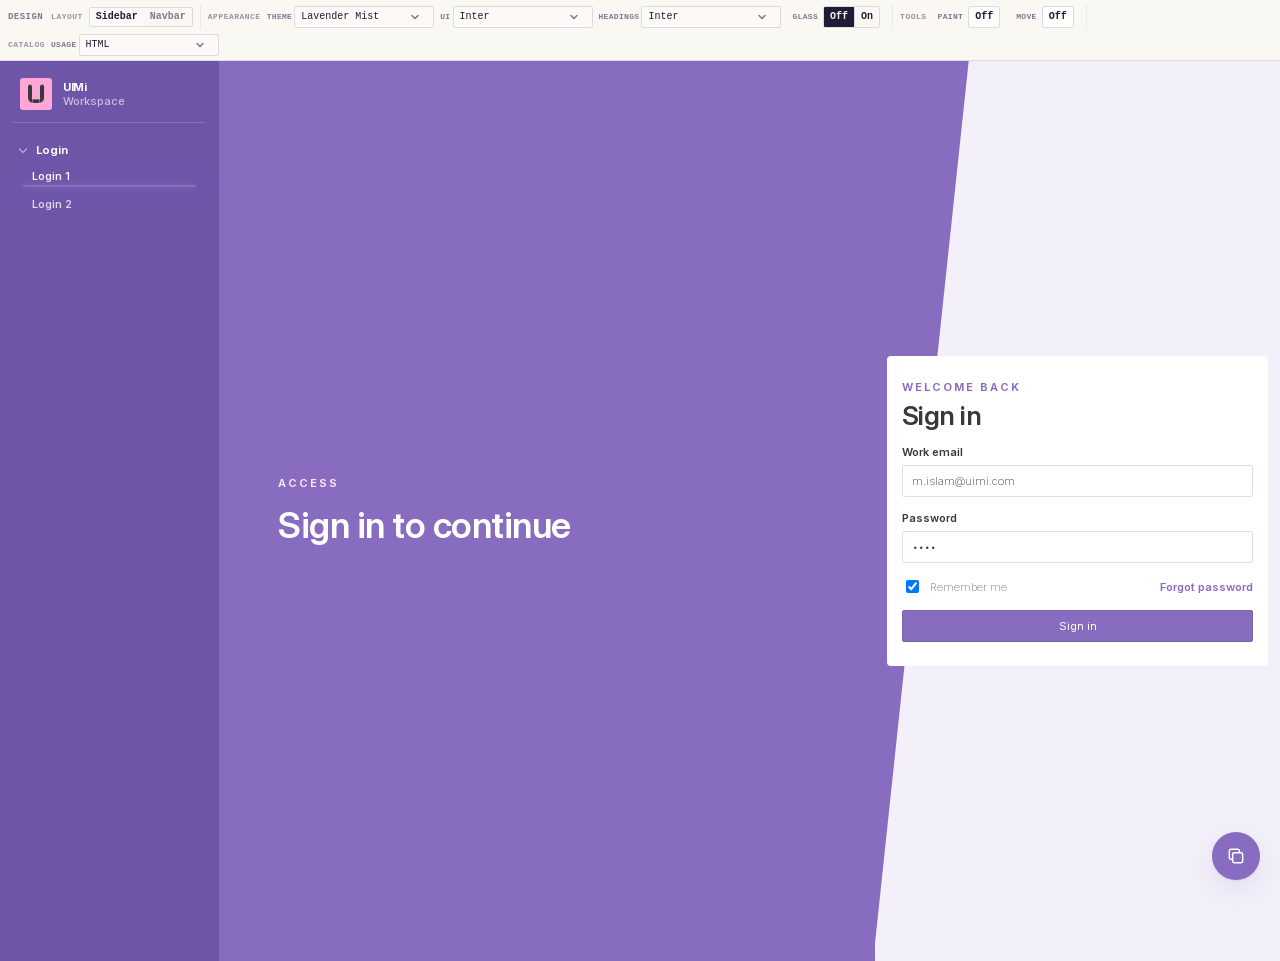
<file: index.html>
<!DOCTYPE html>
<html lang="en">
  <head>
    <meta charset="UTF-8" />
    <meta name="viewport" content="width=device-width, initial-scale=1" />
    <title>Console</title>
    <link rel="stylesheet" href="uimi.css?v=studio51" />
    <script>
      document.documentElement.setAttribute(
        "data-uimi-session",
        localStorage.getItem("uimi-session") === "in" || sessionStorage.getItem("uimi-session") === "in" ? "in" : "out"
      );
    </script>
  </head>
  <body class="uimi-body">
    <!-- AUTHORING ONLY — Design bar / Paint / Move / Glass. Not product UI. Do not copy into apps. -->
    <aside class="uimi-studio" data-uimi-kit="authoring" aria-label="Design settings">
      <p class="uimi-studio__brand">Design</p>

      <div class="uimi-studio__section" role="group" aria-label="Layout">
        <span class="uimi-studio__section-label">Layout</span>
        <div class="uimi-shell-switch" role="group" aria-label="Navigation layout">
          <button type="button" data-uimi-shell-choice="sidebar">Sidebar</button>
          <button type="button" data-uimi-shell-choice="navbar">Navbar</button>
        </div>
      </div>

      <span class="uimi-studio__rule" role="separator" aria-hidden="true"></span>

      <div class="uimi-studio__section" role="group" aria-label="Appearance">
        <span class="uimi-studio__section-label">Appearance</span>
        <label class="uimi-font-picker">
          <span class="uimi-font-picker__label">Theme</span>
          <select class="uimi-select uimi-select--compact" data-uimi-palette-select aria-label="Choose theme">
            <option value="apricot">Apricot</option>
            <option value="midnight">Midnight</option>
            <option value="pastel">Pastel</option>
            <option value="lavender-mist">Lavender Mist</option>
          </select>
        </label>
        <label class="uimi-font-picker">
          <span class="uimi-font-picker__label">UI</span>
          <select class="uimi-select uimi-select--compact" data-uimi-font-select aria-label="Choose UI typeface">
            <option value="inter">Inter</option>
            <option value="cooper-hewitt">Cooper Hewitt</option>
            <option value="poppins">Poppins</option>
          </select>
        </label>
        <label class="uimi-font-picker">
          <span class="uimi-font-picker__label">Headings</span>
          <select class="uimi-select uimi-select--compact" data-uimi-display-select aria-label="Choose heading typeface">
            <option value="inter">Inter</option>
            <option value="cooper-hewitt">Cooper Hewitt</option>
            <option value="poppins">Poppins</option>
          </select>
        </label>
        <div
          class="uimi-studio__cluster"
          role="group"
          aria-label="Liquid Glass"
          title="When on, selected surfaces use liquid glass. Theme colors stay the same."
        >
          <span class="uimi-font-picker__label">Glass</span>
          <div class="uimi-studio__segment" role="group" aria-label="Glass mode">
            <button type="button" class="uimi-studio-chip" data-uimi-glass-mode="off" aria-pressed="true">Off</button>
            <button type="button" class="uimi-studio-chip" data-uimi-glass-mode="on" aria-pressed="false">On</button>
          </div>
          <div class="uimi-studio__secondary" data-uimi-glass-secondary>
            <button type="button" class="uimi-studio-chip uimi-studio-chip--quiet" data-uimi-glass-clear>Clear</button>
            <span class="uimi-studio-meta" data-uimi-glass-count>0 glass</span>
          </div>
        </div>
      </div>

      <span class="uimi-studio__rule" role="separator" aria-hidden="true"></span>

      <div class="uimi-studio__section" role="group" aria-label="Tools">
        <span class="uimi-studio__section-label">Tools</span>
        <div class="uimi-studio__cluster" role="group" aria-label="Paint">
          <span class="uimi-font-picker__label">Paint</span>
          <button type="button" class="uimi-studio-chip" data-uimi-paint-toggle aria-pressed="false">Off</button>
          <div class="uimi-studio__secondary" data-uimi-paint-secondary>
            <button type="button" class="uimi-studio-chip uimi-studio-chip--quiet" data-uimi-paint-undo disabled>Undo</button>
            <button type="button" class="uimi-studio-chip uimi-studio-chip--quiet" data-uimi-paint-save disabled>Save</button>
            <button type="button" class="uimi-studio-chip uimi-studio-chip--quiet" data-uimi-paint-clear>Clear</button>
            <span class="uimi-studio-meta" data-uimi-paint-count>0 picks</span>
            <span class="uimi-studio-meta" data-uimi-paint-status hidden>Unsaved</span>
          </div>
        </div>
        <div class="uimi-studio__cluster" role="group" aria-label="Move">
          <span class="uimi-font-picker__label">Move</span>
          <button type="button" class="uimi-studio-chip" data-uimi-move-toggle aria-pressed="false">Off</button>
          <div class="uimi-studio__secondary" data-uimi-move-secondary>
            <button type="button" class="uimi-studio-chip uimi-studio-chip--quiet" data-uimi-move-undo disabled>Undo</button>
            <button type="button" class="uimi-studio-chip uimi-studio-chip--quiet" data-uimi-move-save disabled>Save</button>
            <button type="button" class="uimi-studio-chip uimi-studio-chip--quiet" data-uimi-move-clear>Clear</button>
            <span class="uimi-studio-meta" data-uimi-move-count>0 moves</span>
            <span class="uimi-studio-meta" data-uimi-move-status hidden>Unsaved</span>
          </div>
        </div>
      </div>

      <span class="uimi-studio__rule" role="separator" aria-hidden="true"></span>

      <div class="uimi-studio__section" role="group" aria-label="Catalog">
        <span class="uimi-studio__section-label">Catalog</span>
        <label class="uimi-font-picker">
          <span class="uimi-font-picker__label">Usage</span>
          <select class="uimi-select uimi-select--compact" data-uimi-stack-select aria-label="Choose framework">
            <option value="html">HTML</option>
            <option value="react">React</option>
            <option value="vue">Vue</option>
            <option value="svelte">Svelte</option>
          </select>
        </label>
      </div>
    </aside>
    <!-- CATALOG SHELL — multi-variant nav + kit brand for preview only. Pick one page; do not ship this whole shell. -->
    <div class="uimi-app" data-uimi-kit="catalog">
      <header class="uimi-navbar">
        <a class="uimi-brand" href="#dashboard" data-uimi-kit="catalog">
          <span class="uimi-mark uimi-kit-mark" aria-hidden="true"></span>
          <span>
            <strong>UIMi</strong>
            <small>Workspace</small>
          </span>
        </a>
        <nav class="uimi-nav uimi-navbar-links">
          <details class="uimi-nav-sub">
            <summary>
              <svg class="uimi-nav-ico" width="14" height="14" viewBox="0 0 24 24" fill="none" stroke="currentColor" stroke-width="1.8" aria-hidden="true"><path d="M20 21a8 8 0 0 0-16 0"/><circle cx="12" cy="8" r="4"/></svg>
              Login
            </summary>
            <div class="uimi-nav-flyout">
              <a href="#login-1">Login 1</a>
              <a href="#login-2">Login 2</a>
            </div>
          </details>
          <details class="uimi-nav-sub">
            <summary>
              <svg class="uimi-nav-ico" width="14" height="14" viewBox="0 0 24 24" fill="none" stroke="currentColor" stroke-width="1.8" aria-hidden="true"><rect x="3" y="3" width="7" height="9" rx="1"/><rect x="14" y="3" width="7" height="5" rx="1"/><rect x="14" y="12" width="7" height="9" rx="1"/><rect x="3" y="16" width="7" height="5" rx="1"/></svg>
              Dashboard
            </summary>
            <div class="uimi-nav-flyout">
              <a href="#dashboard-1">Dashboard 1</a>
              <a href="#dashboard-2">Dashboard 2</a>
              <a href="#dashboard-3">Dashboard 3</a>
            </div>
          </details>
          <a href="#buttons">
            <svg class="uimi-nav-ico" width="14" height="14" viewBox="0 0 24 24" fill="none" stroke="currentColor" stroke-width="1.8" aria-hidden="true"><rect x="3" y="8" width="18" height="8" rx="4"/></svg>
            Buttons
          </a>
          <a href="#cards">
            <svg class="uimi-nav-ico" width="14" height="14" viewBox="0 0 24 24" fill="none" stroke="currentColor" stroke-width="1.8" aria-hidden="true"><rect x="3" y="5" width="18" height="14" rx="2"/><path d="M3 10h18"/></svg>
            Cards
          </a>
          <a href="#tables">
            <svg class="uimi-nav-ico" width="14" height="14" viewBox="0 0 24 24" fill="none" stroke="currentColor" stroke-width="1.8" aria-hidden="true"><path d="M4 4h16v16H4z"/><path d="M4 10h16M10 4v16"/></svg>
            Tables
          </a>
          <a href="#notifications">
            <svg class="uimi-nav-ico" width="14" height="14" viewBox="0 0 24 24" fill="none" stroke="currentColor" stroke-width="1.8" aria-hidden="true"><path d="M6 9a6 6 0 1 1 12 0c0 7 3 7 3 7H3s3 0 3-7"/><path d="M10 19a2 2 0 0 0 4 0"/></svg>
            Notifications
          </a>
          <a href="#badges">
            <svg class="uimi-nav-ico" width="14" height="14" viewBox="0 0 24 24" fill="none" stroke="currentColor" stroke-width="1.8" aria-hidden="true"><path d="M12 3 14.5 8.5 20.5 9.3 16.2 13.4 17.4 19.3 12 16.4 6.6 19.3 7.8 13.4 3.5 9.3 9.5 8.5 12 3z"/></svg>
            Badges
          </a>
          <a href="#charts">
            <svg class="uimi-nav-ico" width="14" height="14" viewBox="0 0 24 24" fill="none" stroke="currentColor" stroke-width="1.8" aria-hidden="true"><path d="M4 19V6m5 13V9m5 10V4m5 15v-7"/></svg>
            Charts
          </a>
          <a href="#forms">
            <svg class="uimi-nav-ico" width="14" height="14" viewBox="0 0 24 24" fill="none" stroke="currentColor" stroke-width="1.8" aria-hidden="true"><path d="M14 3H6a2 2 0 0 0-2 2v14a2 2 0 0 0 2 2h12a2 2 0 0 0 2-2V9z"/><path d="M14 3v6h6M8 13h8M8 17h5"/></svg>
            Forms
          </a>
          <a href="#tabs">
            <svg class="uimi-nav-ico" width="14" height="14" viewBox="0 0 24 24" fill="none" stroke="currentColor" stroke-width="1.8" aria-hidden="true"><path d="M4 7h6l2 2h8v10H4z"/><path d="M4 9h16"/></svg>
            Tabs
          </a>
        </nav>
        <label class="uimi-search">
          <svg width="16" height="16" viewBox="0 0 24 24" fill="none" stroke="currentColor" stroke-width="2"><circle cx="11" cy="11" r="7"/><path d="m20 20-3.2-3.2"/></svg>
          <input placeholder="Search accounts, invoices..." />
        </label>
        <div class="uimi-cluster">
          <div class="uimi-notify">
            <button class="uimi-icon-btn" type="button" data-uimi-notify-toggle aria-expanded="false" aria-label="Notifications">
              <svg width="18" height="18" viewBox="0 0 24 24" fill="none" stroke="currentColor" stroke-width="1.8"><path d="M6 9a6 6 0 1 1 12 0c0 7 3 7 3 7H3s3 0 3-7"/><path d="M10 19a2 2 0 0 0 4 0"/></svg>
              <span class="uimi-notify-count">3</span>
            </button>
            <div class="uimi-notify-panel" hidden>
              <div class="uimi-notify-head">
                <strong>Notifications</strong>
                <span class="uimi-badge uimi-badge--info">3 new</span>
              </div>
              <a class="uimi-notify-item" href="#tables">
                <span class="uimi-dot" style="background:var(--uimi-success)"></span>
                <span><strong>Invoice #2400 approved</strong><small>2 min ago</small></span>
              </a>
              <a class="uimi-notify-item" href="#tables">
                <span class="uimi-dot"></span>
                <span><strong>New order #1832412</strong><small>1 hr ago</small></span>
              </a>
              <a class="uimi-notify-item" href="#notifications">
                <span class="uimi-dot" style="background:var(--uimi-warning)"></span>
                <span><strong>Payment method updated</strong><small>Yesterday</small></span>
              </a>
            </div>
          </div>
          <span class="uimi-who" title="A. Rahman"><span class="uimi-avatar">AR</span><span class="uimi-who-name"> A. Rahman</span></span>
          <div class="uimi-theme">
            <button class="uimi-icon-btn" type="button" data-uimi-theme-toggle aria-expanded="false" aria-haspopup="menu" aria-label="Theme">
              <svg width="18" height="18" viewBox="0 0 24 24" fill="none" stroke="currentColor" stroke-width="1.8" stroke-linecap="round" stroke-linejoin="round" aria-hidden="true"><path d="M12 2C6.5 2 2 6.5 2 12s4.5 10 10 10c.9 0 1.65-.75 1.65-1.69 0-.44-.18-.83-.44-1.12-.29-.29-.44-.65-.44-1.13a1.64 1.64 0 0 1 1.67-1.67h2c3.05 0 5.56-2.5 5.56-5.55C21.97 6.01 17.46 2 12 2z"/><circle cx="13.5" cy="6.5" r="1" fill="currentColor" stroke="none"/><circle cx="17.5" cy="10.5" r="1" fill="currentColor" stroke="none"/><circle cx="8.5" cy="7.5" r="1" fill="currentColor" stroke="none"/><circle cx="6.5" cy="12.5" r="1" fill="currentColor" stroke="none"/></svg>
            </button>
            <div class="uimi-theme-panel" hidden role="menu" aria-label="Themes">
              <div class="uimi-theme-head">Theme</div>
              <button class="uimi-theme-choice" type="button" role="menuitemradio" data-uimi-theme-choice="apricot" aria-pressed="false"><span class="uimi-theme-swatch" aria-hidden="true"></span>Apricot</button>
              <button class="uimi-theme-choice" type="button" role="menuitemradio" data-uimi-theme-choice="midnight" aria-pressed="false"><span class="uimi-theme-swatch" aria-hidden="true"></span>Midnight</button>
              <button class="uimi-theme-choice" type="button" role="menuitemradio" data-uimi-theme-choice="pastel" aria-pressed="false"><span class="uimi-theme-swatch" aria-hidden="true"></span>Pastel</button>
              <button class="uimi-theme-choice" type="button" role="menuitemradio" data-uimi-theme-choice="lavender-mist" aria-pressed="false"><span class="uimi-theme-swatch" aria-hidden="true"></span>Lavender Mist</button>
            </div>
          </div>
          <button class="uimi-icon-btn uimi-signout" type="button" data-uimi-sign-out>
            <svg width="18" height="18" viewBox="0 0 24 24" fill="none" stroke="currentColor" stroke-width="1.8" aria-hidden="true"><path d="M9 21H5a2 2 0 0 1-2-2V5a2 2 0 0 1 2-2h4"/><polyline points="16 17 21 12 16 7"/><line x1="21" y1="12" x2="9" y2="12"/></svg>
            <span class="uimi-sr-only">Sign out</span>
          </button>
          <button class="uimi-icon-btn uimi-menu" type="button" data-uimi-sidebar-toggle aria-label="Open menu">
            <svg width="18" height="18" viewBox="0 0 24 24" fill="none" stroke="currentColor" stroke-width="2"><path d="M4 7h16M4 12h16M4 17h16"/></svg>
          </button>
        </div>
      </header>
      <aside class="uimi-sidebar">
        <a class="uimi-brand" href="#dashboard" data-uimi-kit="catalog">
          <span class="uimi-mark uimi-kit-mark" aria-hidden="true"></span>
          <span>
            <strong>UIMi</strong>
            <small>Workspace</small>
          </span>
        </a>
        <nav class="uimi-nav uimi-sidenav" aria-label="Main">
          <details class="uimi-nav-group uimi-nav-sub" open>
            <summary>Login</summary>
            <div class="uimi-nav-flyout">
              <a href="#login-1">Login 1</a>
              <a href="#login-2">Login 2</a>
            </div>
          </details>
          <details class="uimi-nav-group uimi-nav-sub" open>
            <summary>Dashboard</summary>
            <div class="uimi-nav-flyout">
              <a class="is-active" href="#dashboard-1">Dashboard 1</a>
              <a href="#dashboard-2">Dashboard 2</a>
              <a href="#dashboard-3">Dashboard 3</a>
            </div>
          </details>
          <a href="#settings">Settings</a>
          <details class="uimi-nav-group" open>
            <summary>Components</summary>
            <p class="uimi-nav-label">Actions</p>
            <a href="#buttons">Buttons</a>
            <a href="#cards">Cards</a>
            <p class="uimi-nav-label">Data display</p>
            <a href="#tables">Tables</a>
            <a href="#charts">Charts</a>
            <p class="uimi-nav-label">Feedback</p>
            <a href="#notifications">Notifications</a>
            <a href="#badges">Badges</a>
            <p class="uimi-nav-label">Inputs</p>
            <a href="#forms">Forms</a>
            <p class="uimi-nav-label">Navigation</p>
            <a href="#tabs">Tabs</a>
          </details>
        </nav>
      </aside>

      <main class="uimi-main">
        <header class="uimi-topbar">
          <div class="uimi-cluster">
            <button class="uimi-icon-btn uimi-menu" type="button" data-uimi-sidebar-toggle aria-label="Open menu">
              <svg width="18" height="18" viewBox="0 0 24 24" fill="none" stroke="currentColor" stroke-width="2"><path d="M4 7h16M4 12h16M4 17h16"/></svg>
            </button>
            <label class="uimi-search">
              <svg width="16" height="16" viewBox="0 0 24 24" fill="none" stroke="currentColor" stroke-width="2"><circle cx="11" cy="11" r="7"/><path d="m20 20-3.2-3.2"/></svg>
              <input placeholder="Search accounts, invoices..." />
            </label>
          </div>
          <div class="uimi-cluster">
            <div class="uimi-notify">
              <button class="uimi-icon-btn" type="button" data-uimi-notify-toggle aria-expanded="false" aria-label="Notifications">
                <svg width="18" height="18" viewBox="0 0 24 24" fill="none" stroke="currentColor" stroke-width="1.8"><path d="M6 9a6 6 0 1 1 12 0c0 7 3 7 3 7H3s3 0 3-7"/><path d="M10 19a2 2 0 0 0 4 0"/></svg>
                <span class="uimi-notify-count">3</span>
              </button>
              <div class="uimi-notify-panel" hidden>
                <div class="uimi-notify-head">
                  <strong>Notifications</strong>
                  <span class="uimi-badge uimi-badge--info">3 new</span>
                </div>
                <a class="uimi-notify-item" href="#tables">
                  <span class="uimi-dot" style="background:var(--uimi-success)"></span>
                  <span><strong>Invoice #2400 approved</strong><small>2 min ago</small></span>
                </a>
                <a class="uimi-notify-item" href="#tables">
                  <span class="uimi-dot"></span>
                  <span><strong>New order #1832412</strong><small>1 hr ago</small></span>
                </a>
                <a class="uimi-notify-item" href="#notifications">
                  <span class="uimi-dot" style="background:var(--uimi-warning)"></span>
                  <span><strong>Payment method updated</strong><small>Yesterday</small></span>
                </a>
              </div>
            </div>
            <span class="uimi-who" title="A. Rahman"><span class="uimi-avatar">AR</span><span class="uimi-who-name"> A. Rahman</span></span>
            <div class="uimi-theme">
              <button class="uimi-icon-btn" type="button" data-uimi-theme-toggle aria-expanded="false" aria-haspopup="menu" aria-label="Theme">
                <svg width="18" height="18" viewBox="0 0 24 24" fill="none" stroke="currentColor" stroke-width="1.8" stroke-linecap="round" stroke-linejoin="round" aria-hidden="true"><path d="M12 2C6.5 2 2 6.5 2 12s4.5 10 10 10c.9 0 1.65-.75 1.65-1.69 0-.44-.18-.83-.44-1.12-.29-.29-.44-.65-.44-1.13a1.64 1.64 0 0 1 1.67-1.67h2c3.05 0 5.56-2.5 5.56-5.55C21.97 6.01 17.46 2 12 2z"/><circle cx="13.5" cy="6.5" r="1" fill="currentColor" stroke="none"/><circle cx="17.5" cy="10.5" r="1" fill="currentColor" stroke="none"/><circle cx="8.5" cy="7.5" r="1" fill="currentColor" stroke="none"/><circle cx="6.5" cy="12.5" r="1" fill="currentColor" stroke="none"/></svg>
              </button>
              <div class="uimi-theme-panel" hidden role="menu" aria-label="Themes">
                <div class="uimi-theme-head">Theme</div>
                <button class="uimi-theme-choice" type="button" role="menuitemradio" data-uimi-theme-choice="apricot" aria-pressed="false"><span class="uimi-theme-swatch" aria-hidden="true"></span>Apricot</button>
                <button class="uimi-theme-choice" type="button" role="menuitemradio" data-uimi-theme-choice="midnight" aria-pressed="false"><span class="uimi-theme-swatch" aria-hidden="true"></span>Midnight</button>
                <button class="uimi-theme-choice" type="button" role="menuitemradio" data-uimi-theme-choice="pastel" aria-pressed="false"><span class="uimi-theme-swatch" aria-hidden="true"></span>Pastel</button>
                <button class="uimi-theme-choice" type="button" role="menuitemradio" data-uimi-theme-choice="lavender-mist" aria-pressed="false"><span class="uimi-theme-swatch" aria-hidden="true"></span>Lavender Mist</button>
              </div>
            </div>
            <button class="uimi-icon-btn uimi-signout" type="button" data-uimi-sign-out>
              <svg width="18" height="18" viewBox="0 0 24 24" fill="none" stroke="currentColor" stroke-width="1.8" aria-hidden="true"><path d="M9 21H5a2 2 0 0 1-2-2V5a2 2 0 0 1 2-2h4"/><polyline points="16 17 21 12 16 7"/><line x1="21" y1="12" x2="9" y2="12"/></svg>
              <span class="uimi-sr-only">Sign out</span>
            </button>
          </div>
        </header>

        <section class="uimi-page" data-uimi-page="login-1" hidden>
          <section class="uimi-auth uimi-auth--split uimi-auth--slant">
            <div class="uimi-auth-brand">
              <span class="uimi-auth-slant" aria-hidden="true"></span>
              <p class="uimi-kicker">Access</p>
              <h1 class="uimi-display">Sign in to continue</h1>
            </div>
            <form class="uimi-auth-card" data-uimi-login>
              <div class="uimi-auth-card-head">
                <div>
                  <p class="uimi-kicker" style="color:var(--uimi-primary)">Welcome back</p>
                  <h2 class="uimi-display" style="font-size:26px;color:var(--uimi-ink)">Sign in</h2>
                </div>
              </div>
              <p class="uimi-auth-msg" data-uimi-login-msg hidden></p>
              <label class="uimi-field">
                <span class="uimi-label">Work email</span>
                <input class="uimi-input" name="email" type="email" autocomplete="off" value="m.islam@uimi.com" />
              </label>
              <label class="uimi-field">
                <span class="uimi-label">Password</span>
                <input class="uimi-input" name="password" type="password" autocomplete="off" value="uimi" />
              </label>
              <div class="uimi-auth-row">
                <label class="uimi-check"><input type="checkbox" name="remember" checked /> Remember me</label>
                <button class="uimi-link" type="button" data-uimi-forgot>Forgot password</button>
              </div>
              <button class="uimi-btn uimi-btn--primary" type="submit">Sign in</button>
            </form>
          </section>
        </section>

        <section class="uimi-page" data-uimi-page="login-2" hidden>
          <section class="uimi-auth uimi-auth--center">
            <form class="uimi-auth-card uimi-card" data-uimi-login>
              <div class="uimi-auth-card-head">
                <div>
                  <p class="uimi-kicker" style="color:var(--uimi-primary)">Welcome back</p>
                  <h2 class="uimi-display" style="font-size:26px;color:var(--uimi-ink)">Sign in</h2>
                </div>
              </div>
              <p class="uimi-muted" style="margin:0">Use your work email to continue.</p>
              <p class="uimi-auth-msg" data-uimi-login-msg hidden></p>
              <label class="uimi-field">
                <span class="uimi-label">Work email</span>
                <input class="uimi-input" name="email" type="email" autocomplete="off" value="m.islam@uimi.com" />
              </label>
              <label class="uimi-field">
                <span class="uimi-label">Password</span>
                <input class="uimi-input" name="password" type="password" autocomplete="off" value="uimi" />
              </label>
              <div class="uimi-auth-row">
                <label class="uimi-check"><input type="checkbox" name="remember" checked /> Remember me</label>
                <button class="uimi-link" type="button" data-uimi-forgot>Forgot password</button>
              </div>
              <button class="uimi-btn uimi-btn--primary" type="submit">Sign in</button>
            </form>
          </section>
        </section>

        <section class="uimi-page" data-uimi-page="dashboard-1">
        <section class="uimi-card uimi-banner">
          <p class="uimi-kicker">Overview</p>
          <h1 class="uimi-display">Good afternoon, Amina</h1>
          <p>Three invoices are waiting on approval and the Contoso migration is 10% complete. Review the pipeline before Friday’s finance meeting.</p>
          <div class="uimi-cluster">
            <a class="uimi-btn uimi-btn--white" href="#">Review invoices</a>
            <a class="uimi-btn uimi-btn--on-dark" href="#">Open accounts</a>
            <a class="uimi-btn uimi-btn--on-dark" href="#">View reports</a>
          </div>
        </section>

        <section class="uimi-grid">
          <article class="uimi-card uimi-col-3">
            <div class="uimi-stat">
              <div>
                <div class="uimi-muted">Revenue</div>
                <strong>$53,000</strong>
                <span class="uimi-delta uimi-delta--up">+5.5% vs yesterday</span>
              </div>
              <div class="uimi-iconbox uimi-iconbox--primary">
                <svg viewBox="0 0 24 24" fill="none" stroke="currentColor" stroke-width="1.8"><path d="M4 18V7m5 11V4m5 14V9m5 9V6"/></svg>
              </div>
            </div>
          </article>
          <article class="uimi-card uimi-col-3">
            <div class="uimi-stat">
              <div>
                <div class="uimi-muted">Active accounts</div>
                <strong>2,300</strong>
                <span class="uimi-delta uimi-delta--up">+3% vs last week</span>
              </div>
              <div class="uimi-iconbox uimi-iconbox--info">
                <svg viewBox="0 0 24 24" fill="none" stroke="currentColor" stroke-width="1.8"><path d="M16 21v-2a4 4 0 0 0-4-4H7a4 4 0 0 0-4 4v2"/><circle cx="9.5" cy="7.5" r="3.5"/><path d="M22 21v-2a4 4 0 0 0-3-3.87M16.5 4.13a4 4 0 0 1 0 7.75"/></svg>
              </div>
            </div>
          </article>
          <article class="uimi-card uimi-col-3">
            <div class="uimi-stat">
              <div>
                <div class="uimi-muted">New clients</div>
                <strong>48</strong>
                <span class="uimi-delta uimi-delta--down">-2% vs last quarter</span>
              </div>
              <div class="uimi-iconbox uimi-iconbox--warning">
                <svg viewBox="0 0 24 24" fill="none" stroke="currentColor" stroke-width="1.8" stroke-linejoin="miter"><rect x="3" y="5" width="18" height="14" rx="0"/><path d="m3 8 9 6 9-6"/></svg>
              </div>
            </div>
          </article>
          <article class="uimi-card uimi-col-3">
            <div class="uimi-stat">
              <div>
                <div class="uimi-muted">Pipeline</div>
                <strong>$103,430</strong>
                <span class="uimi-delta uimi-delta--up">+5% vs last month</span>
              </div>
              <div class="uimi-iconbox uimi-iconbox--success">
                <svg viewBox="0 0 24 24" fill="none" stroke="currentColor" stroke-width="1.8"><path d="M4 20h16M7 16V8m5 8V4m5 12v-5"/></svg>
              </div>
            </div>
          </article>

          <article class="uimi-card uimi-col-7">
            <div class="uimi-cluster" style="justify-content:space-between">
              <div>
                <h3>Revenue overview</h3>
                <p class="uimi-muted" style="margin:3px 0 0">Year to date <strong class="uimi-delta uimi-delta--up">+12.4%</strong></p>
              </div>
              <span class="uimi-badge uimi-badge--info">Current</span>
            </div>
            <div class="uimi-chart" data-uimi-chart data-uimi-chart-type="bar" data-uimi-chart-color="primary" data-uimi-chart-values="42,58,36,72,54,88,64,76,48,91,70,62" data-uimi-chart-labels="Q1,Q2,Q3,Q4"></div>
          </article>

          <article class="uimi-card uimi-col-5">
            <h3>Delivery status</h3>
            <p class="uimi-muted">Workstreams this quarter</p>
            <div style="display:grid;gap:16px;margin-top:16px">
              <div>
                <div class="uimi-cluster" style="justify-content:space-between"><span>Platform migration</span><strong>80%</strong></div>
                <div class="uimi-progress uimi-progress--navy"><span style="width:80%"></span></div>
              </div>
              <div>
                <div class="uimi-cluster" style="justify-content:space-between"><span>Client onboarding</span><strong>64%</strong></div>
                <div class="uimi-progress"><span style="width:64%"></span></div>
              </div>
              <div>
                <div class="uimi-cluster" style="justify-content:space-between"><span>Compliance review</span><strong>92%</strong></div>
                <div class="uimi-progress uimi-progress--green"><span style="width:92%"></span></div>
              </div>
            </div>
          </article>
        </section>
        </section>

        <section class="uimi-page" data-uimi-page="dashboard-2" hidden>
        <header class="uimi-page-head">
          <p class="uimi-kicker">Overview</p>
          <h1 class="uimi-display">Overview</h1>
          <p>Accounts, delivery, and finance for this week.</p>
        </header>
        <section class="uimi-grid">
          <article class="uimi-card uimi-col-3">
            <div class="uimi-stat">
              <div>
                <div class="uimi-muted">Revenue</div>
                <strong>$53,000</strong>
                <span class="uimi-delta uimi-delta--up">+5.5% vs yesterday</span>
              </div>
              <div class="uimi-iconbox uimi-iconbox--primary">
                <svg viewBox="0 0 24 24" fill="none" stroke="currentColor" stroke-width="1.8"><path d="M4 18V7m5 11V4m5 14V9m5 9V6"/></svg>
              </div>
            </div>
          </article>
          <article class="uimi-card uimi-col-3">
            <div class="uimi-stat">
              <div>
                <div class="uimi-muted">Active accounts</div>
                <strong>2,300</strong>
                <span class="uimi-delta uimi-delta--up">+3% vs last week</span>
              </div>
              <div class="uimi-iconbox uimi-iconbox--info">
                <svg viewBox="0 0 24 24" fill="none" stroke="currentColor" stroke-width="1.8"><path d="M16 21v-2a4 4 0 0 0-4-4H7a4 4 0 0 0-4 4v2"/><circle cx="9.5" cy="7.5" r="3.5"/><path d="M22 21v-2a4 4 0 0 0-3-3.87M16.5 4.13a4 4 0 0 1 0 7.75"/></svg>
              </div>
            </div>
          </article>
          <article class="uimi-card uimi-col-3">
            <div class="uimi-stat">
              <div>
                <div class="uimi-muted">New clients</div>
                <strong>48</strong>
                <span class="uimi-delta uimi-delta--down">-2% vs last quarter</span>
              </div>
              <div class="uimi-iconbox uimi-iconbox--warning">
                <svg viewBox="0 0 24 24" fill="none" stroke="currentColor" stroke-width="1.8" stroke-linejoin="miter"><rect x="3" y="5" width="18" height="14" rx="0"/><path d="m3 8 9 6 9-6"/></svg>
              </div>
            </div>
          </article>
          <article class="uimi-card uimi-col-3">
            <div class="uimi-stat">
              <div>
                <div class="uimi-muted">Pipeline</div>
                <strong>$103,430</strong>
                <span class="uimi-delta uimi-delta--up">+5% vs last month</span>
              </div>
              <div class="uimi-iconbox uimi-iconbox--success">
                <svg viewBox="0 0 24 24" fill="none" stroke="currentColor" stroke-width="1.8"><path d="M4 20h16M7 16V8m5 8V4m5 12v-5"/></svg>
              </div>
            </div>
          </article>
          <article class="uimi-card uimi-col-7">
            <div class="uimi-cluster" style="justify-content:space-between">
              <div>
                <h3>Revenue overview</h3>
                <p class="uimi-muted" style="margin:3px 0 0">Year to date <strong class="uimi-delta uimi-delta--up">+12.4%</strong></p>
              </div>
              <span class="uimi-badge uimi-badge--info">Current</span>
            </div>
            <div class="uimi-chart" data-uimi-chart data-uimi-chart-type="stacked" data-uimi-chart-color="primary" data-uimi-chart-values="18,14,10,8,6,22,16,12,9,7,20,18,11,10,8,26,20,14,12,9" data-uimi-chart-labels="Q1,Q2,Q3,Q4" data-uimi-chart-series="Platform,Onboarding,Compliance,Support,Ops"></div>
          </article>
          <article class="uimi-card uimi-col-5">
            <h3>Delivery status</h3>
            <p class="uimi-muted">Workstreams this quarter</p>
            <div style="display:grid;gap:16px;margin-top:16px">
              <div>
                <div class="uimi-cluster" style="justify-content:space-between"><span>Platform migration</span><strong>80%</strong></div>
                <div class="uimi-progress uimi-progress--navy"><span style="width:80%"></span></div>
              </div>
              <div>
                <div class="uimi-cluster" style="justify-content:space-between"><span>Client onboarding</span><strong>64%</strong></div>
                <div class="uimi-progress"><span style="width:64%"></span></div>
              </div>
              <div>
                <div class="uimi-cluster" style="justify-content:space-between"><span>Compliance review</span><strong>92%</strong></div>
                <div class="uimi-progress uimi-progress--green"><span style="width:92%"></span></div>
              </div>
            </div>
          </article>
        </section>
        </section>

        <section class="uimi-page" data-uimi-page="dashboard-3" hidden>
        <header class="uimi-page-head">
          <div class="uimi-cluster" style="justify-content:space-between;align-items:flex-end">
            <div>
              <p class="uimi-kicker">Today</p>
              <h1 class="uimi-display">Work queue</h1>
              <p>Invoices waiting on finance, plus recent activity.</p>
            </div>
            <div class="uimi-cluster">
              <a class="uimi-btn uimi-btn--primary" href="#">Review invoices</a>
              <a class="uimi-btn uimi-btn--ghost" href="#">View reports</a>
            </div>
          </div>
        </header>
        <section class="uimi-grid">
          <article class="uimi-card uimi-col-6">
            <div class="uimi-stat">
              <div>
                <div class="uimi-muted">Waiting on finance</div>
                <strong>3 invoices</strong>
                <span class="uimi-muted">Northwind, Contoso, Acme</span>
              </div>
              <span class="uimi-badge uimi-badge--warn">In review</span>
            </div>
          </article>
          <article class="uimi-card uimi-col-6">
            <div class="uimi-stat">
              <div>
                <div class="uimi-muted">Delivery this week</div>
                <strong>10%</strong>
                <span class="uimi-delta uimi-delta--up">Contoso migration</span>
              </div>
              <span class="uimi-badge uimi-badge--info">Active</span>
            </div>
          </article>
          <article class="uimi-card uimi-col-7">
            <h3>Accounts</h3>
            <p class="uimi-muted">Teams and completion in one grid</p>
            <div class="uimi-table-wrap">
              <table class="uimi-table">
                <thead>
                  <tr>
                    <th>Account</th>
                    <th>Team</th>
                    <th>Budget</th>
                    <th>Completion</th>
                  </tr>
                </thead>
                <tbody>
                  <tr>
                    <td><span class="uimi-who"><span class="uimi-avatar">NW</span> Northwind ERP</span></td>
                    <td>8</td>
                    <td>$14,000</td>
                    <td>
                      <div class="uimi-progress uimi-progress--navy"><span style="width:60%"></span></div>
                    </td>
                  </tr>
                  <tr>
                    <td><span class="uimi-who"><span class="uimi-avatar">CT</span> Contoso migration</span></td>
                    <td>5</td>
                    <td>$3,000</td>
                    <td>
                      <div class="uimi-progress"><span style="width:10%"></span></div>
                    </td>
                  </tr>
                  <tr>
                    <td><span class="uimi-who"><span class="uimi-avatar">AC</span> Acme finance close</span></td>
                    <td>12</td>
                    <td>$20,500</td>
                    <td>
                      <div class="uimi-progress uimi-progress--green"><span style="width:100%"></span></div>
                    </td>
                  </tr>
                </tbody>
              </table>
            </div>
          </article>
          <article class="uimi-card uimi-col-5">
            <h3>Activity</h3>
            <p class="uimi-muted"><span class="uimi-delta uimi-delta--up">+8</span> updates this week</p>
            <div class="uimi-timeline" style="margin-top:16px">
              <div class="uimi-cluster" style="align-items:flex-start">
                <span class="uimi-dot" style="background:var(--uimi-success)"></span>
                <div>
                  <strong>Invoice #2400 approved</strong>
                  <div class="uimi-muted">22 Dec, 19:20</div>
                </div>
              </div>
              <div class="uimi-cluster" style="align-items:flex-start">
                <span class="uimi-dot"></span>
                <div>
                  <strong>New order #1832412</strong>
                  <div class="uimi-muted">21 Dec, 23:21</div>
                </div>
              </div>
              <div class="uimi-cluster" style="align-items:flex-start">
                <span class="uimi-dot" style="background:var(--uimi-warning)"></span>
                <div>
                  <strong>Payment method updated</strong>
                  <div class="uimi-muted">Yesterday</div>
                </div>
              </div>
            </div>
          </article>
        </section>
        </section>

        <section class="uimi-page" data-uimi-page="buttons" hidden>
          <div class="uimi-btn-shapes" role="table" aria-label="Button shapes">
            <section class="uimi-card" role="cell">
              <p class="uimi-label">Rounded</p>
              <div class="uimi-snippet">
                <pre class="uimi-code"><code>&lt;button class="uimi-btn uimi-btn--primary"&gt;Save&lt;/button&gt;</code></pre>
                <button class="uimi-btn uimi-btn--ghost uimi-btn--sm" type="button" data-uimi-copy>Copy</button>
              </div>
              <p class="uimi-label">Solid</p>
              <div class="uimi-cluster">
                <button class="uimi-btn uimi-btn--primary uimi-btn--solid">Save</button>
                <button class="uimi-btn uimi-btn--info uimi-btn--solid">Invite</button>
                <button class="uimi-btn uimi-btn--success uimi-btn--solid">Approve</button>
                <button class="uimi-btn uimi-btn--warning uimi-btn--solid">Hold</button>
                <button class="uimi-btn uimi-btn--danger uimi-btn--solid">Delete</button>
                <button class="uimi-btn uimi-btn--solid">Archive</button>
              </div>
              <p class="uimi-label">Border</p>
              <div class="uimi-cluster">
                <button class="uimi-btn uimi-btn--primary uimi-btn--border">Save</button>
                <button class="uimi-btn uimi-btn--info uimi-btn--border">Invite</button>
                <button class="uimi-btn uimi-btn--success uimi-btn--border">Approve</button>
                <button class="uimi-btn uimi-btn--warning uimi-btn--border">Hold</button>
                <button class="uimi-btn uimi-btn--danger uimi-btn--border">Delete</button>
                <button class="uimi-btn uimi-btn--border">Archive</button>
              </div>
              <p class="uimi-label">Gradient</p>
              <div class="uimi-cluster">
                <button class="uimi-btn uimi-btn--primary uimi-btn--gradient">Save</button>
                <button class="uimi-btn uimi-btn--info uimi-btn--gradient">Invite</button>
                <button class="uimi-btn uimi-btn--success uimi-btn--gradient">Approve</button>
                <button class="uimi-btn uimi-btn--warning uimi-btn--gradient">Hold</button>
                <button class="uimi-btn uimi-btn--danger uimi-btn--gradient">Delete</button>
                <button class="uimi-btn uimi-btn--gradient">Archive</button>
              </div>
              <p class="uimi-label">Soft</p>
              <div class="uimi-cluster">
                <button class="uimi-btn uimi-btn--primary uimi-btn--soft">Save</button>
                <button class="uimi-btn uimi-btn--info uimi-btn--soft">Invite</button>
                <button class="uimi-btn uimi-btn--success uimi-btn--soft">Approve</button>
                <button class="uimi-btn uimi-btn--warning uimi-btn--soft">Hold</button>
                <button class="uimi-btn uimi-btn--danger uimi-btn--soft">Delete</button>
                <button class="uimi-btn uimi-btn--soft">Archive</button>
              </div>
              <p class="uimi-label">Liquid</p>
              <div class="uimi-cluster" data-uimi-liquid-group>
                <button class="uimi-btn uimi-btn--primary uimi-btn--liquid is-active" type="button" aria-pressed="true">Save</button>
                <button class="uimi-btn uimi-btn--primary uimi-btn--liquid" type="button" aria-pressed="false">Invite</button>
                <button class="uimi-btn uimi-btn--primary uimi-btn--liquid" type="button" aria-pressed="false">Approve</button>
                <button class="uimi-btn uimi-btn--primary uimi-btn--liquid" type="button" aria-pressed="false">Hold</button>
                <button class="uimi-btn uimi-btn--primary uimi-btn--liquid" type="button" aria-pressed="false">Delete</button>
                <button class="uimi-btn uimi-btn--primary uimi-btn--liquid" type="button" aria-pressed="false">Archive</button>
              </div>
              <p class="uimi-label">Flip</p>
              <div class="uimi-cluster">
                <button class="uimi-btn uimi-btn--primary uimi-btn--flip">Save</button>
                <button class="uimi-btn uimi-btn--info uimi-btn--flip">Invite</button>
                <button class="uimi-btn uimi-btn--success uimi-btn--flip">Approve</button>
                <button class="uimi-btn uimi-btn--warning uimi-btn--flip">Hold</button>
                <button class="uimi-btn uimi-btn--danger uimi-btn--flip">Delete</button>
                <button class="uimi-btn uimi-btn--flip">Archive</button>
              </div>
              <p class="uimi-label">Ghost</p>
              <div class="uimi-cluster">
                <button class="uimi-btn uimi-btn--ghost">Cancel</button>
              </div>
              <p class="uimi-label">Sizes</p>
              <div class="uimi-cluster" data-uimi-btn-sizes>
                <button class="uimi-btn uimi-btn--primary uimi-btn--lg">Large</button>
                <button class="uimi-btn uimi-btn--primary uimi-btn--border uimi-btn--md">Medium</button>
                <button class="uimi-btn uimi-btn--primary uimi-btn--gradient uimi-btn--sm">Small</button>
              </div>
            </section>

            <section class="uimi-card" data-uimi-btn-shape="square" role="cell">
              <p class="uimi-label">Square</p>
              <div class="uimi-snippet">
                <pre class="uimi-code"><code>&lt;button class="uimi-btn uimi-btn--primary uimi-btn--square"&gt;Save&lt;/button&gt;</code></pre>
                <button class="uimi-btn uimi-btn--ghost uimi-btn--sm" type="button" data-uimi-copy>Copy</button>
              </div>
              <p class="uimi-label">Solid</p>
              <div class="uimi-cluster">
                <button class="uimi-btn uimi-btn--primary uimi-btn--solid uimi-btn--square">Save</button>
                <button class="uimi-btn uimi-btn--info uimi-btn--solid uimi-btn--square">Invite</button>
                <button class="uimi-btn uimi-btn--success uimi-btn--solid uimi-btn--square">Approve</button>
                <button class="uimi-btn uimi-btn--warning uimi-btn--solid uimi-btn--square">Hold</button>
                <button class="uimi-btn uimi-btn--danger uimi-btn--solid uimi-btn--square">Delete</button>
                <button class="uimi-btn uimi-btn--solid uimi-btn--square">Archive</button>
              </div>
              <p class="uimi-label">Border</p>
              <div class="uimi-cluster">
                <button class="uimi-btn uimi-btn--primary uimi-btn--border uimi-btn--square">Save</button>
                <button class="uimi-btn uimi-btn--info uimi-btn--border uimi-btn--square">Invite</button>
                <button class="uimi-btn uimi-btn--success uimi-btn--border uimi-btn--square">Approve</button>
                <button class="uimi-btn uimi-btn--warning uimi-btn--border uimi-btn--square">Hold</button>
                <button class="uimi-btn uimi-btn--danger uimi-btn--border uimi-btn--square">Delete</button>
                <button class="uimi-btn uimi-btn--border uimi-btn--square">Archive</button>
              </div>
              <p class="uimi-label">Gradient</p>
              <div class="uimi-cluster">
                <button class="uimi-btn uimi-btn--primary uimi-btn--gradient uimi-btn--square">Save</button>
                <button class="uimi-btn uimi-btn--info uimi-btn--gradient uimi-btn--square">Invite</button>
                <button class="uimi-btn uimi-btn--success uimi-btn--gradient uimi-btn--square">Approve</button>
                <button class="uimi-btn uimi-btn--warning uimi-btn--gradient uimi-btn--square">Hold</button>
                <button class="uimi-btn uimi-btn--danger uimi-btn--gradient uimi-btn--square">Delete</button>
                <button class="uimi-btn uimi-btn--gradient uimi-btn--square">Archive</button>
              </div>
              <p class="uimi-label">Soft</p>
              <div class="uimi-cluster">
                <button class="uimi-btn uimi-btn--primary uimi-btn--soft uimi-btn--square">Save</button>
                <button class="uimi-btn uimi-btn--info uimi-btn--soft uimi-btn--square">Invite</button>
                <button class="uimi-btn uimi-btn--success uimi-btn--soft uimi-btn--square">Approve</button>
                <button class="uimi-btn uimi-btn--warning uimi-btn--soft uimi-btn--square">Hold</button>
                <button class="uimi-btn uimi-btn--danger uimi-btn--soft uimi-btn--square">Delete</button>
                <button class="uimi-btn uimi-btn--soft uimi-btn--square">Archive</button>
              </div>
              <p class="uimi-label">Liquid</p>
              <div class="uimi-cluster" data-uimi-liquid-group>
                <button class="uimi-btn uimi-btn--primary uimi-btn--liquid uimi-btn--square is-active" type="button" aria-pressed="true">Save</button>
                <button class="uimi-btn uimi-btn--primary uimi-btn--liquid uimi-btn--square" type="button" aria-pressed="false">Invite</button>
                <button class="uimi-btn uimi-btn--primary uimi-btn--liquid uimi-btn--square" type="button" aria-pressed="false">Approve</button>
                <button class="uimi-btn uimi-btn--primary uimi-btn--liquid uimi-btn--square" type="button" aria-pressed="false">Hold</button>
                <button class="uimi-btn uimi-btn--primary uimi-btn--liquid uimi-btn--square" type="button" aria-pressed="false">Delete</button>
                <button class="uimi-btn uimi-btn--primary uimi-btn--liquid uimi-btn--square" type="button" aria-pressed="false">Archive</button>
              </div>
              <p class="uimi-label">Flip</p>
              <div class="uimi-cluster">
                <button class="uimi-btn uimi-btn--primary uimi-btn--flip uimi-btn--square">Save</button>
                <button class="uimi-btn uimi-btn--info uimi-btn--flip uimi-btn--square">Invite</button>
                <button class="uimi-btn uimi-btn--success uimi-btn--flip uimi-btn--square">Approve</button>
                <button class="uimi-btn uimi-btn--warning uimi-btn--flip uimi-btn--square">Hold</button>
                <button class="uimi-btn uimi-btn--danger uimi-btn--flip uimi-btn--square">Delete</button>
                <button class="uimi-btn uimi-btn--flip uimi-btn--square">Archive</button>
              </div>
              <p class="uimi-label">Ghost</p>
              <div class="uimi-cluster">
                <button class="uimi-btn uimi-btn--ghost uimi-btn--square">Cancel</button>
              </div>
              <p class="uimi-label">Sizes</p>
              <div class="uimi-cluster" data-uimi-btn-sizes>
                <button class="uimi-btn uimi-btn--primary uimi-btn--lg uimi-btn--square">Large</button>
                <button class="uimi-btn uimi-btn--primary uimi-btn--border uimi-btn--md uimi-btn--square">Medium</button>
                <button class="uimi-btn uimi-btn--primary uimi-btn--gradient uimi-btn--sm uimi-btn--square">Small</button>
              </div>
            </section>

            <section class="uimi-card" data-uimi-btn-shape="pill" role="cell">
              <p class="uimi-label">Pill</p>
              <div class="uimi-snippet">
                <pre class="uimi-code"><code>&lt;button class="uimi-btn uimi-btn--primary uimi-btn--pill"&gt;Save&lt;/button&gt;</code></pre>
                <button class="uimi-btn uimi-btn--ghost uimi-btn--sm" type="button" data-uimi-copy>Copy</button>
              </div>
              <p class="uimi-label">Solid</p>
              <div class="uimi-cluster">
                <button class="uimi-btn uimi-btn--primary uimi-btn--solid uimi-btn--pill">Save</button>
                <button class="uimi-btn uimi-btn--info uimi-btn--solid uimi-btn--pill">Invite</button>
                <button class="uimi-btn uimi-btn--success uimi-btn--solid uimi-btn--pill">Approve</button>
                <button class="uimi-btn uimi-btn--warning uimi-btn--solid uimi-btn--pill">Hold</button>
                <button class="uimi-btn uimi-btn--danger uimi-btn--solid uimi-btn--pill">Delete</button>
                <button class="uimi-btn uimi-btn--solid uimi-btn--pill">Archive</button>
              </div>
              <p class="uimi-label">Border</p>
              <div class="uimi-cluster">
                <button class="uimi-btn uimi-btn--primary uimi-btn--border uimi-btn--pill">Save</button>
                <button class="uimi-btn uimi-btn--info uimi-btn--border uimi-btn--pill">Invite</button>
                <button class="uimi-btn uimi-btn--success uimi-btn--border uimi-btn--pill">Approve</button>
                <button class="uimi-btn uimi-btn--warning uimi-btn--border uimi-btn--pill">Hold</button>
                <button class="uimi-btn uimi-btn--danger uimi-btn--border uimi-btn--pill">Delete</button>
                <button class="uimi-btn uimi-btn--border uimi-btn--pill">Archive</button>
              </div>
              <p class="uimi-label">Gradient</p>
              <div class="uimi-cluster">
                <button class="uimi-btn uimi-btn--primary uimi-btn--gradient uimi-btn--pill">Save</button>
                <button class="uimi-btn uimi-btn--info uimi-btn--gradient uimi-btn--pill">Invite</button>
                <button class="uimi-btn uimi-btn--success uimi-btn--gradient uimi-btn--pill">Approve</button>
                <button class="uimi-btn uimi-btn--warning uimi-btn--gradient uimi-btn--pill">Hold</button>
                <button class="uimi-btn uimi-btn--danger uimi-btn--gradient uimi-btn--pill">Delete</button>
                <button class="uimi-btn uimi-btn--gradient uimi-btn--pill">Archive</button>
              </div>
              <p class="uimi-label">Soft</p>
              <div class="uimi-cluster">
                <button class="uimi-btn uimi-btn--primary uimi-btn--soft uimi-btn--pill">Save</button>
                <button class="uimi-btn uimi-btn--info uimi-btn--soft uimi-btn--pill">Invite</button>
                <button class="uimi-btn uimi-btn--success uimi-btn--soft uimi-btn--pill">Approve</button>
                <button class="uimi-btn uimi-btn--warning uimi-btn--soft uimi-btn--pill">Hold</button>
                <button class="uimi-btn uimi-btn--danger uimi-btn--soft uimi-btn--pill">Delete</button>
                <button class="uimi-btn uimi-btn--soft uimi-btn--pill">Archive</button>
              </div>
              <p class="uimi-label">Liquid</p>
              <div class="uimi-cluster" data-uimi-liquid-group>
                <button class="uimi-btn uimi-btn--primary uimi-btn--liquid uimi-btn--pill is-active" type="button" aria-pressed="true">Save</button>
                <button class="uimi-btn uimi-btn--primary uimi-btn--liquid uimi-btn--pill" type="button" aria-pressed="false">Invite</button>
                <button class="uimi-btn uimi-btn--primary uimi-btn--liquid uimi-btn--pill" type="button" aria-pressed="false">Approve</button>
                <button class="uimi-btn uimi-btn--primary uimi-btn--liquid uimi-btn--pill" type="button" aria-pressed="false">Hold</button>
                <button class="uimi-btn uimi-btn--primary uimi-btn--liquid uimi-btn--pill" type="button" aria-pressed="false">Delete</button>
                <button class="uimi-btn uimi-btn--primary uimi-btn--liquid uimi-btn--pill" type="button" aria-pressed="false">Archive</button>
              </div>
              <p class="uimi-label">Flip</p>
              <div class="uimi-cluster">
                <button class="uimi-btn uimi-btn--primary uimi-btn--flip uimi-btn--pill">Save</button>
                <button class="uimi-btn uimi-btn--info uimi-btn--flip uimi-btn--pill">Invite</button>
                <button class="uimi-btn uimi-btn--success uimi-btn--flip uimi-btn--pill">Approve</button>
                <button class="uimi-btn uimi-btn--warning uimi-btn--flip uimi-btn--pill">Hold</button>
                <button class="uimi-btn uimi-btn--danger uimi-btn--flip uimi-btn--pill">Delete</button>
                <button class="uimi-btn uimi-btn--flip uimi-btn--pill">Archive</button>
              </div>
              <p class="uimi-label">Ghost</p>
              <div class="uimi-cluster">
                <button class="uimi-btn uimi-btn--ghost uimi-btn--pill">Cancel</button>
              </div>
              <p class="uimi-label">Sizes</p>
              <div class="uimi-cluster" data-uimi-btn-sizes>
                <button class="uimi-btn uimi-btn--primary uimi-btn--lg uimi-btn--pill">Large</button>
                <button class="uimi-btn uimi-btn--primary uimi-btn--border uimi-btn--md uimi-btn--pill">Medium</button>
                <button class="uimi-btn uimi-btn--primary uimi-btn--gradient uimi-btn--sm uimi-btn--pill">Small</button>
              </div>
            </section>

            <section class="uimi-card" data-uimi-btn-shape="oval" role="cell">
              <p class="uimi-label">Oval</p>
              <div class="uimi-snippet">
                <pre class="uimi-code"><code>&lt;button class="uimi-btn uimi-btn--primary uimi-btn--liquid uimi-btn--oval"&gt;Save&lt;/button&gt;</code></pre>
                <button class="uimi-btn uimi-btn--ghost uimi-btn--sm" type="button" data-uimi-copy>Copy</button>
              </div>
              <p class="uimi-label">Solid</p>
              <div class="uimi-cluster">
                <button class="uimi-btn uimi-btn--primary uimi-btn--solid uimi-btn--oval">Save</button>
                <button class="uimi-btn uimi-btn--info uimi-btn--solid uimi-btn--oval">Invite</button>
                <button class="uimi-btn uimi-btn--success uimi-btn--solid uimi-btn--oval">Approve</button>
                <button class="uimi-btn uimi-btn--warning uimi-btn--solid uimi-btn--oval">Hold</button>
                <button class="uimi-btn uimi-btn--danger uimi-btn--solid uimi-btn--oval">Delete</button>
                <button class="uimi-btn uimi-btn--solid uimi-btn--oval">Archive</button>
              </div>
              <p class="uimi-label">Border</p>
              <div class="uimi-cluster">
                <button class="uimi-btn uimi-btn--primary uimi-btn--border uimi-btn--oval">Save</button>
                <button class="uimi-btn uimi-btn--info uimi-btn--border uimi-btn--oval">Invite</button>
                <button class="uimi-btn uimi-btn--success uimi-btn--border uimi-btn--oval">Approve</button>
                <button class="uimi-btn uimi-btn--warning uimi-btn--border uimi-btn--oval">Hold</button>
                <button class="uimi-btn uimi-btn--danger uimi-btn--border uimi-btn--oval">Delete</button>
                <button class="uimi-btn uimi-btn--border uimi-btn--oval">Archive</button>
              </div>
              <p class="uimi-label">Gradient</p>
              <div class="uimi-cluster">
                <button class="uimi-btn uimi-btn--primary uimi-btn--gradient uimi-btn--oval">Save</button>
                <button class="uimi-btn uimi-btn--info uimi-btn--gradient uimi-btn--oval">Invite</button>
                <button class="uimi-btn uimi-btn--success uimi-btn--gradient uimi-btn--oval">Approve</button>
                <button class="uimi-btn uimi-btn--warning uimi-btn--gradient uimi-btn--oval">Hold</button>
                <button class="uimi-btn uimi-btn--danger uimi-btn--gradient uimi-btn--oval">Delete</button>
                <button class="uimi-btn uimi-btn--gradient uimi-btn--oval">Archive</button>
              </div>
              <p class="uimi-label">Soft</p>
              <div class="uimi-cluster">
                <button class="uimi-btn uimi-btn--primary uimi-btn--soft uimi-btn--oval">Save</button>
                <button class="uimi-btn uimi-btn--info uimi-btn--soft uimi-btn--oval">Invite</button>
                <button class="uimi-btn uimi-btn--success uimi-btn--soft uimi-btn--oval">Approve</button>
                <button class="uimi-btn uimi-btn--warning uimi-btn--soft uimi-btn--oval">Hold</button>
                <button class="uimi-btn uimi-btn--danger uimi-btn--soft uimi-btn--oval">Delete</button>
                <button class="uimi-btn uimi-btn--soft uimi-btn--oval">Archive</button>
              </div>
              <p class="uimi-label">Liquid</p>
              <div class="uimi-cluster" data-uimi-liquid-group>
                <button class="uimi-btn uimi-btn--primary uimi-btn--liquid uimi-btn--oval is-active" type="button" aria-pressed="true">Save</button>
                <button class="uimi-btn uimi-btn--primary uimi-btn--liquid uimi-btn--oval" type="button" aria-pressed="false">Invite</button>
                <button class="uimi-btn uimi-btn--primary uimi-btn--liquid uimi-btn--oval" type="button" aria-pressed="false">Approve</button>
                <button class="uimi-btn uimi-btn--primary uimi-btn--liquid uimi-btn--oval" type="button" aria-pressed="false">Hold</button>
                <button class="uimi-btn uimi-btn--primary uimi-btn--liquid uimi-btn--oval" type="button" aria-pressed="false">Delete</button>
                <button class="uimi-btn uimi-btn--primary uimi-btn--liquid uimi-btn--oval" type="button" aria-pressed="false">Archive</button>
              </div>
              <p class="uimi-label">Flip</p>
              <div class="uimi-cluster">
                <button class="uimi-btn uimi-btn--primary uimi-btn--flip uimi-btn--oval">Save</button>
                <button class="uimi-btn uimi-btn--info uimi-btn--flip uimi-btn--oval">Invite</button>
                <button class="uimi-btn uimi-btn--success uimi-btn--flip uimi-btn--oval">Approve</button>
                <button class="uimi-btn uimi-btn--warning uimi-btn--flip uimi-btn--oval">Hold</button>
                <button class="uimi-btn uimi-btn--danger uimi-btn--flip uimi-btn--oval">Delete</button>
                <button class="uimi-btn uimi-btn--flip uimi-btn--oval">Archive</button>
              </div>
              <p class="uimi-label">Ghost</p>
              <div class="uimi-cluster">
                <button class="uimi-btn uimi-btn--ghost uimi-btn--oval">Cancel</button>
              </div>
              <p class="uimi-label">Sizes</p>
              <div class="uimi-cluster" data-uimi-btn-sizes>
                <button class="uimi-btn uimi-btn--primary uimi-btn--lg uimi-btn--oval">Large</button>
                <button class="uimi-btn uimi-btn--primary uimi-btn--border uimi-btn--md uimi-btn--oval">Medium</button>
                <button class="uimi-btn uimi-btn--primary uimi-btn--gradient uimi-btn--sm uimi-btn--oval">Small</button>
              </div>
            </section>
          </div>
        </section>

        <section class="uimi-page" data-uimi-page="cards" hidden>
        <aside class="uimi-note" aria-label="Cards">
          <div class="uimi-note__bar" aria-hidden="true"><i></i><i></i><i></i><span>Cards</span></div>
          <p>Rounded, cut, square, or full width. Card fill follows the theme colors.</p>
        </aside>
        <section class="uimi-grid">
          <div class="uimi-col-4">
            <p class="uimi-label">Rounded</p>
            <article class="uimi-card">
              <div class="uimi-stat">
                <div>
                  <div class="uimi-muted">Revenue</div>
                  <strong>$53,000</strong>
                  <span class="uimi-delta uimi-delta--up">+5.5% vs yesterday</span>
                </div>
                <div class="uimi-iconbox uimi-iconbox--primary">
                  <svg viewBox="0 0 24 24" fill="none" stroke="currentColor" stroke-width="1.8"><path d="M4 18V7m5 11V4m5 14V9m5 9V6"/></svg>
                </div>
              </div>
            </article>
            <div class="uimi-snippet">
              <pre class="uimi-code"><code>&lt;article class="uimi-card"&gt;</code></pre>
              <button class="uimi-btn uimi-btn--ghost uimi-btn--sm" type="button" data-uimi-copy>Copy</button>
            </div>
          </div>
          <div class="uimi-col-4">
            <p class="uimi-label">Cut</p>
            <article class="uimi-card" data-uimi-card-corner="cut">
              <div class="uimi-stat">
                <div>
                  <div class="uimi-muted">Active accounts</div>
                  <strong>2,300</strong>
                  <span class="uimi-delta uimi-delta--up">+3% vs last week</span>
                </div>
                <div class="uimi-iconbox uimi-iconbox--info">
                  <svg viewBox="0 0 24 24" fill="none" stroke="currentColor" stroke-width="1.8"><path d="M16 21v-2a4 4 0 0 0-4-4H7a4 4 0 0 0-4 4v2"/><circle cx="9.5" cy="7.5" r="3.5"/><path d="M22 21v-2a4 4 0 0 0-3-3.87M16.5 4.13a4 4 0 0 1 0 7.75"/></svg>
                </div>
              </div>
            </article>
            <div class="uimi-snippet">
              <pre class="uimi-code"><code>&lt;article class="uimi-card" data-uimi-card-corner="cut"&gt;</code></pre>
              <button class="uimi-btn uimi-btn--ghost uimi-btn--sm" type="button" data-uimi-copy>Copy</button>
            </div>
          </div>
          <div class="uimi-col-4">
            <p class="uimi-label">Square</p>
            <article class="uimi-card" data-uimi-card-corner="square">
              <div class="uimi-stat">
                <div>
                  <div class="uimi-muted">Pipeline</div>
                  <strong>$103,430</strong>
                  <span class="uimi-delta uimi-delta--up">+5% vs last month</span>
                </div>
                <div class="uimi-iconbox uimi-iconbox--success">
                  <svg viewBox="0 0 24 24" fill="none" stroke="currentColor" stroke-width="1.8"><path d="M4 20h16M7 16V8m5 8V4m5 12v-5"/></svg>
                </div>
              </div>
            </article>
            <div class="uimi-snippet">
              <pre class="uimi-code"><code>&lt;article class="uimi-card" data-uimi-card-corner="square"&gt;</code></pre>
              <button class="uimi-btn uimi-btn--ghost uimi-btn--sm" type="button" data-uimi-copy>Copy</button>
            </div>
          </div>
          <div class="uimi-col-12">
            <p class="uimi-label">Full width · Rounded</p>
            <article class="uimi-card">
              <div class="uimi-cluster" style="justify-content:space-between">
                <div>
                  <div class="uimi-muted">Northwind ERP</div>
                  <strong>Business plan</strong>
                  <span class="uimi-delta uimi-delta--up">60% complete this quarter</span>
                </div>
                <span class="uimi-badge uimi-badge--info">Active</span>
              </div>
              <p class="uimi-muted" style="margin:12px 0 0">Three invoices are waiting on finance. Completion is 60% this quarter.</p>
            </article>
            <div class="uimi-snippet">
              <pre class="uimi-code"><code>&lt;article class="uimi-card uimi-col-12"&gt;</code></pre>
              <button class="uimi-btn uimi-btn--ghost uimi-btn--sm" type="button" data-uimi-copy>Copy</button>
            </div>
          </div>
          <div class="uimi-col-12">
            <p class="uimi-label">Full width · Cut</p>
            <article class="uimi-card" data-uimi-card-corner="cut">
              <div class="uimi-cluster" style="justify-content:space-between">
                <div>
                  <div class="uimi-muted">Contoso Logistics</div>
                  <strong>Fleet rollout</strong>
                  <span class="uimi-delta uimi-delta--up">42% complete this quarter</span>
                </div>
                <span class="uimi-badge uimi-badge--warning">Review</span>
              </div>
              <p class="uimi-muted" style="margin:12px 0 0">Two depots still need drivers assigned. Completion is 42% this quarter.</p>
            </article>
            <div class="uimi-snippet">
              <pre class="uimi-code"><code>&lt;article class="uimi-card uimi-col-12" data-uimi-card-corner="cut"&gt;</code></pre>
              <button class="uimi-btn uimi-btn--ghost uimi-btn--sm" type="button" data-uimi-copy>Copy</button>
            </div>
          </div>
          <div class="uimi-col-12">
            <p class="uimi-label">Full width · Square</p>
            <article class="uimi-card" data-uimi-card-corner="square">
              <div class="uimi-cluster" style="justify-content:space-between">
                <div>
                  <div class="uimi-muted">Fabrikam Retail</div>
                  <strong>Store refresh</strong>
                  <span class="uimi-delta uimi-delta--up">78% complete this quarter</span>
                </div>
                <span class="uimi-badge uimi-badge--success">On track</span>
              </div>
              <p class="uimi-muted" style="margin:12px 0 0">One region is waiting on fixtures. Completion is 78% this quarter.</p>
            </article>
            <div class="uimi-snippet">
              <pre class="uimi-code"><code>&lt;article class="uimi-card uimi-col-12" data-uimi-card-corner="square"&gt;</code></pre>
              <button class="uimi-btn uimi-btn--ghost uimi-btn--sm" type="button" data-uimi-copy>Copy</button>
            </div>
          </div>
        </section>
        </section>

        <section class="uimi-page" data-uimi-page="tables" hidden>
        <aside class="uimi-note" aria-label="Tables">
          <div class="uimi-note__bar" aria-hidden="true"><i></i><i></i><i></i><span>Tables</span></div>
          <p>Accounts, teams, and completion in one grid. Freeze a header or a column when the grid scrolls.</p>
        </aside>
        <section class="uimi-grid">
          <article class="uimi-card uimi-col-7">
            <div class="uimi-table-wrap">
              <table class="uimi-table">
                <thead>
                  <tr>
                    <th>Account</th>
                    <th>Team</th>
                    <th>Budget</th>
                    <th>Completion</th>
                  </tr>
                </thead>
                <tbody>
                  <tr>
                    <td><span class="uimi-who"><span class="uimi-avatar">NW</span> Northwind ERP</span></td>
                    <td>8</td>
                    <td>$14,000</td>
                    <td>
                      <div class="uimi-progress uimi-progress--navy"><span style="width:60%"></span></div>
                    </td>
                  </tr>
                  <tr>
                    <td><span class="uimi-who"><span class="uimi-avatar">CT</span> Contoso migration</span></td>
                    <td>5</td>
                    <td>$3,000</td>
                    <td>
                      <div class="uimi-progress"><span style="width:10%"></span></div>
                    </td>
                  </tr>
                  <tr>
                    <td><span class="uimi-who"><span class="uimi-avatar">AC</span> Acme finance close</span></td>
                    <td>12</td>
                    <td>$20,500</td>
                    <td>
                      <div class="uimi-progress uimi-progress--green"><span style="width:100%"></span></div>
                    </td>
                  </tr>
                  <tr>
                    <td><span class="uimi-who"><span class="uimi-avatar">GL</span> Globex audit pack</span></td>
                    <td>3</td>
                    <td>$8,400</td>
                    <td>
                      <div class="uimi-progress"><span style="width:25%"></span></div>
                    </td>
                  </tr>
                </tbody>
              </table>
            </div>
            <nav class="uimi-pager" data-uimi-pager aria-label="Pagination">
              <button class="uimi-btn uimi-btn--ghost" type="button" disabled>Previous</button>
              <button class="uimi-pager-page is-active" type="button">1</button>
              <button class="uimi-pager-page" type="button">2</button>
              <button class="uimi-pager-page" type="button">3</button>
              <button class="uimi-btn uimi-btn--ghost" type="button">Next</button>
            </nav>
          </article>

          <article class="uimi-card uimi-col-5">
            <h3>Activity</h3>
            <p class="uimi-muted"><span class="uimi-delta uimi-delta--up">+8</span> updates this week</p>
            <div class="uimi-timeline" style="margin-top:16px">
              <div class="uimi-cluster" style="align-items:flex-start">
                <span class="uimi-dot" style="background:var(--uimi-success)"></span>
                <div>
                  <strong>Invoice #2400 approved</strong>
                  <div class="uimi-muted">22 Dec, 19:20</div>
                </div>
              </div>
              <div class="uimi-cluster" style="align-items:flex-start">
                <span class="uimi-dot"></span>
                <div>
                  <strong>New order #1832412</strong>
                  <div class="uimi-muted">21 Dec, 23:21</div>
                </div>
              </div>
              <div class="uimi-cluster" style="align-items:flex-start">
                <span class="uimi-dot" style="background:var(--uimi-info)"></span>
                <div>
                  <strong>April infrastructure payment</strong>
                  <div class="uimi-muted">21 Dec, 21:28</div>
                </div>
              </div>
              <div class="uimi-cluster" style="align-items:flex-start">
                <span class="uimi-dot" style="background:var(--uimi-warning)"></span>
                <div>
                  <strong>Payment method updated</strong>
                  <div class="uimi-muted">20 Dec, 15:52</div>
                </div>
              </div>
            </div>
          </article>

          <div class="uimi-col-12">
            <p class="uimi-label">Freeze header</p>
            <article class="uimi-card">
              <div class="uimi-table-wrap uimi-table-wrap--freeze-head">
                <table class="uimi-table">
                  <thead>
                    <tr>
                      <th>Account</th>
                      <th>Team</th>
                      <th>Budget</th>
                      <th>Completion</th>
                    </tr>
                  </thead>
                  <tbody>
                    <tr><td>Northwind ERP</td><td>8</td><td>$14,000</td><td>60%</td></tr>
                    <tr><td>Contoso migration</td><td>5</td><td>$3,000</td><td>10%</td></tr>
                    <tr><td>Acme finance close</td><td>12</td><td>$20,500</td><td>100%</td></tr>
                    <tr><td>Globex audit pack</td><td>3</td><td>$8,400</td><td>25%</td></tr>
                    <tr><td>Initech onboarding</td><td>6</td><td>$9,200</td><td>40%</td></tr>
                    <tr><td>Hooli platform</td><td>15</td><td>$42,000</td><td>72%</td></tr>
                    <tr><td>Pied Piper sync</td><td>4</td><td>$6,100</td><td>18%</td></tr>
                    <tr><td>Soylent ledger</td><td>7</td><td>$11,800</td><td>55%</td></tr>
                    <tr><td>Stark inventory</td><td>9</td><td>$27,400</td><td>88%</td></tr>
                    <tr><td>Wayne security</td><td>11</td><td>$19,600</td><td>33%</td></tr>
                  </tbody>
                </table>
              </div>
            </article>
            <div class="uimi-snippet">
              <pre class="uimi-code"><code>&lt;div class="uimi-table-wrap uimi-table-wrap--freeze-head"&gt;</code></pre>
              <button class="uimi-btn uimi-btn--ghost uimi-btn--sm" type="button" data-uimi-copy>Copy</button>
            </div>
          </div>

          <div class="uimi-col-12">
            <p class="uimi-label">Freeze column</p>
            <article class="uimi-card">
              <div class="uimi-table-wrap uimi-table-wrap--freeze-col">
                <table class="uimi-table">
                  <thead>
                    <tr>
                      <th>Account</th>
                      <th>Team</th>
                      <th>Owner</th>
                      <th>Region</th>
                      <th>Stage</th>
                      <th>Priority</th>
                      <th>Budget</th>
                      <th>Spent</th>
                      <th>Remaining</th>
                      <th>Forecast</th>
                      <th>Start</th>
                      <th>Due</th>
                      <th>Updated</th>
                      <th>Contact</th>
                    </tr>
                  </thead>
                  <tbody>
                    <tr><td>Northwind ERP</td><td>8</td><td>Maya Chen</td><td>North</td><td>Build</td><td>High</td><td>$14,000</td><td>$8,400</td><td>$5,600</td><td>$15,200</td><td>1 Aug</td><td>30 Sep</td><td>16 Sep</td><td>maya@northwind.io</td></tr>
                    <tr><td>Contoso migration</td><td>5</td><td>Luis Ortega</td><td>West</td><td>Plan</td><td>Med</td><td>$3,000</td><td>$300</td><td>$2,700</td><td>$3,400</td><td>12 Aug</td><td>15 Oct</td><td>14 Sep</td><td>luis@contoso.com</td></tr>
                    <tr><td>Acme finance close</td><td>12</td><td>Priya Shah</td><td>East</td><td>Close</td><td>High</td><td>$20,500</td><td>$20,500</td><td>$0</td><td>$20,500</td><td>1 Jul</td><td>12 Sep</td><td>12 Sep</td><td>priya@acme.co</td></tr>
                    <tr><td>Globex audit pack</td><td>3</td><td>Jonah Hale</td><td>South</td><td>Review</td><td>Low</td><td>$8,400</td><td>$2,100</td><td>$6,300</td><td>$8,900</td><td>20 Aug</td><td>1 Nov</td><td>11 Sep</td><td>jonah@globex.com</td></tr>
                    <tr><td>Initech onboarding</td><td>6</td><td>Asha Patel</td><td>North</td><td>Build</td><td>Med</td><td>$9,200</td><td>$3,680</td><td>$5,520</td><td>$9,800</td><td>5 Aug</td><td>20 Oct</td><td>10 Sep</td><td>asha@initech.com</td></tr>
                    <tr><td>Hooli platform</td><td>15</td><td>Ken Miles</td><td>West</td><td>Scale</td><td>High</td><td>$42,000</td><td>$30,240</td><td>$11,760</td><td>$45,000</td><td>3 Jun</td><td>31 Dec</td><td>9 Sep</td><td>ken@hooli.com</td></tr>
                  </tbody>
                </table>
              </div>
            </article>
            <div class="uimi-snippet">
              <pre class="uimi-code"><code>&lt;div class="uimi-table-wrap uimi-table-wrap--freeze-col"&gt;</code></pre>
              <button class="uimi-btn uimi-btn--ghost uimi-btn--sm" type="button" data-uimi-copy>Copy</button>
            </div>
          </div>

          <div class="uimi-col-12">
            <p class="uimi-label">Freeze header and columns</p>
            <article class="uimi-card">
              <div class="uimi-table-wrap uimi-table-wrap--freeze-head uimi-table-wrap--freeze-col uimi-table-wrap--freeze-end">
                <table class="uimi-table">
                  <thead>
                    <tr>
                      <th>Account</th>
                      <th>Team</th>
                      <th>Owner</th>
                      <th>Region</th>
                      <th>Stage</th>
                      <th>Priority</th>
                      <th>Budget</th>
                      <th>Spent</th>
                      <th>Remaining</th>
                      <th>Forecast</th>
                      <th>Start</th>
                      <th>Due</th>
                      <th>Updated</th>
                      <th>Contact</th>
                      <th>Status</th>
                    </tr>
                  </thead>
                  <tbody>
                    <tr><td>Northwind ERP</td><td>8</td><td>Maya Chen</td><td>North</td><td>Build</td><td>High</td><td>$14,000</td><td>$8,400</td><td>$5,600</td><td>$15,200</td><td>1 Aug</td><td>30 Sep</td><td>16 Sep</td><td>maya@northwind.io</td><td><span class="uimi-badge uimi-badge--info">Active</span></td></tr>
                    <tr><td>Contoso migration</td><td>5</td><td>Luis Ortega</td><td>West</td><td>Plan</td><td>Med</td><td>$3,000</td><td>$300</td><td>$2,700</td><td>$3,400</td><td>12 Aug</td><td>15 Oct</td><td>14 Sep</td><td>luis@contoso.com</td><td><span class="uimi-badge uimi-badge--warn">In review</span></td></tr>
                    <tr><td>Acme finance close</td><td>12</td><td>Priya Shah</td><td>East</td><td>Close</td><td>High</td><td>$20,500</td><td>$20,500</td><td>$0</td><td>$20,500</td><td>1 Jul</td><td>12 Sep</td><td>12 Sep</td><td>priya@acme.co</td><td><span class="uimi-badge uimi-badge--ok">Approved</span></td></tr>
                    <tr><td>Globex audit pack</td><td>3</td><td>Jonah Hale</td><td>South</td><td>Review</td><td>Low</td><td>$8,400</td><td>$2,100</td><td>$6,300</td><td>$8,900</td><td>20 Aug</td><td>1 Nov</td><td>11 Sep</td><td>jonah@globex.com</td><td><span class="uimi-badge uimi-badge--neutral">Draft</span></td></tr>
                    <tr><td>Initech onboarding</td><td>6</td><td>Asha Patel</td><td>North</td><td>Build</td><td>Med</td><td>$9,200</td><td>$3,680</td><td>$5,520</td><td>$9,800</td><td>5 Aug</td><td>20 Oct</td><td>10 Sep</td><td>asha@initech.com</td><td><span class="uimi-badge uimi-badge--info">Active</span></td></tr>
                    <tr><td>Hooli platform</td><td>15</td><td>Ken Miles</td><td>West</td><td>Scale</td><td>High</td><td>$42,000</td><td>$30,240</td><td>$11,760</td><td>$45,000</td><td>3 Jun</td><td>31 Dec</td><td>9 Sep</td><td>ken@hooli.com</td><td><span class="uimi-badge uimi-badge--info">Active</span></td></tr>
                    <tr><td>Pied Piper sync</td><td>4</td><td>Rina Cho</td><td>East</td><td>Plan</td><td>Med</td><td>$6,100</td><td>$1,098</td><td>$5,002</td><td>$6,500</td><td>18 Aug</td><td>22 Oct</td><td>8 Sep</td><td>rina@piedpiper.com</td><td><span class="uimi-badge uimi-badge--warn">In review</span></td></tr>
                    <tr><td>Soylent ledger</td><td>7</td><td>Omar Diallo</td><td>South</td><td>Build</td><td>High</td><td>$11,800</td><td>$6,490</td><td>$5,310</td><td>$12,400</td><td>9 Jul</td><td>28 Sep</td><td>7 Sep</td><td>omar@soylent.com</td><td><span class="uimi-badge uimi-badge--info">Active</span></td></tr>
                    <tr><td>Stark inventory</td><td>9</td><td>Elena Voss</td><td>North</td><td>Close</td><td>Low</td><td>$27,400</td><td>$24,112</td><td>$3,288</td><td>$27,400</td><td>2 May</td><td>6 Sep</td><td>6 Sep</td><td>elena@stark.tech</td><td><span class="uimi-badge uimi-badge--ok">Approved</span></td></tr>
                    <tr><td>Wayne security</td><td>11</td><td>Theo Marsh</td><td>West</td><td>Review</td><td>Med</td><td>$19,600</td><td>$6,468</td><td>$13,132</td><td>$21,000</td><td>14 Jul</td><td>15 Nov</td><td>5 Sep</td><td>theo@wayne.co</td><td><span class="uimi-badge uimi-badge--neutral">Draft</span></td></tr>
                  </tbody>
                </table>
              </div>
            </article>
            <div class="uimi-snippet">
              <pre class="uimi-code"><code>&lt;div class="uimi-table-wrap uimi-table-wrap--freeze-head uimi-table-wrap--freeze-col uimi-table-wrap--freeze-end"&gt;</code></pre>
              <button class="uimi-btn uimi-btn--ghost uimi-btn--sm" type="button" data-uimi-copy>Copy</button>
            </div>
          </div>
        </section>
        </section>

        <section class="uimi-page" data-uimi-page="notifications" hidden>
        <aside class="uimi-note" aria-label="Notifications">
          <div class="uimi-note__bar" aria-hidden="true"><i></i><i></i><i></i><span>Notifications</span></div>
          <p>The bell in the top bar opens a panel. These alerts sit in the page.</p>
        </aside>
        <section class="uimi-grid">
          <article class="uimi-card uimi-col-7">
            <div style="display:grid;gap:10px">
              <div class="uimi-alert">A new invoice is waiting for finance review.</div>
              <div class="uimi-alert uimi-alert--ok">Invoice #2400 was approved.</div>
              <div class="uimi-alert uimi-alert--warn">The Contoso migration is still at 10%.</div>
              <div class="uimi-alert uimi-alert--danger">Payment method could not be verified.</div>
            </div>
          </article>
          <article class="uimi-card uimi-col-5">
            <h3>Activity</h3>
            <p class="uimi-muted"><span class="uimi-delta uimi-delta--up">+8</span> updates this week</p>
            <div class="uimi-timeline" style="margin-top:16px">
              <div class="uimi-cluster" style="align-items:flex-start">
                <span class="uimi-dot" style="background:var(--uimi-success)"></span>
                <div>
                  <strong>Invoice #2400 approved</strong>
                  <div class="uimi-muted">22 Dec, 19:20</div>
                </div>
              </div>
              <div class="uimi-cluster" style="align-items:flex-start">
                <span class="uimi-dot"></span>
                <div>
                  <strong>New order #1832412</strong>
                  <div class="uimi-muted">21 Dec, 23:21</div>
                </div>
              </div>
              <div class="uimi-cluster" style="align-items:flex-start">
                <span class="uimi-dot" style="background:var(--uimi-info)"></span>
                <div>
                  <strong>April infrastructure payment</strong>
                  <div class="uimi-muted">21 Dec, 21:28</div>
                </div>
              </div>
              <div class="uimi-cluster" style="align-items:flex-start">
                <span class="uimi-dot" style="background:var(--uimi-warning)"></span>
                <div>
                  <strong>Payment method updated</strong>
                  <div class="uimi-muted">20 Dec, 15:52</div>
                </div>
              </div>
            </div>
          </article>
        </section>
        </section>

        <section class="uimi-page" data-uimi-page="badges" hidden>
        <aside class="uimi-note" aria-label="Badges">
          <div class="uimi-note__bar" aria-hidden="true"><i></i><i></i><i></i><span>Badges</span></div>
          <p>Small status labels. They sit on cards, tables, and tabs. They are not buttons.</p>
        </aside>
        <section class="uimi-card">
          <p class="uimi-label">Tones</p>
          <div class="uimi-cluster" style="margin:8px 0 16px">
            <span class="uimi-badge uimi-badge--info">Active</span>
            <span class="uimi-badge uimi-badge--ok">Approved</span>
            <span class="uimi-badge uimi-badge--warn">In review</span>
            <span class="uimi-badge uimi-badge--neutral">Draft</span>
          </div>
          <div class="uimi-table-wrap">
            <table class="uimi-table">
              <thead>
                <tr>
                  <th>Account</th>
                  <th>Status</th>
                </tr>
              </thead>
              <tbody>
                <tr>
                  <td>Northwind ERP</td>
                  <td><span class="uimi-badge uimi-badge--info">Active</span></td>
                </tr>
                <tr>
                  <td>Invoice #2400</td>
                  <td><span class="uimi-badge uimi-badge--ok">Approved</span></td>
                </tr>
                <tr>
                  <td>Invoice #2401</td>
                  <td><span class="uimi-badge uimi-badge--warn">In review</span></td>
                </tr>
                <tr>
                  <td>Invoice #2402</td>
                  <td><span class="uimi-badge uimi-badge--neutral">Draft</span></td>
                </tr>
              </tbody>
            </table>
          </div>
        </section>
        </section>

        <section class="uimi-page" data-uimi-page="charts" hidden>
        <aside class="uimi-note" aria-label="Charts">
          <div class="uimi-note__bar" aria-hidden="true"><i></i><i></i><i></i><span>Charts</span></div>
          <p>Bar, horizontal bar, grouped, stacked, line, area, sparkline, pie, donut, or gauge. Multi-series charts pull the full theme chart palette.</p>
        </aside>
        <section class="uimi-grid">
          <article class="uimi-card uimi-col-4">
            <h3>Bar</h3>
            <p class="uimi-muted">Quarterly values</p>
            <div class="uimi-chart" data-uimi-chart data-uimi-chart-type="bar" data-uimi-chart-color="primary" data-uimi-chart-values="42,58,36,72,54,88,64,76,48,91,70,62" data-uimi-chart-labels="Q1,Q2,Q3,Q4"></div>
          </article>
          <article class="uimi-card uimi-col-4">
            <h3>Horizontal bar</h3>
            <p class="uimi-muted">Open tickets by team</p>
            <div class="uimi-chart" data-uimi-chart data-uimi-chart-type="hbar" data-uimi-chart-color="primary" data-uimi-chart-values="86,72,64,48,36" data-uimi-chart-labels="Platform,Support,Onboarding,Sales,Legal"></div>
          </article>
          <article class="uimi-card uimi-col-4">
            <h3>Stacked</h3>
            <p class="uimi-muted">Revenue by workstream</p>
            <div class="uimi-chart" data-uimi-chart data-uimi-chart-type="stacked" data-uimi-chart-color="primary" data-uimi-chart-values="18,14,10,8,6,22,16,12,9,7,20,18,11,10,8,26,20,14,12,9" data-uimi-chart-labels="Q1,Q2,Q3,Q4" data-uimi-chart-series="Platform,Onboarding,Compliance,Support,Ops"></div>
          </article>
          <article class="uimi-card uimi-col-4">
            <h3>Grouped</h3>
            <p class="uimi-muted">Plan vs actual by quarter</p>
            <div class="uimi-chart" data-uimi-chart data-uimi-chart-type="grouped" data-uimi-chart-color="primary" data-uimi-chart-values="42,36,58,49,51,55,70,64" data-uimi-chart-labels="Q1,Q2,Q3,Q4" data-uimi-chart-series="Plan,Actual"></div>
          </article>
          <article class="uimi-card uimi-col-4">
            <h3>Trend</h3>
            <p class="uimi-muted">Weekly completions</p>
            <div class="uimi-chart" data-uimi-chart data-uimi-chart-type="line" data-uimi-chart-color="primary" data-uimi-chart-values="28,34,31,48,44,62,58,71,66,80,74,88" data-uimi-chart-labels="Q1,Q2,Q3,Q4"></div>
          </article>
          <article class="uimi-card uimi-col-4">
            <h3>Volume</h3>
            <p class="uimi-muted">Invoices posted</p>
            <div class="uimi-chart" data-uimi-chart data-uimi-chart-type="area" data-uimi-chart-color="primary" data-uimi-chart-values="18,24,22,36,40,38,52,48,61,58,70,76" data-uimi-chart-labels="Q1,Q2,Q3,Q4"></div>
          </article>
          <article class="uimi-card uimi-col-4">
            <h3>Mix</h3>
            <p class="uimi-muted">Share of delivery work</p>
            <div class="uimi-chart" data-uimi-chart data-uimi-chart-type="donut" data-uimi-chart-color="primary" data-uimi-chart-values="14,12,11,10,10,9,9,8,8,9" data-uimi-chart-labels="Core,API,Web,Mobile,Data,Ops,Support,Sales,Legal,Other"></div>
          </article>
          <article class="uimi-card uimi-col-4">
            <h3>Pie</h3>
            <p class="uimi-muted">Channel mix</p>
            <div class="uimi-chart" data-uimi-chart data-uimi-chart-type="pie" data-uimi-chart-color="primary" data-uimi-chart-values="34,26,18,12,10" data-uimi-chart-labels="Direct,Partner,Ads,Referral,Other"></div>
          </article>
          <article class="uimi-card uimi-col-4">
            <h3>Gauge</h3>
            <p class="uimi-muted">SLA attainment</p>
            <div class="uimi-chart" data-uimi-chart data-uimi-chart-type="gauge" data-uimi-chart-color="primary" data-uimi-chart-values="86,100" data-uimi-chart-labels="On time"></div>
          </article>
          <article class="uimi-card uimi-col-4">
            <h3>Sparkline</h3>
            <p class="uimi-muted">Compact trend for stats</p>
            <div class="uimi-chart" data-uimi-chart data-uimi-chart-type="spark" data-uimi-chart-color="primary" data-uimi-chart-values="18,22,19,28,31,27,36,40,38,44,42,49"></div>
          </article>
          <article class="uimi-card uimi-col-4">
            <h3>Progress</h3>
            <p class="uimi-muted">Workstreams this quarter</p>
            <div style="display:grid;gap:16px;margin-top:16px">
              <div>
                <div class="uimi-cluster" style="justify-content:space-between"><span>Platform migration</span><strong>80%</strong></div>
                <div class="uimi-progress uimi-progress--navy"><span style="width:80%"></span></div>
              </div>
              <div>
                <div class="uimi-cluster" style="justify-content:space-between"><span>Client onboarding</span><strong>64%</strong></div>
                <div class="uimi-progress"><span style="width:64%"></span></div>
              </div>
              <div>
                <div class="uimi-cluster" style="justify-content:space-between"><span>Compliance review</span><strong>92%</strong></div>
                <div class="uimi-progress uimi-progress--green"><span style="width:92%"></span></div>
              </div>
            </div>
          </article>
        </section>
        </section>

        <section class="uimi-page" data-uimi-page="forms" hidden>
        <aside class="uimi-note" aria-label="Forms">
          <div class="uimi-note__bar" aria-hidden="true"><i></i><i></i><i></i><span>Forms</span></div>
          <p>One sample of each control. Labels name the type. Dropdowns, dates, and fields stay in this catalog.</p>
        </aside>
        <section class="uimi-card">
          <div class="uimi-grid">
            <label class="uimi-field uimi-col-6">
              <span class="uimi-label">Text field</span>
              <input class="uimi-input" type="text" value="Sample value" />
            </label>
            <label class="uimi-field uimi-col-6">
              <span class="uimi-label">Disabled</span>
              <input class="uimi-input" type="text" value="Read only" disabled />
            </label>
            <label class="uimi-field uimi-col-6">
              <span class="uimi-label">Error</span>
              <input class="uimi-input uimi-input--error" type="text" value="INV" />
              <span class="uimi-field-msg uimi-field-msg--error">This field needs a valid value.</span>
            </label>
            <label class="uimi-field uimi-col-6">
              <span class="uimi-label">Dropdown</span>
              <select class="uimi-select" aria-label="Dropdown">
                <option>Option 1</option>
                <option selected>Option 2</option>
                <option>Option 3</option>
              </select>
            </label>
            <label class="uimi-field uimi-col-6">
              <span class="uimi-label">Date</span>
              <div class="uimi-datepicker" data-uimi-datepicker>
                <input class="uimi-input" type="text" readonly value="16 Sep 2026" aria-haspopup="dialog" aria-label="Date" />
                <button class="uimi-datepicker__btn" type="button" aria-label="Open calendar">
                  <svg width="16" height="16" viewBox="0 0 24 24" fill="none" stroke="currentColor" stroke-width="1.8"><rect x="4" y="5" width="16" height="15" rx="2"/><path d="M8 3v4M16 3v4M4 10h16"/></svg>
                </button>
                <div class="uimi-calendar" hidden role="dialog" aria-label="Date"></div>
              </div>
            </label>
            <div class="uimi-field uimi-col-12">
              <span class="uimi-label">Day, month, year</span>
              <div class="uimi-dateparts" data-uimi-dateparts data-value="16 Sep 2026">
                <select class="uimi-select" data-part="day" aria-label="Day"></select>
                <select class="uimi-select" data-part="month" aria-label="Month"></select>
                <select class="uimi-select" data-part="year" aria-label="Year"></select>
              </div>
            </div>
            <label class="uimi-field uimi-col-12">
              <span class="uimi-label">Textarea</span>
              <textarea class="uimi-textarea" placeholder="Longer text"></textarea>
            </label>
            <div class="uimi-field uimi-col-6">
              <span class="uimi-label">Calendar</span>
              <div class="uimi-calendar uimi-calendar--inline" data-uimi-calendar></div>
            </div>
          </div>
        </section>
        </section>

        <section class="uimi-page" data-uimi-page="tabs" hidden>
        <aside class="uimi-note" aria-label="Tabs">
          <div class="uimi-note__bar" aria-hidden="true"><i></i><i></i><i></i><span>Tabs</span></div>
          <p>Line tabs. The selected page is marked with a bar under the label.</p>
        </aside>
        <section class="uimi-card">
          <div class="uimi-tabset" data-uimi-tabs>
            <div class="uimi-tabs" role="tablist" aria-label="Account pages">
              <button class="uimi-tab" type="button" data-tab="overview" aria-selected="true">Overview</button>
              <button class="uimi-tab" type="button" data-tab="invoices" aria-selected="false">Invoices</button>
              <button class="uimi-tab" type="button" data-tab="team" aria-selected="false">Team</button>
            </div>
            <div class="uimi-tab-panel" role="tabpanel" data-uimi-panel="overview">
              <p class="uimi-muted" style="margin:0 0 16px">Northwind ERP is on the Business plan. Three invoices are waiting on finance.</p>
              <div class="uimi-cluster">
                <span class="uimi-badge uimi-badge--info">Business</span>
                <span class="uimi-badge uimi-badge--warn">3 open invoices</span>
                <span class="uimi-badge uimi-badge--ok">8 seats</span>
              </div>
              <div class="uimi-grid" style="margin-top:16px">
                <article class="uimi-card uimi-col-4" style="padding:11px">
                  <div class="uimi-muted">Spend this quarter</div>
                  <strong style="font-size:22px">$14,000</strong>
                </article>
                <article class="uimi-card uimi-col-4" style="padding:11px">
                  <div class="uimi-muted">Completion</div>
                  <strong style="font-size:22px">60%</strong>
                </article>
                <article class="uimi-card uimi-col-4" style="padding:11px">
                  <div class="uimi-muted">Owner</div>
                  <strong style="font-size:22px">A. Rahman</strong>
                </article>
              </div>
            </div>
            <div class="uimi-tab-panel" role="tabpanel" data-uimi-panel="invoices" hidden>
              <div class="uimi-table-wrap">
                <table class="uimi-table">
                  <thead>
                    <tr>
                      <th>Invoice</th>
                      <th>Due</th>
                      <th>Amount</th>
                      <th>Status</th>
                    </tr>
                  </thead>
                  <tbody>
                    <tr>
                      <td>#2400</td>
                      <td>22 Dec</td>
                      <td>$4,200</td>
                      <td><span class="uimi-badge uimi-badge--ok">Approved</span></td>
                    </tr>
                    <tr>
                      <td>#2401</td>
                      <td>28 Dec</td>
                      <td>$1,850</td>
                      <td><span class="uimi-badge uimi-badge--warn">In review</span></td>
                    </tr>
                    <tr>
                      <td>#2402</td>
                      <td>4 Jan</td>
                      <td>$3,100</td>
                      <td><span class="uimi-badge uimi-badge--neutral">Draft</span></td>
                    </tr>
                  </tbody>
                </table>
              </div>
            </div>
            <div class="uimi-tab-panel" role="tabpanel" data-uimi-panel="team" hidden>
              <div style="display:grid;gap:12px">
                <div class="uimi-cluster" style="justify-content:space-between">
                  <span class="uimi-who"><span class="uimi-avatar">AR</span> Amina Rahman</span>
                  <span class="uimi-badge uimi-badge--info">Owner</span>
                </div>
                <div class="uimi-cluster" style="justify-content:space-between">
                  <span class="uimi-who"><span class="uimi-avatar">NW</span> Noah Walsh</span>
                  <span class="uimi-badge uimi-badge--neutral">Finance</span>
                </div>
                <div class="uimi-cluster" style="justify-content:space-between">
                  <span class="uimi-who"><span class="uimi-avatar">CT</span> Clara Thorne</span>
                  <span class="uimi-badge uimi-badge--neutral">Delivery</span>
                </div>
              </div>
            </div>
          </div>
        </section>
        </section>

        <section class="uimi-page" data-uimi-page="settings" hidden>
        <section class="uimi-grid">
          <article class="uimi-card uimi-col-12">
            <p class="uimi-kicker" style="color:var(--uimi-primary)">Fonts</p>
            <h2 class="uimi-display" style="font-size:22px;color:var(--uimi-ink)">Typefaces</h2>
            <p class="uimi-muted">Inter, Cooper Hewitt, and Poppins (OFL) for UI and headings. Body stays thin; headings use semibold weights.</p>
            <div class="uimi-font-choices" role="listbox" aria-label="Typeface">
              <button class="uimi-font-choice" type="button" role="option" data-uimi-font-choice="inter" aria-selected="true" aria-pressed="true">
                <strong>Inter</strong>
                <span>Good afternoon, Amina — $53,000</span>
              </button>
              <button class="uimi-font-choice" type="button" role="option" data-uimi-font-choice="cooper-hewitt" aria-selected="false" aria-pressed="false">
                <strong>Cooper Hewitt</strong>
                <span>Good afternoon, Amina — $53,000</span>
              </button>
              <button class="uimi-font-choice" type="button" role="option" data-uimi-font-choice="poppins" aria-selected="false" aria-pressed="false">
                <strong>Poppins</strong>
                <span>Good afternoon, Amina — $53,000</span>
              </button>
            </div>
          </article>
        </section>
        </section>

      </main>
    </div>
    <!-- AUTHORING ONLY — catalog copy helper. Not product UI. -->
    <button class="uimi-copy-fab" type="button" data-uimi-kit="authoring" data-uimi-copy-page hidden aria-label="Copy layout">
      <svg class="uimi-copy-fab__icon" width="20" height="20" viewBox="0 0 24 24" fill="none" stroke="currentColor" stroke-width="1.8" aria-hidden="true"><rect x="8" y="8" width="12" height="12" rx="2"/><path d="M16 8V6a2 2 0 0 0-2-2H6a2 2 0 0 0-2 2v8a2 2 0 0 0 2 2h2"/></svg>
      <svg class="uimi-copy-fab__done" width="20" height="20" viewBox="0 0 24 24" fill="none" stroke="currentColor" stroke-width="1.8" aria-hidden="true"><path d="M5 12.5 9.5 17 19 7"/></svg>
    </button>
    <script src="uimi.js?v=studio42"></script>
  </body>
</html>
</file>
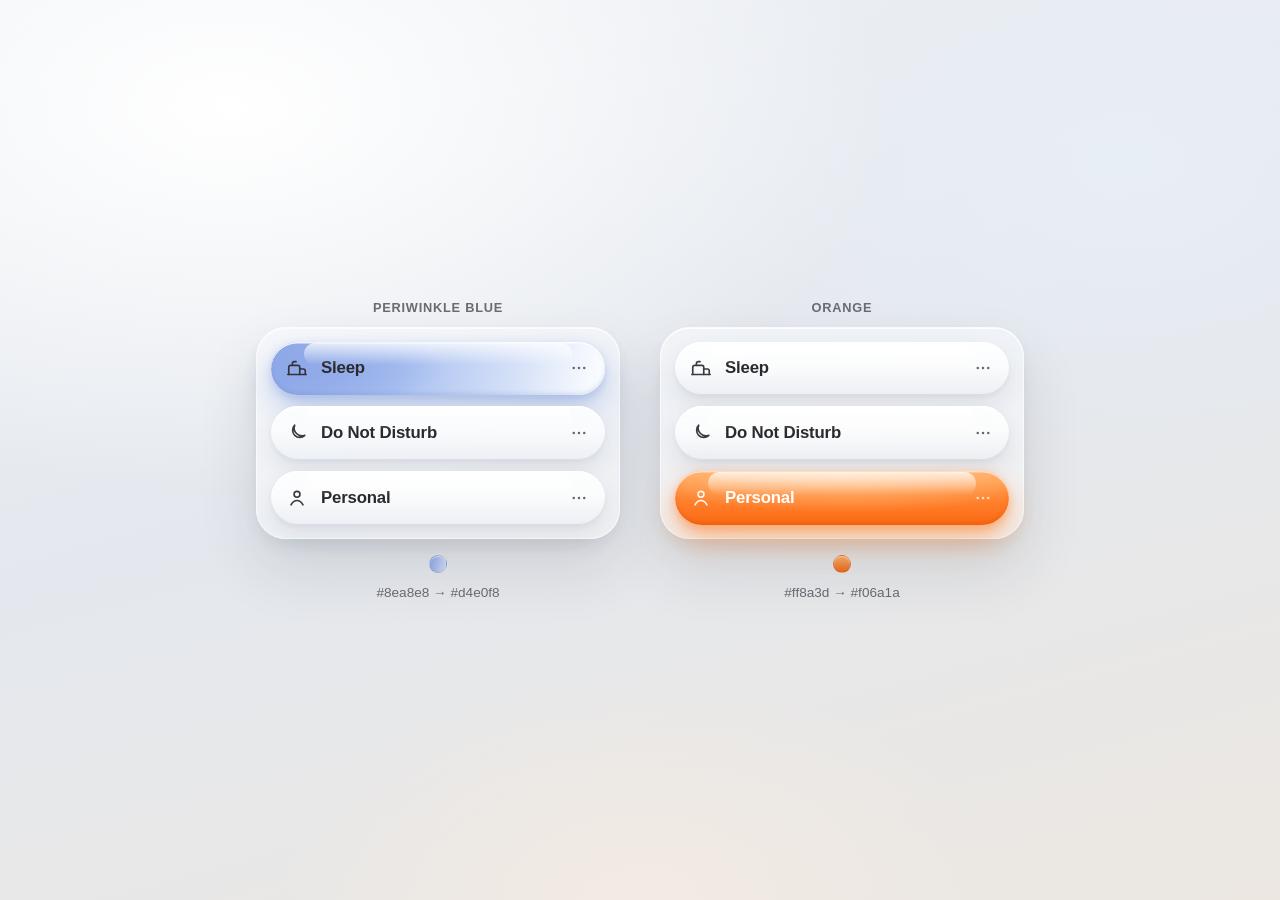
<file: examples/liquid-focus-demo.html>
<!DOCTYPE html>
<html lang="en">
  <head>
    <meta charset="UTF-8" />
    <meta name="viewport" content="width=device-width, initial-scale=1" />
    <title>Liquid Focus — demo</title>
    <style>
      :root {
        --lf-ink: #2a2a2e;
        --lf-muted: #6b6b73;
        --lf-panel: rgba(255, 255, 255, 0.42);
        --lf-pill: rgba(255, 255, 255, 0.72);
        --lf-pill-edge: rgba(255, 255, 255, 0.95);
        /* Orange — earlier active */
        --lf-orange: #ff8a3d;
        --lf-orange-deep: #f06a1a;
        --lf-orange-glow: rgba(255, 138, 61, 0.55);
        /* Periwinkle blue — from reference */
        --lf-blue: #8ea8e8;
        --lf-blue-mid: #a8bff0;
        --lf-blue-soft: #d4e0f8;
        --lf-blue-glow: rgba(120, 150, 220, 0.45);
      }

      * {
        box-sizing: border-box;
      }

      body {
        font-family: "Segoe UI", "Helvetica Neue", Helvetica, Arial, sans-serif;
        min-height: 100vh;
        margin: 0;
        color: var(--lf-ink);
        background:
          radial-gradient(1200px 700px at 18% 12%, #ffffff 0%, transparent 55%),
          radial-gradient(900px 600px at 88% 18%, #e8eef5 0%, transparent 50%),
          radial-gradient(800px 500px at 50% 100%, #f3ebe3 0%, transparent 45%),
          linear-gradient(165deg, #eef1f5 0%, #e4e8ee 48%, #ece7e1 100%);
      }

      .stage {
        min-height: 100vh;
        display: grid;
        place-items: center;
        padding: 2rem 1rem;
      }

      .demos {
        display: grid;
        gap: 2.5rem;
        width: min(100%, 48rem);
        grid-template-columns: repeat(auto-fit, minmax(17rem, 1fr));
        align-items: start;
      }

      .demo {
        display: grid;
        gap: 0.75rem;
      }

      .demo__label {
        margin: 0;
        text-align: center;
        font-size: 0.8rem;
        font-weight: 650;
        letter-spacing: 0.06em;
        text-transform: uppercase;
        color: var(--lf-muted);
      }

      .focus-panel {
        width: 100%;
        padding: 0.85rem;
        border-radius: 1.85rem;
        background: var(--lf-panel);
        border: 1px solid rgba(255, 255, 255, 0.65);
        box-shadow:
          0 30px 60px rgba(40, 45, 60, 0.12),
          0 8px 20px rgba(40, 45, 60, 0.06),
          inset 0 1px 0 rgba(255, 255, 255, 0.8);
        backdrop-filter: blur(18px) saturate(1.25);
        -webkit-backdrop-filter: blur(18px) saturate(1.25);
        display: grid;
        gap: 0.7rem;
      }

      .liquid-pill {
        position: relative;
        display: grid;
        grid-template-columns: auto 1fr auto;
        align-items: center;
        gap: 0.85rem;
        width: 100%;
        min-height: 3.35rem;
        padding: 0.7rem 0.95rem;
        border: 0;
        border-radius: 999px;
        font: inherit;
        font-weight: 600;
        font-size: 1.05rem;
        letter-spacing: -0.01em;
        color: var(--lf-ink);
        cursor: pointer;
        appearance: none;
        -webkit-appearance: none;
        background:
          linear-gradient(180deg, rgba(255, 255, 255, 0.92) 0%, var(--lf-pill) 45%, rgba(235, 238, 244, 0.78) 100%);
        box-shadow:
          0 10px 22px rgba(55, 60, 75, 0.1),
          0 2px 4px rgba(55, 60, 75, 0.06),
          inset 0 1.5px 0 var(--lf-pill-edge),
          inset 0 -1px 0 rgba(180, 185, 200, 0.35);
        transition:
          transform 0.28s cubic-bezier(0.22, 1, 0.36, 1),
          box-shadow 0.28s ease,
          background 0.35s ease,
          color 0.25s ease,
          filter 0.28s ease;
      }

      .liquid-pill::before {
        content: "";
        position: absolute;
        inset: 1px 10% auto;
        height: 42%;
        border-radius: 999px;
        background: linear-gradient(180deg, rgba(255, 255, 255, 0.85), transparent);
        pointer-events: none;
        opacity: 0.9;
      }

      .liquid-pill:hover {
        transform: translateY(-2px) scale(1.015);
      }

      .liquid-pill:active {
        transform: translateY(1px) scale(0.99);
      }

      /* —— Orange active (older) —— */
      .liquid-pill.is-active--orange {
        color: #fff;
        background:
          radial-gradient(120% 140% at 50% 0%, #ffc08a 0%, transparent 55%),
          linear-gradient(180deg, #ffb06a 0%, var(--lf-orange) 42%, var(--lf-orange-deep) 100%);
        box-shadow:
          0 14px 30px var(--lf-orange-glow),
          0 4px 10px rgba(240, 106, 26, 0.35),
          inset 0 1.5px 0 rgba(255, 230, 200, 0.85),
          inset 0 -2px 4px rgba(180, 60, 0, 0.2);
        filter: saturate(1.08);
      }

      .liquid-pill.is-active--orange .liquid-pill__more:hover {
        background: rgba(255, 255, 255, 0.18);
      }

      /* —— Periwinkle blue active (new) —— */
      .liquid-pill.is-active--blue {
        color: var(--lf-ink);
        background:
          radial-gradient(90% 140% at 0% 50%, var(--lf-blue) 0%, transparent 58%),
          linear-gradient(
            100deg,
            var(--lf-blue) 0%,
            var(--lf-blue-mid) 38%,
            var(--lf-blue-soft) 72%,
            rgba(255, 255, 255, 0.92) 100%
          );
        box-shadow:
          0 14px 32px var(--lf-blue-glow),
          0 4px 10px rgba(100, 130, 200, 0.28),
          inset 0 1.5px 0 rgba(255, 255, 255, 0.85),
          inset 0 -2px 4px rgba(90, 120, 190, 0.18);
      }

      .liquid-pill.is-active--blue .liquid-pill__more:hover {
        background: rgba(0, 0, 0, 0.06);
      }

      .liquid-pill__icon,
      .liquid-pill__more {
        display: grid;
        place-items: center;
        width: 1.35rem;
        height: 1.35rem;
        opacity: 0.92;
      }

      .liquid-pill__label {
        text-align: left;
        line-height: 1;
      }

      .liquid-pill__more {
        border: 0;
        background: transparent;
        border-radius: 999px;
        color: inherit;
        cursor: pointer;
        opacity: 0.7;
        padding: 0;
      }

      .liquid-pill__more:hover {
        opacity: 1;
        background: rgba(0, 0, 0, 0.06);
      }

      .hint {
        margin: 0;
        text-align: center;
        color: var(--lf-muted);
        font-size: 0.85rem;
        font-weight: 500;
      }

      .swatches {
        display: flex;
        justify-content: center;
        gap: 0.5rem;
        margin-top: 0.25rem;
      }

      .swatch {
        width: 1.1rem;
        height: 1.1rem;
        border-radius: 999px;
        border: 1px solid rgba(0, 0, 0, 0.08);
        box-shadow: inset 0 1px 0 rgba(255, 255, 255, 0.6);
      }

      .swatch--blue {
        background: linear-gradient(100deg, #8ea8e8, #d4e0f8);
      }

      .swatch--orange {
        background: linear-gradient(180deg, #ffb06a, #f06a1a);
      }
    </style>
  </head>
  <body>
    <main class="stage">
      <div class="demos">
        <section class="demo" data-accent="blue">
          <p class="demo__label">Periwinkle blue</p>
          <div class="focus-panel" role="listbox" aria-label="Focus modes blue">
            <button class="liquid-pill is-active--blue" type="button" role="option" aria-selected="true" data-mode="sleep">
              <span class="liquid-pill__icon" aria-hidden="true">
                <svg viewBox="0 0 24 24" width="22" height="22" fill="none" stroke="currentColor" stroke-width="1.8" stroke-linecap="round" stroke-linejoin="round">
                  <path d="M3 18V10a2 2 0 0 1 2-2h8a2 2 0 0 1 2 2v8" />
                  <path d="M15 12h4a2 2 0 0 1 2 2v4" />
                  <path d="M2 18h20" />
                  <path d="M7 8V6a2 2 0 0 1 2-2h2" />
                </svg>
              </span>
              <span class="liquid-pill__label">Sleep</span>
              <span class="liquid-pill__more" aria-label="Sleep options" role="button" tabindex="0">
                <svg viewBox="0 0 24 24" width="18" height="18" fill="currentColor"><circle cx="5" cy="12" r="1.7"/><circle cx="12" cy="12" r="1.7"/><circle cx="19" cy="12" r="1.7"/></svg>
              </span>
            </button>

            <button class="liquid-pill" type="button" role="option" data-mode="dnd">
              <span class="liquid-pill__icon" aria-hidden="true">
                <svg viewBox="0 0 24 24" width="22" height="22" fill="none" stroke="currentColor" stroke-width="1.8" stroke-linecap="round" stroke-linejoin="round">
                  <path d="M20.5 14.5A8.5 8.5 0 0 1 9.5 3.5 7 7 0 1 0 20.5 14.5z" />
                </svg>
              </span>
              <span class="liquid-pill__label">Do Not Disturb</span>
              <span class="liquid-pill__more" aria-label="Do Not Disturb options" role="button" tabindex="0">
                <svg viewBox="0 0 24 24" width="18" height="18" fill="currentColor"><circle cx="5" cy="12" r="1.7"/><circle cx="12" cy="12" r="1.7"/><circle cx="19" cy="12" r="1.7"/></svg>
              </span>
            </button>

            <button class="liquid-pill" type="button" role="option" data-mode="personal">
              <span class="liquid-pill__icon" aria-hidden="true">
                <svg viewBox="0 0 24 24" width="22" height="22" fill="none" stroke="currentColor" stroke-width="1.8" stroke-linecap="round" stroke-linejoin="round">
                  <circle cx="12" cy="8" r="3.2" />
                  <path d="M5.5 19.5c1.6-3.2 3.9-4.8 6.5-4.8s4.9 1.6 6.5 4.8" />
                </svg>
              </span>
              <span class="liquid-pill__label">Personal</span>
              <span class="liquid-pill__more" aria-label="Personal options" role="button" tabindex="0">
                <svg viewBox="0 0 24 24" width="18" height="18" fill="currentColor"><circle cx="5" cy="12" r="1.7"/><circle cx="12" cy="12" r="1.7"/><circle cx="19" cy="12" r="1.7"/></svg>
              </span>
            </button>
          </div>
          <div class="swatches" aria-hidden="true"><span class="swatch swatch--blue"></span></div>
          <p class="hint">#8ea8e8 → #d4e0f8</p>
        </section>

        <section class="demo" data-accent="orange">
          <p class="demo__label">Orange</p>
          <div class="focus-panel" role="listbox" aria-label="Focus modes orange">
            <button class="liquid-pill" type="button" role="option" data-mode="sleep">
              <span class="liquid-pill__icon" aria-hidden="true">
                <svg viewBox="0 0 24 24" width="22" height="22" fill="none" stroke="currentColor" stroke-width="1.8" stroke-linecap="round" stroke-linejoin="round">
                  <path d="M3 18V10a2 2 0 0 1 2-2h8a2 2 0 0 1 2 2v8" />
                  <path d="M15 12h4a2 2 0 0 1 2 2v4" />
                  <path d="M2 18h20" />
                  <path d="M7 8V6a2 2 0 0 1 2-2h2" />
                </svg>
              </span>
              <span class="liquid-pill__label">Sleep</span>
              <span class="liquid-pill__more" aria-label="Sleep options" role="button" tabindex="0">
                <svg viewBox="0 0 24 24" width="18" height="18" fill="currentColor"><circle cx="5" cy="12" r="1.7"/><circle cx="12" cy="12" r="1.7"/><circle cx="19" cy="12" r="1.7"/></svg>
              </span>
            </button>

            <button class="liquid-pill" type="button" role="option" data-mode="dnd">
              <span class="liquid-pill__icon" aria-hidden="true">
                <svg viewBox="0 0 24 24" width="22" height="22" fill="none" stroke="currentColor" stroke-width="1.8" stroke-linecap="round" stroke-linejoin="round">
                  <path d="M20.5 14.5A8.5 8.5 0 0 1 9.5 3.5 7 7 0 1 0 20.5 14.5z" />
                </svg>
              </span>
              <span class="liquid-pill__label">Do Not Disturb</span>
              <span class="liquid-pill__more" aria-label="Do Not Disturb options" role="button" tabindex="0">
                <svg viewBox="0 0 24 24" width="18" height="18" fill="currentColor"><circle cx="5" cy="12" r="1.7"/><circle cx="12" cy="12" r="1.7"/><circle cx="19" cy="12" r="1.7"/></svg>
              </span>
            </button>

            <button class="liquid-pill is-active--orange" type="button" role="option" aria-selected="true" data-mode="personal">
              <span class="liquid-pill__icon" aria-hidden="true">
                <svg viewBox="0 0 24 24" width="22" height="22" fill="none" stroke="currentColor" stroke-width="1.8" stroke-linecap="round" stroke-linejoin="round">
                  <circle cx="12" cy="8" r="3.2" />
                  <path d="M5.5 19.5c1.6-3.2 3.9-4.8 6.5-4.8s4.9 1.6 6.5 4.8" />
                </svg>
              </span>
              <span class="liquid-pill__label">Personal</span>
              <span class="liquid-pill__more" aria-label="Personal options" role="button" tabindex="0">
                <svg viewBox="0 0 24 24" width="18" height="18" fill="currentColor"><circle cx="5" cy="12" r="1.7"/><circle cx="12" cy="12" r="1.7"/><circle cx="19" cy="12" r="1.7"/></svg>
              </span>
            </button>
          </div>
          <div class="swatches" aria-hidden="true"><span class="swatch swatch--orange"></span></div>
          <p class="hint">#ff8a3d → #f06a1a</p>
        </section>
      </div>
    </main>

    <script>
      document.querySelectorAll(".demo").forEach((demo) => {
        const accent = demo.dataset.accent;
        const activeClass = accent === "blue" ? "is-active--blue" : "is-active--orange";
        const pills = [...demo.querySelectorAll(".liquid-pill")];
        pills.forEach((pill) => {
          pill.addEventListener("click", (e) => {
            if (e.target.closest(".liquid-pill__more")) {
              e.stopPropagation();
              return;
            }
            pills.forEach((p) => {
              p.classList.remove("is-active--blue", "is-active--orange");
              p.removeAttribute("aria-selected");
            });
            pill.classList.add(activeClass);
            pill.setAttribute("aria-selected", "true");
          });
        });
      });
    </script>
  </body>
</html>
</file>
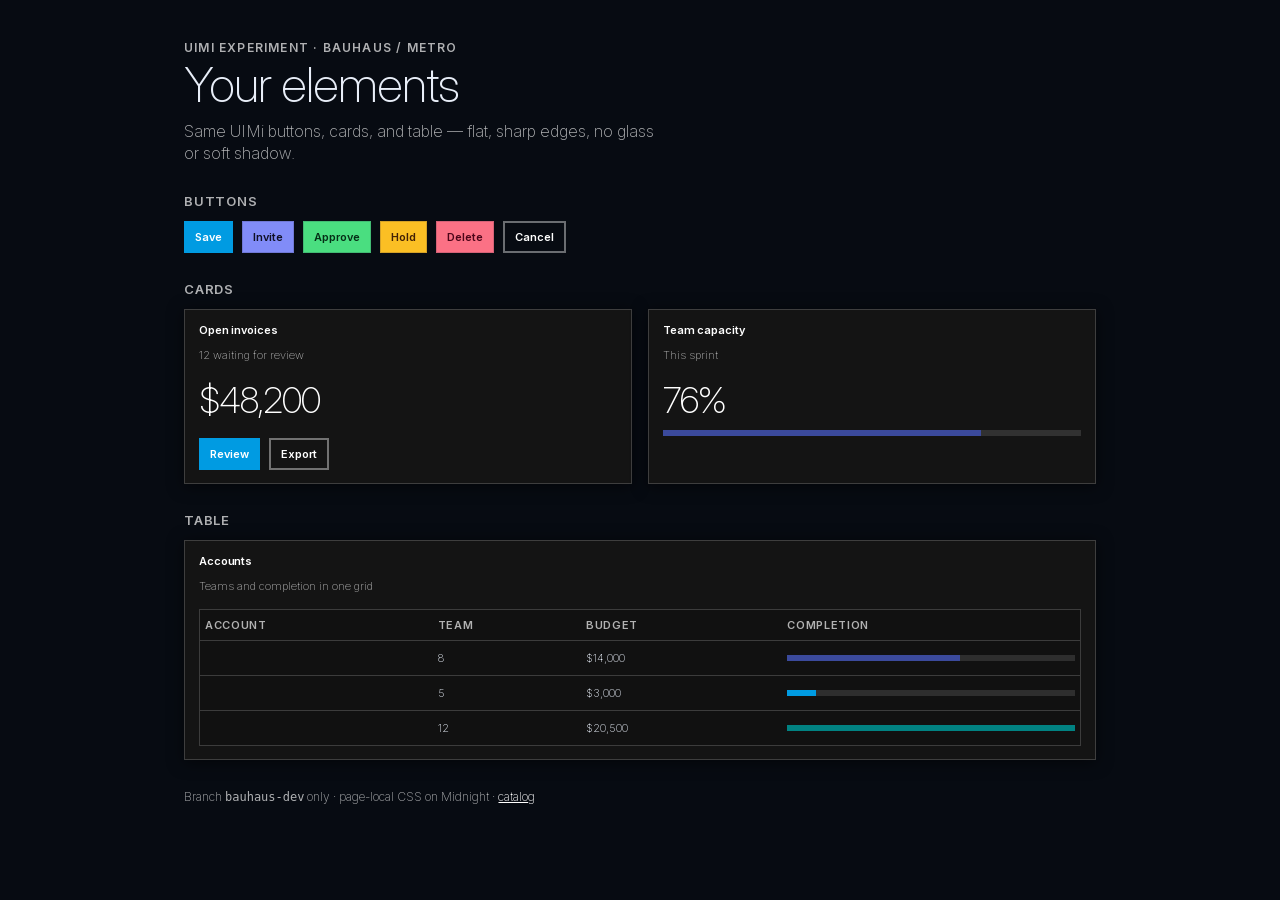
<file: examples/metro-demo.html>
<!DOCTYPE html>
<html
  lang="en"
  data-uimi-palette="midnight"
  data-uimi-font="inter"
  data-uimi-display="inter"
  data-uimi-shell="navbar"
  data-uimi-glass="off"
>
  <head>
    <meta charset="UTF-8" />
    <meta name="viewport" content="width=device-width, initial-scale=1" />
    <title>UIMi · Metro elements</title>
    <link rel="stylesheet" href="../uimi.css" />
    <style>
      /* Metro/Bauhaus experiment — page-scoped restyle of real UIMi components */
      .metro {
        --metro-accent: #009be2;
        --metro-line: color-mix(in srgb, #ffffff 18%, transparent);
        --metro-muted: color-mix(in srgb, #ffffff 68%, transparent);
        min-height: 100vh;
        margin: 0;
        background: #0b0b0b;
        color: #fff;
      }

      .metro__shell {
        max-width: 960px;
        margin: 0 auto;
        padding: 40px 24px 72px;
        display: grid;
        gap: 28px;
      }

      .metro__eyebrow {
        margin: 0;
        font-size: 12px;
        font-weight: 600;
        letter-spacing: 0.1em;
        text-transform: uppercase;
        color: var(--metro-muted);
      }

      .metro__title {
        margin: 4px 0 0;
        font-size: clamp(32px, 6vw, 48px);
        font-weight: 200;
        line-height: 1.1;
        letter-spacing: -0.02em;
      }

      .metro__lede {
        margin: 8px 0 0;
        max-width: 48ch;
        color: var(--metro-muted);
        font-size: 16px;
        line-height: 1.4;
      }

      .metro__section-label {
        margin: 0 0 12px;
        font-size: 13px;
        font-weight: 600;
        letter-spacing: 0.06em;
        text-transform: uppercase;
        color: var(--metro-muted);
      }

      .metro .uimi-card {
        border-radius: 0;
        border: 1px solid var(--metro-line);
        box-shadow: none;
        background: #141414;
        color: #fff;
      }

      .metro .uimi-card h3 {
        margin: 0 0 4px;
        font-weight: 600;
        letter-spacing: -0.01em;
      }

      .metro .uimi-muted {
        color: var(--metro-muted);
      }

      .metro .uimi-btn {
        border-radius: 0;
        box-shadow: none;
        font-weight: 600;
      }

      .metro .uimi-btn--primary,
      .metro .uimi-btn--primary.uimi-btn--solid {
        background: var(--metro-accent);
        border-color: var(--metro-accent);
        color: #fff;
      }

      .metro .uimi-btn--ghost,
      .metro .uimi-btn--border {
        background: transparent;
        border: 2px solid color-mix(in srgb, #fff 40%, transparent);
        color: #fff;
      }

      .metro .uimi-btn--danger.uimi-btn--solid {
        border-radius: 0;
        box-shadow: none;
      }

      .metro .uimi-btn--success.uimi-btn--solid,
      .metro .uimi-btn--info.uimi-btn--solid,
      .metro .uimi-btn--warning.uimi-btn--solid,
      .metro .uimi-btn--solid {
        border-radius: 0;
        box-shadow: none;
      }

      .metro .uimi-table-wrap {
        border-radius: 0;
        border: 1px solid var(--metro-line);
        box-shadow: none;
        background: #111;
      }

      .metro .uimi-table {
        color: #fff;
      }

      .metro .uimi-table th {
        border-bottom: 1px solid var(--metro-line);
        color: var(--metro-muted);
        font-weight: 600;
        text-transform: uppercase;
        font-size: 11px;
        letter-spacing: 0.06em;
        background: transparent;
      }

      .metro .uimi-table td {
        border-bottom: 1px solid var(--metro-line);
      }

      .metro .uimi-table tr:last-child td {
        border-bottom: 0;
      }

      .metro .uimi-progress {
        border-radius: 0;
        background: color-mix(in srgb, #fff 12%, transparent);
      }

      .metro .uimi-progress span {
        border-radius: 0;
        background: var(--metro-accent);
      }

      .metro .uimi-progress--green span {
        background: #018282;
      }

      .metro .uimi-progress--navy span {
        background: #3b4a9c;
      }

      .metro .uimi-avatar {
        border-radius: 0;
      }

      .metro__note {
        margin: 0;
        max-width: 56ch;
        font-size: 12px;
        line-height: 1.45;
        color: var(--metro-muted);
      }

      .metro__note a {
        color: #fff;
      }

      .metro__grid {
        display: grid;
        grid-template-columns: 1fr 1fr;
        gap: 16px;
      }

      @media (max-width: 720px) {
        .metro__grid {
          grid-template-columns: 1fr;
        }
      }
    </style>
  </head>
  <body class="uimi-body metro">
    <main class="metro__shell">
      <header>
        <p class="metro__eyebrow">UIMi experiment · Bauhaus / Metro</p>
        <h1 class="metro__title">Your elements</h1>
        <p class="metro__lede">
          Same UIMi buttons, cards, and table — flat, sharp edges, no glass or soft shadow.
        </p>
      </header>

      <section>
        <p class="metro__section-label">Buttons</p>
        <div class="uimi-cluster">
          <button class="uimi-btn uimi-btn--primary uimi-btn--solid" type="button">Save</button>
          <button class="uimi-btn uimi-btn--info uimi-btn--solid" type="button">Invite</button>
          <button class="uimi-btn uimi-btn--success uimi-btn--solid" type="button">Approve</button>
          <button class="uimi-btn uimi-btn--warning uimi-btn--solid" type="button">Hold</button>
          <button class="uimi-btn uimi-btn--danger uimi-btn--solid" type="button">Delete</button>
          <button class="uimi-btn uimi-btn--ghost" type="button">Cancel</button>
        </div>
      </section>

      <section>
        <p class="metro__section-label">Cards</p>
        <div class="metro__grid">
          <article class="uimi-card">
            <h3>Open invoices</h3>
            <p class="uimi-muted">12 waiting for review</p>
            <p style="margin:16px 0 0;font-size:36px;font-weight:200;letter-spacing:-0.03em">$48,200</p>
            <div class="uimi-cluster" style="margin-top:16px">
              <button class="uimi-btn uimi-btn--primary uimi-btn--solid" type="button">Review</button>
              <button class="uimi-btn uimi-btn--ghost" type="button">Export</button>
            </div>
          </article>
          <article class="uimi-card">
            <h3>Team capacity</h3>
            <p class="uimi-muted">This sprint</p>
            <p style="margin:16px 0 8px;font-size:36px;font-weight:200;letter-spacing:-0.03em">76%</p>
            <div class="uimi-progress uimi-progress--navy"><span style="width:76%"></span></div>
          </article>
        </div>
      </section>

      <section>
        <p class="metro__section-label">Table</p>
        <article class="uimi-card">
          <h3>Accounts</h3>
          <p class="uimi-muted">Teams and completion in one grid</p>
          <div class="uimi-table-wrap" style="margin-top:16px">
            <table class="uimi-table">
              <thead>
                <tr>
                  <th>Account</th>
                  <th>Team</th>
                  <th>Budget</th>
                  <th>Completion</th>
                </tr>
              </thead>
              <tbody>
                <tr>
                  <td><span class="uimi-who"><span class="uimi-avatar">NW</span> Northwind ERP</span></td>
                  <td>8</td>
                  <td>$14,000</td>
                  <td>
                    <div class="uimi-progress uimi-progress--navy"><span style="width:60%"></span></div>
                  </td>
                </tr>
                <tr>
                  <td><span class="uimi-who"><span class="uimi-avatar">CT</span> Contoso migration</span></td>
                  <td>5</td>
                  <td>$3,000</td>
                  <td>
                    <div class="uimi-progress"><span style="width:10%"></span></div>
                  </td>
                </tr>
                <tr>
                  <td><span class="uimi-who"><span class="uimi-avatar">AC</span> Acme finance close</span></td>
                  <td>12</td>
                  <td>$20,500</td>
                  <td>
                    <div class="uimi-progress uimi-progress--green"><span style="width:100%"></span></div>
                  </td>
                </tr>
              </tbody>
            </table>
          </div>
        </article>
      </section>

      <p class="metro__note">
        Branch <code>bauhaus-dev</code> only · page-local CSS on Midnight ·
        <a href="../index.html">catalog</a>
      </p>
    </main>
  </body>
</html>
</file>
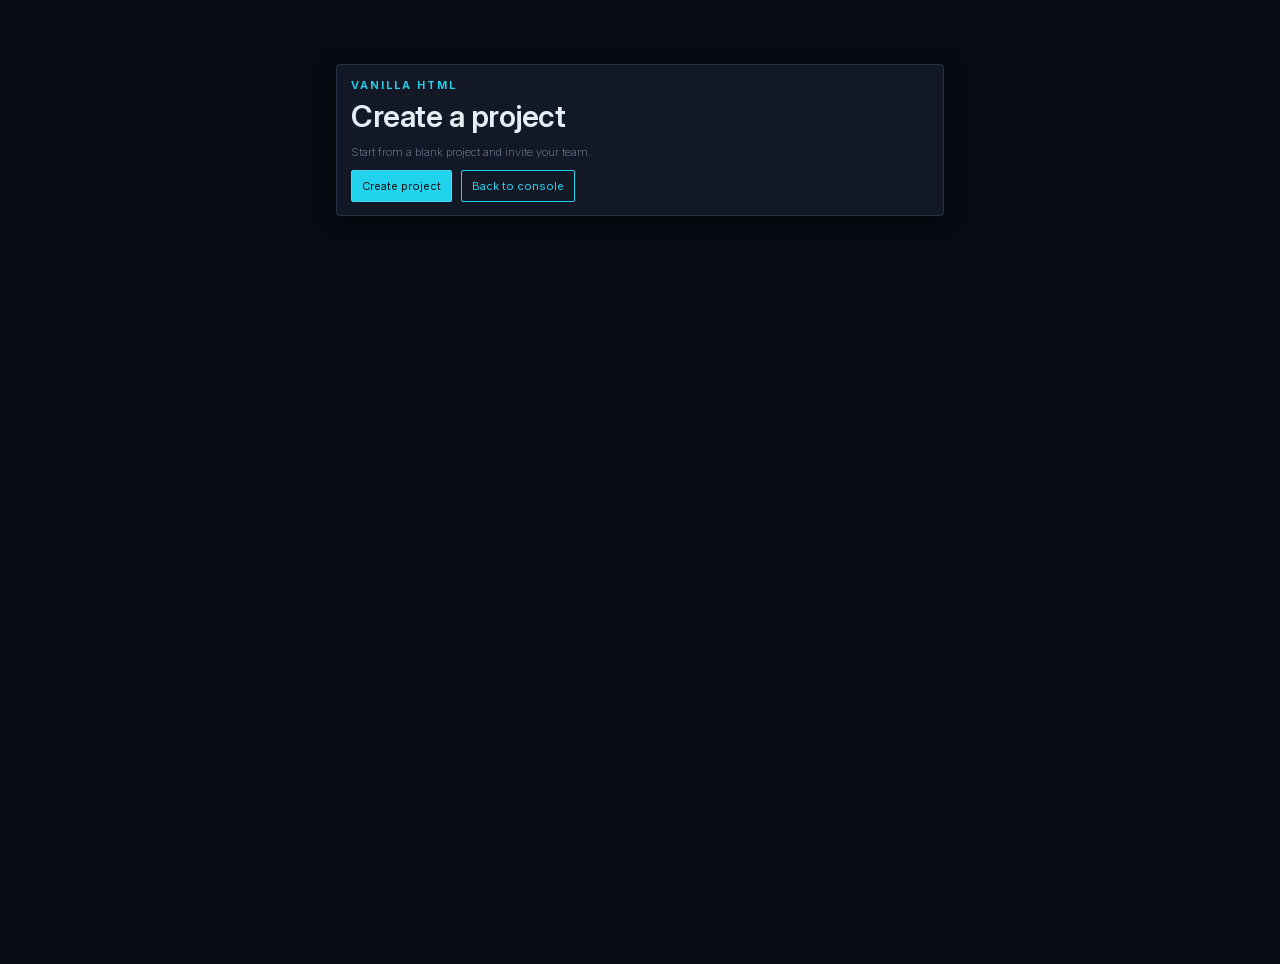
<file: examples/vanilla.html>
<!DOCTYPE html>
<html lang="en">
  <head>
    <meta charset="UTF-8" />
    <meta name="viewport" content="width=device-width, initial-scale=1" />
    <title>Vanilla</title>
    <link rel="preconnect" href="https://fonts.googleapis.com" />
    <link rel="preconnect" href="https://fonts.gstatic.com" crossorigin />
    <link href="https://fonts.googleapis.com/css2?family=Inter:wght@500;600;700&display=swap" rel="stylesheet" />
    <link rel="stylesheet" href="../uimi.css" />
  </head>
  <body class="uimi-body">
    <main style="max-width: 640px; margin: 64px auto; padding: 0 16px;">
      <article class="uimi-card">
        <p class="uimi-kicker" style="color:var(--uimi-primary)">Vanilla HTML</p>
        <h1 class="uimi-display" style="color:var(--uimi-ink)">Create a project</h1>
        <p class="uimi-muted">Start from a blank project and invite your team.</p>
        <div class="uimi-cluster">
          <button class="uimi-btn uimi-btn--primary">Create project</button>
          <a class="uimi-btn uimi-btn--ghost" href="../index.html">Back to console</a>
        </div>
      </article>
    </main>
  </body>
</html>
</file>
<file: uimi.css>
/* UIMi */

@import url("icons/lucide.css");

/* Inter — Rasmus Andersson / OFL (fonts/inter/LICENSE.txt) — https://open-foundry.com/fonts/inter */
@font-face {
  font-family: Inter;
  font-style: normal;
  font-weight: 100 900;
  font-display: swap;
  src: url("fonts/inter/InterVariable.woff2") format("woff2");
}
@font-face {
  font-family: Inter;
  font-style: italic;
  font-weight: 100 900;
  font-display: swap;
  src: url("fonts/inter/InterVariable-Italic.woff2") format("woff2");
}

/* Cooper Hewitt — Chester Jenkins / OFL (fonts/cooper-hewitt/LICENSE.txt) — https://open-foundry.com/fonts/cooper-hewitt */
@font-face {
  font-family: "Cooper Hewitt";
  font-style: normal;
  font-weight: 100;
  font-display: swap;
  src: url("fonts/cooper-hewitt/cooper-hewitt-latin-100-normal.woff2") format("woff2");
}
@font-face {
  font-family: "Cooper Hewitt";
  font-style: italic;
  font-weight: 100;
  font-display: swap;
  src: url("fonts/cooper-hewitt/cooper-hewitt-latin-100-italic.woff2") format("woff2");
}
@font-face {
  font-family: "Cooper Hewitt";
  font-style: normal;
  font-weight: 200;
  font-display: swap;
  src: url("fonts/cooper-hewitt/cooper-hewitt-latin-200-normal.woff2") format("woff2");
}
@font-face {
  font-family: "Cooper Hewitt";
  font-style: italic;
  font-weight: 200;
  font-display: swap;
  src: url("fonts/cooper-hewitt/cooper-hewitt-latin-200-italic.woff2") format("woff2");
}
@font-face {
  font-family: "Cooper Hewitt";
  font-style: normal;
  font-weight: 300;
  font-display: swap;
  src: url("fonts/cooper-hewitt/cooper-hewitt-latin-300-normal.woff2") format("woff2");
}
@font-face {
  font-family: "Cooper Hewitt";
  font-style: italic;
  font-weight: 300;
  font-display: swap;
  src: url("fonts/cooper-hewitt/cooper-hewitt-latin-300-italic.woff2") format("woff2");
}
@font-face {
  font-family: "Cooper Hewitt";
  font-style: normal;
  font-weight: 400;
  font-display: swap;
  src: url("fonts/cooper-hewitt/cooper-hewitt-latin-400-normal.woff2") format("woff2");
}
@font-face {
  font-family: "Cooper Hewitt";
  font-style: italic;
  font-weight: 400;
  font-display: swap;
  src: url("fonts/cooper-hewitt/cooper-hewitt-latin-400-italic.woff2") format("woff2");
}
@font-face {
  font-family: "Cooper Hewitt";
  font-style: normal;
  font-weight: 500;
  font-display: swap;
  src: url("fonts/cooper-hewitt/cooper-hewitt-latin-500-normal.woff2") format("woff2");
}
@font-face {
  font-family: "Cooper Hewitt";
  font-style: italic;
  font-weight: 500;
  font-display: swap;
  src: url("fonts/cooper-hewitt/cooper-hewitt-latin-500-italic.woff2") format("woff2");
}
@font-face {
  font-family: "Cooper Hewitt";
  font-style: normal;
  font-weight: 600;
  font-display: swap;
  src: url("fonts/cooper-hewitt/cooper-hewitt-latin-600-normal.woff2") format("woff2");
}
@font-face {
  font-family: "Cooper Hewitt";
  font-style: italic;
  font-weight: 600;
  font-display: swap;
  src: url("fonts/cooper-hewitt/cooper-hewitt-latin-600-italic.woff2") format("woff2");
}
@font-face {
  font-family: "Cooper Hewitt";
  font-style: normal;
  font-weight: 700;
  font-display: swap;
  src: url("fonts/cooper-hewitt/cooper-hewitt-latin-700-normal.woff2") format("woff2");
}
@font-face {
  font-family: "Cooper Hewitt";
  font-style: italic;
  font-weight: 700;
  font-display: swap;
  src: url("fonts/cooper-hewitt/cooper-hewitt-latin-700-italic.woff2") format("woff2");
}
@font-face {
  font-family: "Cooper Hewitt";
  font-style: normal;
  font-weight: 800;
  font-display: swap;
  src: url("fonts/cooper-hewitt/cooper-hewitt-latin-800-normal.woff2") format("woff2");
}
@font-face {
  font-family: "Cooper Hewitt";
  font-style: italic;
  font-weight: 800;
  font-display: swap;
  src: url("fonts/cooper-hewitt/cooper-hewitt-latin-800-italic.woff2") format("woff2");
}

/* Poppins — Indian Type Foundry / OFL (fonts/poppins/LICENSE.txt) — https://fonts.google.com/specimen/Poppins */
@font-face {
  font-family: Poppins;
  font-style: normal;
  font-weight: 100;
  font-display: swap;
  src: url("fonts/poppins/poppins-latin-100-normal.woff2") format("woff2");
}
@font-face {
  font-family: Poppins;
  font-style: italic;
  font-weight: 100;
  font-display: swap;
  src: url("fonts/poppins/poppins-latin-100-italic.woff2") format("woff2");
}
@font-face {
  font-family: Poppins;
  font-style: normal;
  font-weight: 200;
  font-display: swap;
  src: url("fonts/poppins/poppins-latin-200-normal.woff2") format("woff2");
}
@font-face {
  font-family: Poppins;
  font-style: italic;
  font-weight: 200;
  font-display: swap;
  src: url("fonts/poppins/poppins-latin-200-italic.woff2") format("woff2");
}
@font-face {
  font-family: Poppins;
  font-style: normal;
  font-weight: 300;
  font-display: swap;
  src: url("fonts/poppins/poppins-latin-300-normal.woff2") format("woff2");
}
@font-face {
  font-family: Poppins;
  font-style: italic;
  font-weight: 300;
  font-display: swap;
  src: url("fonts/poppins/poppins-latin-300-italic.woff2") format("woff2");
}
@font-face {
  font-family: Poppins;
  font-style: normal;
  font-weight: 400;
  font-display: swap;
  src: url("fonts/poppins/poppins-latin-400-normal.woff2") format("woff2");
}
@font-face {
  font-family: Poppins;
  font-style: italic;
  font-weight: 400;
  font-display: swap;
  src: url("fonts/poppins/poppins-latin-400-italic.woff2") format("woff2");
}
@font-face {
  font-family: Poppins;
  font-style: normal;
  font-weight: 500;
  font-display: swap;
  src: url("fonts/poppins/poppins-latin-500-normal.woff2") format("woff2");
}
@font-face {
  font-family: Poppins;
  font-style: italic;
  font-weight: 500;
  font-display: swap;
  src: url("fonts/poppins/poppins-latin-500-italic.woff2") format("woff2");
}
@font-face {
  font-family: Poppins;
  font-style: normal;
  font-weight: 600;
  font-display: swap;
  src: url("fonts/poppins/poppins-latin-600-normal.woff2") format("woff2");
}
@font-face {
  font-family: Poppins;
  font-style: italic;
  font-weight: 600;
  font-display: swap;
  src: url("fonts/poppins/poppins-latin-600-italic.woff2") format("woff2");
}
@font-face {
  font-family: Poppins;
  font-style: normal;
  font-weight: 700;
  font-display: swap;
  src: url("fonts/poppins/poppins-latin-700-normal.woff2") format("woff2");
}
@font-face {
  font-family: Poppins;
  font-style: italic;
  font-weight: 700;
  font-display: swap;
  src: url("fonts/poppins/poppins-latin-700-italic.woff2") format("woff2");
}
@font-face {
  font-family: Poppins;
  font-style: normal;
  font-weight: 800;
  font-display: swap;
  src: url("fonts/poppins/poppins-latin-800-normal.woff2") format("woff2");
}
@font-face {
  font-family: Poppins;
  font-style: italic;
  font-weight: 800;
  font-display: swap;
  src: url("fonts/poppins/poppins-latin-800-italic.woff2") format("woff2");
}

:root {
  --uimi-floral: #f7f4ea;
  --uimi-floral-100: #463b1a;
  --uimi-floral-200: #8b7735;
  --uimi-floral-300: #c2ab5e;
  --uimi-floral-400: #dccfa3;
  --uimi-floral-600: #f8f6ed;
  --uimi-floral-700: #faf8f2;
  --uimi-floral-800: #fcfaf6;
  --uimi-floral-900: #fdfdfb;
  --uimi-lavender: #ded9e2;
  --uimi-lavender-100: #2d2732;
  --uimi-lavender-200: #5a4d64;
  --uimi-lavender-300: #877595;
  --uimi-lavender-400: #b2a7bc;
  --uimi-lavender-600: #e5e1e8;
  --uimi-lavender-700: #ebe9ee;
  --uimi-lavender-800: #f2f0f3;
  --uimi-lavender-900: #f8f8f9;
  --uimi-peri: #c0b9dd;
  --uimi-peri-100: #201b37;
  --uimi-peri-200: #40356e;
  --uimi-peri-300: #6150a5;
  --uimi-peri-400: #9083c3;
  --uimi-peri-600: #cec8e4;
  --uimi-peri-700: #dad6eb;
  --uimi-peri-800: #e6e3f2;
  --uimi-peri-900: #f3f1f8;
  --uimi-wist: #80a1d4;
  --uimi-wist-100: #111f33;
  --uimi-wist-200: #233e66;
  --uimi-wist-300: #345c99;
  --uimi-wist-400: #4f7dc3;
  --uimi-wist-600: #9bb5dd;
  --uimi-wist-700: #b4c8e5;
  --uimi-wist-800: #cddaee;
  --uimi-wist-900: #e6edf6;
  --uimi-aqua: #75c9c8;
  --uimi-aqua-100: #122e2d;
  --uimi-aqua-200: #235b5a;
  --uimi-aqua-300: #358987;
  --uimi-aqua-400: #47b6b4;
  --uimi-aqua-600: #8fd4d2;
  --uimi-aqua-700: #abdede;
  --uimi-aqua-800: #c7e9e9;
  --uimi-aqua-900: #e3f4f4;

  --uimi-bg: #070b12;
  --uimi-surface: #121826;
  --uimi-ink: #e8eef8;
  --uimi-muted: #8b9bb4;
  --uimi-line: #243044;
  --uimi-navy: #070b12;
  --uimi-navy-2: #1a2233;
  --uimi-primary: #22d3ee;
  --uimi-primary-hover: #06b6d4;
  --uimi-primary-ink: #041016;
  --uimi-info: #818cf8;
  --uimi-info-ink: #0f1024;
  --uimi-success: #4ade80;
  --uimi-success-ink: #052e16;
  --uimi-warning: #fbbf24;
  --uimi-warning-ink: #422006;
  --uimi-danger: #fb7185;
  --uimi-danger-ink: #4c0519;

  --uimi-shadow: 0 1px 2px color-mix(in srgb, #000 45%, transparent), 0 12px 32px color-mix(in srgb, #000 55%, transparent);
  --uimi-shadow-sm: 0 1px 2px color-mix(in srgb, #000 40%, transparent);
  --uimi-shadow-card: drop-shadow(0 2px 8px color-mix(in srgb, #000 55%, transparent));
  --uimi-shadow-icon: 0 2px 6px color-mix(in srgb, #000 50%, transparent);
  --uimi-focus: 0 0 0 3px color-mix(in srgb, #22d3ee 40%, transparent);
  --uimi-tint: #16303a;
  --uimi-tint-line: #22d3ee;
  --uimi-chrome: #05080f;
  --uimi-chrome-ink: #e8eef8;
  --uimi-chrome-muted: color-mix(in srgb, #e8eef8 68%, transparent);
  --uimi-chrome-soft: color-mix(in srgb, #e8eef8 52%, transparent);
  --uimi-chrome-faint: color-mix(in srgb, #e8eef8 38%, transparent);
  --uimi-chrome-dim: color-mix(in srgb, #e8eef8 58%, transparent);
  --uimi-chrome-line: color-mix(in srgb, #e8eef8 12%, transparent);
  --uimi-chrome-hover: #ffffff;
  --uimi-chrome-hover-bg: color-mix(in srgb, #22d3ee 14%, transparent);
  --uimi-chrome-field: color-mix(in srgb, #e8eef8 8%, transparent);
  --uimi-chrome-field-line: color-mix(in srgb, #e8eef8 14%, transparent);
  --uimi-navy-ink: #e8eef8;
  --uimi-auth-bg: #070b12;
  --uimi-auth-brand: #0a1220;
  --uimi-auth-brand-ink: #e8eef8;
  --uimi-auth-brand-muted: #8b9bb4;
  --uimi-auth-card: #121826;

  --uimi-font: Inter, "Segoe UI", system-ui, sans-serif;
  --uimi-font-display: Inter, "Segoe UI", system-ui, sans-serif;
  --uimi-radius: 4px;
  --uimi-radius-sm: 2px;
  --uimi-radius-pill: 999px;
  --uimi-mark-bg: #f44100;
  --uimi-mark-ink: #ffffff;
  --uimi-phi: 1.618;
  --uimi-phi-major: 0.618;
  --uimi-phi-minor: 0.382;

  /* Liquid glass — shayxo Regular-aligned defaults */
  --uimi-glass-radius: inherit;
  --uimi-glass-thickness: 0.45;
  --uimi-glass-bezel: 0.18;
  --uimi-glass-ior: 1.5;
  --uimi-glass-scale: 1;
  --uimi-glass-blur: 10px;
  --uimi-glass-saturate: 1.6;
  --uimi-glass-brightness: 1.05;
  --uimi-glass-contrast: 1.04;
  --uimi-glass-tint: 255, 255, 255;
  --uimi-glass-tint-opacity: 0.1;
  --uimi-glass-stroke: 0.28;
  --uimi-glass-specular: 0.55;
  --uimi-glass-spec-sat: 1.6;
  --uimi-glass-depth: 0.35;
  --uimi-glass-refract: 12;
  --uimi-glass-shadow: 0.16;
  --uimi-glass-inner-color: 15, 22, 36;
  --uimi-glass-inner-blur: 14px;
  --uimi-glass-inner-spread: -5px;
  --uimi-glass-outer-blur: 18px;
  --uimi-glass-text: var(--uimi-ink);
  --uimi-glass-text-shadow: none;
}

/* Full dark ops console — near-black, cyan, mono UI */
[data-uimi-palette="midnight"] {
  --uimi-bg: #070b12;
  --uimi-surface: #121826;
  --uimi-ink: #e8eef8;
  --uimi-muted: #8b9bb4;
  --uimi-line: #243044;
  --uimi-navy: #070b12;
  --uimi-navy-2: #1a2233;
  --uimi-primary: #22d3ee;
  --uimi-primary-hover: #06b6d4;
  --uimi-primary-ink: #041016;
  --uimi-info: #818cf8;
  --uimi-info-ink: #0f1024;
  --uimi-success: #4ade80;
  --uimi-success-ink: #052e16;
  --uimi-warning: #fbbf24;
  --uimi-warning-ink: #422006;
  --uimi-danger: #fb7185;
  --uimi-danger-ink: #4c0519;
  --uimi-shadow: 0 1px 2px color-mix(in srgb, #000 45%, transparent), 0 12px 32px color-mix(in srgb, #000 55%, transparent);
  --uimi-shadow-sm: 0 1px 2px color-mix(in srgb, #000 40%, transparent);
  --uimi-shadow-card: drop-shadow(0 2px 8px color-mix(in srgb, #000 55%, transparent));
  --uimi-shadow-icon: 0 2px 6px color-mix(in srgb, #000 50%, transparent);
  --uimi-tint: #16303a;
  --uimi-tint-line: #22d3ee;
  --uimi-chrome: #05080f;
  --uimi-chrome-ink: #e8eef8;
  --uimi-chrome-muted: color-mix(in srgb, #e8eef8 68%, transparent);
  --uimi-chrome-soft: color-mix(in srgb, #e8eef8 52%, transparent);
  --uimi-chrome-faint: color-mix(in srgb, #e8eef8 38%, transparent);
  --uimi-chrome-dim: color-mix(in srgb, #e8eef8 58%, transparent);
  --uimi-chrome-line: color-mix(in srgb, #e8eef8 12%, transparent);
  --uimi-chrome-hover: #ffffff;
  --uimi-chrome-hover-bg: color-mix(in srgb, #22d3ee 14%, transparent);
  --uimi-chrome-field: color-mix(in srgb, #e8eef8 8%, transparent);
  --uimi-chrome-field-line: color-mix(in srgb, #e8eef8 14%, transparent);
  --uimi-navy-ink: #e8eef8;
  --uimi-focus: 0 0 0 3px color-mix(in srgb, #22d3ee 40%, transparent);
  --uimi-auth-bg: #070b12;
  --uimi-auth-brand: #0a1220;
  --uimi-auth-brand-ink: #e8eef8;
  --uimi-auth-brand-muted: #8b9bb4;
  --uimi-auth-card: #121826;
  --uimi-font: Inter, "Segoe UI", system-ui, sans-serif;
  --uimi-font-display: Inter, "Segoe UI", system-ui, sans-serif;
  /* Chart series — https://coolors.co/palette/111d43-f44100-696f80-c7c8ca-009be2-44d0f4-018282-c5e6e4-ffc31f-b52700 */
  --uimi-chart-accent: #009be2;
  --uimi-chart-accent-2: #f44100;
  --uimi-chart-1: #111d43;
  --uimi-chart-2: #f44100;
  --uimi-chart-3: #696f80;
  --uimi-chart-4: #c7c8ca;
  --uimi-chart-5: #009be2;
  --uimi-chart-6: #44d0f4;
  --uimi-chart-7: #018282;
  --uimi-chart-8: #c5e6e4;
  --uimi-chart-9: #ffc31f;
  --uimi-chart-10: #b52700;
  --uimi-radius: 4px;
  --uimi-radius-sm: 2px;
  --uimi-mark-bg: var(--uimi-chart-accent-2);
  --uimi-mark-ink: #ffffff;
}

/* Apricot — dusty-rose brand + distinct status hues (was mono-rose: primary=success, info=danger) */
[data-uimi-palette="apricot"] {
  --uimi-bg: #fcf7f6;
  --uimi-surface: #fff9f7;
  --uimi-ink: #023047;
  --uimi-muted: color-mix(in srgb, #023047 58%, transparent);
  --uimi-line: #e8d0cc;
  --uimi-navy: #023047;
  --uimi-navy-2: #b5838d;
  --uimi-primary: #b5838d;
  --uimi-primary-hover: #9a6a74;
  --uimi-primary-ink: #fff8f0;
  --uimi-info: #5b8fb9;
  --uimi-info-ink: #fff8f0;
  --uimi-success: #6a9b78;
  --uimi-success-ink: #fff8f0;
  --uimi-warning: #d4a04a;
  --uimi-warning-ink: #023047;
  --uimi-danger: #c45c6a;
  --uimi-danger-ink: #fff8f0;
  --uimi-shadow: 0 1px 2px color-mix(in srgb, #023047 10%, transparent), 0 10px 28px color-mix(in srgb, #023047 12%, transparent);
  --uimi-shadow-sm: 0 1px 2px color-mix(in srgb, #023047 10%, transparent);
  --uimi-shadow-card: drop-shadow(0 4px 12px color-mix(in srgb, #023047 16%, transparent));
  --uimi-shadow-icon: 0 2px 6px color-mix(in srgb, #023047 14%, transparent);
  --uimi-tint: #ffcdb2;
  --uimi-tint-line: #b5838d;
  --uimi-chrome: #023047;
  --uimi-chrome-ink: #fff8f0;
  --uimi-chrome-muted: color-mix(in srgb, #fff8f0 72%, transparent);
  --uimi-chrome-soft: color-mix(in srgb, #fff8f0 55%, transparent);
  --uimi-chrome-faint: color-mix(in srgb, #fff8f0 40%, transparent);
  --uimi-chrome-dim: color-mix(in srgb, #fff8f0 62%, transparent);
  --uimi-chrome-line: color-mix(in srgb, #fff8f0 16%, transparent);
  --uimi-chrome-hover: #fff8f0;
  --uimi-chrome-hover-bg: color-mix(in srgb, #fff8f0 12%, transparent);
  --uimi-chrome-field: color-mix(in srgb, #fff8f0 10%, transparent);
  --uimi-chrome-field-line: color-mix(in srgb, #fff8f0 16%, transparent);
  --uimi-navy-ink: #fff8f0;
  --uimi-focus: 0 0 0 3px color-mix(in srgb, #b5838d 40%, transparent);
  --uimi-auth-bg: #fcf7f6;
  --uimi-auth-brand: #b5838d;
  --uimi-auth-brand-ink: #fff8f0;
  --uimi-auth-brand-muted: color-mix(in srgb, #023047 55%, #e5989b);
  --uimi-auth-card: #fff9f7;
  --uimi-font: Inter, "Segoe UI", system-ui, sans-serif;
  --uimi-font-display: Inter, "Segoe UI", system-ui, sans-serif;
  --uimi-chart-accent: #b5838d;
  --uimi-chart-accent-2: #5b8fb9;
  --uimi-chart-1: #b5838d;
  --uimi-chart-2: #5b8fb9;
  --uimi-chart-3: #6a9b78;
  --uimi-chart-4: #d4a04a;
  --uimi-chart-5: #c45c6a;
  --uimi-chart-6: #90be6d;
  --uimi-chart-7: #43aa8b;
  --uimi-chart-8: #4d908e;
  --uimi-chart-9: #577590;
  --uimi-chart-10: #277da1;
  --uimi-radius: 4px;
  --uimi-radius-sm: 2px;
  --uimi-mark-bg: var(--uimi-chart-accent-2);
  --uimi-mark-ink: #fff8f0;
}

/* Pastel — soft multi-hue; danger/chrome separated from coral (see reports/Pastel palette color harmony.md) */
[data-uimi-palette="pastel"] {
  --uimi-bg: #fcf7f6;
  --uimi-surface: #fff5f7;
  --uimi-ink: #2a1612;
  --uimi-muted: color-mix(in srgb, #2a1612 72%, transparent);
  --uimi-line: #f0d8d4;
  --uimi-navy: #a85a6c;
  --uimi-navy-2: #e8a598;
  --uimi-primary: #e8a598;
  --uimi-primary-hover: #d4897c;
  --uimi-primary-ink: #2a1612;
  --uimi-info: #8fb4e0;
  --uimi-info-ink: #142238;
  --uimi-success: #81cf93;
  --uimi-success-ink: #14261a;
  --uimi-warning: #d4a84a;
  --uimi-warning-ink: #3a2e10;
  --uimi-danger: #d070a0;
  --uimi-danger-ink: #2a1218;
  --uimi-shadow: 0 1px 2px color-mix(in srgb, #a85a6c 16%, transparent), 0 10px 28px color-mix(in srgb, #e8a598 14%, transparent);
  --uimi-shadow-sm: 0 1px 2px color-mix(in srgb, #a85a6c 12%, transparent);
  --uimi-shadow-card: drop-shadow(0 4px 12px color-mix(in srgb, #e8a598 16%, transparent));
  --uimi-shadow-icon: 0 2px 6px color-mix(in srgb, #e8a598 14%, transparent);
  --uimi-tint: color-mix(in srgb, #e8a598 14%, #ffffff);
  --uimi-tint-line: #e8a598;
  --uimi-chrome: #a85a6c;
  --uimi-chrome-ink: #fff8f6;
  --uimi-chrome-muted: color-mix(in srgb, #fff8f6 78%, transparent);
  --uimi-chrome-soft: color-mix(in srgb, #fff8f6 62%, transparent);
  --uimi-chrome-faint: color-mix(in srgb, #fff8f6 48%, transparent);
  --uimi-chrome-dim: color-mix(in srgb, #fff8f6 68%, transparent);
  --uimi-chrome-line: color-mix(in srgb, #fff8f6 16%, transparent);
  --uimi-chrome-hover: #ffffff;
  --uimi-chrome-hover-bg: color-mix(in srgb, #ffffff 12%, transparent);
  --uimi-chrome-field: color-mix(in srgb, #ffffff 10%, transparent);
  --uimi-chrome-field-line: color-mix(in srgb, #ffffff 16%, transparent);
  --uimi-navy-ink: #fff8f6;
  --uimi-focus: 0 0 0 3px color-mix(in srgb, #8fb4e0 45%, transparent);
  --uimi-auth-bg: #fcf7f6;
  --uimi-auth-brand: #e8a598;
  --uimi-auth-brand-ink: #2a1612;
  --uimi-auth-brand-muted: color-mix(in srgb, #2a1612 70%, #8fb4e0);
  --uimi-auth-card: #fff5f7;
  --uimi-font: Inter, "Segoe UI", system-ui, sans-serif;
  --uimi-font-display: Inter, "Segoe UI", system-ui, sans-serif;
  --uimi-chart-accent: #e8a598;
  --uimi-chart-accent-2: #8fb4e0;
  --uimi-chart-1: #e8a598;
  --uimi-chart-2: #8fb4e0;
  --uimi-chart-3: #81cf93;
  --uimi-chart-4: #d4a84a;
  --uimi-chart-5: #d070a0;
  --uimi-chart-6: #b8a4d9;
  --uimi-chart-7: #7eb8c9;
  --uimi-chart-8: #d4a574;
  --uimi-chart-9: #9dcca8;
  --uimi-chart-10: #c5b3e0;
  --uimi-radius: 4px;
  --uimi-radius-sm: 2px;
  --uimi-mark-bg: var(--uimi-chart-accent-2);
  --uimi-mark-ink: #142238;
}

/* Lavender Mist — soft violet wash + orchid accents (Fillow-inspired) */
[data-uimi-palette="lavender-mist"] {
  --uimi-bg: #f3f0f9;
  --uimi-surface: #ffffff;
  --uimi-ink: #393939;
  --uimi-muted: color-mix(in srgb, #393939 68%, transparent);
  --uimi-line: #e4dcf2;
  --uimi-navy: #6f55a8;
  --uimi-navy-2: #886cc0;
  --uimi-primary: #886cc0;
  --uimi-primary-hover: #7359b0;
  --uimi-primary-ink: #ffffff;
  --uimi-info: #a78bfa;
  --uimi-info-ink: #2a1f45;
  --uimi-success: #7c9a7e;
  --uimi-success-ink: #ffffff;
  --uimi-warning: #e8b86d;
  --uimi-warning-ink: #3a2a12;
  --uimi-danger: #e07a9a;
  --uimi-danger-ink: #ffffff;
  --uimi-shadow: 0 1px 2px color-mix(in srgb, #886cc0 14%, transparent), 0 10px 28px color-mix(in srgb, #886cc0 14%, transparent);
  --uimi-shadow-sm: 0 1px 2px color-mix(in srgb, #886cc0 12%, transparent);
  --uimi-shadow-card: drop-shadow(0 4px 12px color-mix(in srgb, #886cc0 16%, transparent));
  --uimi-shadow-icon: 0 2px 6px color-mix(in srgb, #886cc0 14%, transparent);
  --uimi-tint: color-mix(in srgb, #886cc0 12%, #ffffff);
  --uimi-tint-line: #886cc0;
  --uimi-chrome: #6f55a8;
  --uimi-chrome-ink: #ffffff;
  --uimi-chrome-muted: color-mix(in srgb, #ffffff 78%, transparent);
  --uimi-chrome-soft: color-mix(in srgb, #ffffff 62%, transparent);
  --uimi-chrome-faint: color-mix(in srgb, #ffffff 48%, transparent);
  --uimi-chrome-dim: color-mix(in srgb, #ffffff 68%, transparent);
  --uimi-chrome-line: color-mix(in srgb, #ffffff 16%, transparent);
  --uimi-chrome-hover: #ffffff;
  --uimi-chrome-hover-bg: color-mix(in srgb, #ffffff 12%, transparent);
  --uimi-chrome-field: color-mix(in srgb, #ffffff 10%, transparent);
  --uimi-chrome-field-line: color-mix(in srgb, #ffffff 16%, transparent);
  --uimi-navy-ink: #ffffff;
  --uimi-focus: 0 0 0 3px color-mix(in srgb, #886cc0 40%, transparent);
  --uimi-auth-bg: #f3f0f9;
  --uimi-auth-brand: #886cc0;
  --uimi-auth-brand-ink: #ffffff;
  --uimi-auth-brand-muted: color-mix(in srgb, #ffffff 72%, #ffa7d7);
  --uimi-auth-card: #ffffff;
  --uimi-font: Inter, "Segoe UI", system-ui, sans-serif;
  --uimi-font-display: Inter, "Segoe UI", system-ui, sans-serif;
  --uimi-chart-accent: #886cc0;
  --uimi-chart-accent-2: #ffa7d7;
  --uimi-chart-1: #886cc0;
  --uimi-chart-2: #ffa7d7;
  --uimi-chart-3: #a78bfa;
  --uimi-chart-4: #c4b5fd;
  --uimi-chart-5: #7c5cbf;
  --uimi-chart-6: #d8b4fe;
  --uimi-chart-7: #6f55a8;
  --uimi-chart-8: #f0abfc;
  --uimi-chart-9: #e9d5ff;
  --uimi-chart-10: #b794f6;
  --uimi-radius: 4px;
  --uimi-radius-sm: 2px;
  --uimi-mark-bg: var(--uimi-chart-accent-2);
  --uimi-mark-ink: #393939;
}

[data-uimi-font="inter"] {
  --uimi-font: Inter, "Segoe UI", system-ui, sans-serif;
}

[data-uimi-font="cooper-hewitt"] {
  --uimi-font: "Cooper Hewitt", "Segoe UI", system-ui, sans-serif;
}

[data-uimi-font="poppins"] {
  --uimi-font: Poppins, "Segoe UI", system-ui, sans-serif;
}

[data-uimi-display="inter"] {
  --uimi-font-display: Inter, "Segoe UI", system-ui, sans-serif;
}

[data-uimi-display="cooper-hewitt"] {
  --uimi-font-display: "Cooper Hewitt", "Segoe UI", system-ui, sans-serif;
}

[data-uimi-display="poppins"] {
  --uimi-font-display: Poppins, "Segoe UI", system-ui, sans-serif;
}













*,
*::before,
*::after {
  box-sizing: border-box;
}

html {
  color-scheme: light;
  scroll-behavior: smooth;
}


body.uimi-body {
  margin: 0;
  min-height: 100vh;
  font-size: 11px;
  font-weight: 200;
  font-family: var(--uimi-font);
  color: var(--uimi-ink);
  background: var(--uimi-bg);
}

img,
svg {
  display: block;
  max-width: 100%;
}

button,
input,
select,
textarea {
  font: inherit;
}

a {
  color: inherit;
}

.uimi-app {
  display: grid;
  grid-template-columns: clamp(220px, calc(100vw * var(--uimi-phi-minor) * var(--uimi-phi-minor)), 280px) minmax(0, 1fr);
  grid-template-areas: "side main";
  min-height: 100vh;
}

.uimi-studio {
  --uimi-studio-font: ui-monospace, SFMono-Regular, Menlo, Consolas, "Liberation Mono", monospace;
  --uimi-bg: var(--uimi-floral-800);
  --uimi-surface: var(--uimi-floral-900);
  --uimi-ink: var(--uimi-peri-100);
  --uimi-muted: var(--uimi-lavender-300);
  --uimi-line: var(--uimi-lavender);
  --uimi-navy: var(--uimi-peri-100);
  --uimi-navy-2: var(--uimi-peri-200);
  --uimi-primary: var(--uimi-wist);
  --uimi-primary-ink: var(--uimi-wist-100);
  --uimi-focus: 0 0 0 3px color-mix(in srgb, var(--uimi-wist) 28%, transparent);
  --uimi-shadow: 0 8px 24px color-mix(in srgb, var(--uimi-peri-100) 12%, transparent);
  --uimi-tint: var(--uimi-floral);
  --uimi-tint-line: var(--uimi-lavender);
  display: flex;
  flex-wrap: wrap;
  align-items: center;
  gap: 4px 6px;
  padding: 4px 8px;
  border-bottom: 1px solid var(--uimi-lavender);
  background: var(--uimi-floral-700);
  color: var(--uimi-peri-100);
  font-family: var(--uimi-studio-font);
  font-size: 10px;
  font-weight: 500;
  letter-spacing: 0;
  line-height: 1.2;
}

.uimi-studio button,
.uimi-studio input,
.uimi-studio select,
.uimi-studio textarea,
.uimi-studio label,
.uimi-studio span,
.uimi-studio p {
  font-family: var(--uimi-studio-font);
}

.uimi-studio__brand,
.uimi-studio__label {
  margin: 0 2px 0 0;
  font-size: 9px;
  font-weight: 700;
  letter-spacing: 0.05em;
  text-transform: uppercase;
  color: var(--uimi-lavender-300);
}

.uimi-studio__section {
  display: flex;
  flex-wrap: wrap;
  align-items: center;
  gap: 3px 6px;
  min-width: 0;
}

.uimi-studio__section-label {
  flex: none;
  font-size: 8px;
  font-weight: 700;
  letter-spacing: 0.06em;
  text-transform: uppercase;
  color: var(--uimi-lavender-300);
  opacity: 0.8;
}

.uimi-studio__rule {
  flex: none;
  align-self: stretch;
  width: 1px;
  min-height: 22px;
  margin: 0 1px;
  background: var(--uimi-lavender);
  opacity: 0.5;
}

.uimi-studio__cluster {
  display: flex;
  flex-wrap: wrap;
  align-items: center;
  gap: 3px 5px;
  padding: 1px 4px;
  border: 1px solid transparent;
  border-radius: var(--uimi-radius-sm);
}

.uimi-studio__segment {
  display: inline-flex;
  border: 1px solid var(--uimi-line);
  border-radius: var(--uimi-radius-sm);
  overflow: hidden;
}

.uimi-studio__segment .uimi-studio-chip {
  border: 0;
  border-radius: 0;
  min-height: 20px;
  padding: 2px 6px;
  background: transparent;
}

.uimi-studio__segment .uimi-studio-chip + .uimi-studio-chip {
  border-left: 1px solid var(--uimi-line);
}

.uimi-studio__segment .uimi-studio-chip[aria-pressed="true"] {
  background: var(--uimi-peri-100);
  border-color: transparent;
  color: var(--uimi-floral);
}

.uimi-studio__secondary {
  display: none;
  flex-wrap: wrap;
  align-items: center;
  gap: 3px 5px;
}

html[data-uimi-paint-mode="on"] .uimi-studio [data-uimi-paint-secondary],
html[data-uimi-move-mode="on"] .uimi-studio [data-uimi-move-secondary],
html[data-uimi-glass="on"] .uimi-studio [data-uimi-glass-secondary] {
  display: flex;
}

html[data-uimi-paint-mode="on"] .uimi-studio__cluster[aria-label="Paint"],
html[data-uimi-move-mode="on"] .uimi-studio__cluster[aria-label="Move"],
html[data-uimi-glass="on"] .uimi-studio__cluster[aria-label="Liquid Glass"] {
  border-color: color-mix(in srgb, var(--uimi-wist) 45%, var(--uimi-line));
  background: color-mix(in srgb, var(--uimi-wist) 10%, transparent);
}




.uimi-copy-fab {
  position: fixed;
  right: 20px;
  bottom: 20px;
  z-index: 50;
  width: 48px;
  height: 48px;
  border: 0;
  border-radius: 50%;
  display: grid;
  place-items: center;
  background: var(--uimi-primary);
  color: var(--uimi-primary-ink);
  box-shadow: var(--uimi-shadow);
  cursor: pointer;
}

.uimi-copy-fab[hidden] {
  display: none;
}

.uimi-copy-fab:hover,
.uimi-copy-fab:focus-visible {
  outline: none;
  box-shadow: var(--uimi-shadow), var(--uimi-focus);
}

.uimi-copy-fab::before {
  content: attr(aria-label);
  position: absolute;
  right: calc(100% + 10px);
  top: 50%;
  transform: translateY(-50%);
  padding: 6px 9px;
  border-radius: var(--uimi-radius-sm);
  background: var(--uimi-ink);
  color: var(--uimi-surface);
  font: inherit;
  font-size: 11px;
  font-weight: 600;
  line-height: 1.2;
  letter-spacing: 0.01em;
  white-space: nowrap;
  opacity: 0;
  visibility: hidden;
  pointer-events: none;
  box-shadow: var(--uimi-shadow);
  transition: opacity 0.16s ease, visibility 0.16s ease;
}

.uimi-copy-fab:hover::before,
.uimi-copy-fab:focus-visible::before {
  opacity: 1;
  visibility: visible;
}

.uimi-copy-fab__done {
  display: none;
}

.uimi-copy-fab.is-copied .uimi-copy-fab__icon {
  display: none;
}

.uimi-copy-fab.is-copied .uimi-copy-fab__done {
  display: block;
}

.uimi-studio__group {
  display: flex;
  flex-wrap: wrap;
  align-items: center;
  gap: 8px 12px;
  padding: 2px 2px 2px 0;
}

.uimi-studio .uimi-font-picker {
  gap: 2px;
}

.uimi-studio .uimi-select--compact {
  min-width: 96px;
  max-width: 128px;
  min-height: 22px;
  padding: 2px 6px;
  font-size: 10px;
  letter-spacing: 0;
}

.uimi-studio .uimi-font-picker__label {
  font-size: 8px;
  font-weight: 650;
  letter-spacing: 0.04em;
  text-transform: uppercase;
  color: var(--uimi-muted);
}

.uimi-studio .uimi-shell-switch button {
  padding: 3px 6px;
  font-size: 10px;
  font-weight: 650;
  letter-spacing: 0;
}

.uimi-studio-chip {
  border: 1px solid var(--uimi-line);
  border-radius: var(--uimi-radius-sm);
  background: var(--uimi-surface);
  color: var(--uimi-ink);
  min-height: 22px;
  padding: 2px 6px;
  font: inherit;
  font-size: 10px;
  font-weight: 650;
  cursor: pointer;
}

.uimi-studio-chip--quiet {
  min-height: 20px;
  padding: 1px 5px;
  background: transparent;
  font-weight: 600;
  color: var(--uimi-muted);
}

.uimi-studio-chip--quiet:hover:not(:disabled) {
  color: var(--uimi-ink);
  background: var(--uimi-surface);
}

.uimi-studio-chip[aria-pressed="true"] {
  background: var(--uimi-peri-100);
  border-color: var(--uimi-peri-100);
  color: var(--uimi-floral);
}

.uimi-studio-meta {
  font-size: 9px;
  color: var(--uimi-muted);
}

.uimi-studio-meta[data-uimi-paint-status]:not([hidden]) {
  color: var(--uimi-floral-200);
  font-weight: 700;
}

.uimi-studio-chip:disabled {
  opacity: 0.45;
  cursor: not-allowed;
}

html[data-uimi-paint-mode="on"] .uimi-app [data-uimi-paint],
html[data-uimi-paint-mode="on"] .uimi-app .uimi-card,
html[data-uimi-paint-mode="on"] .uimi-app .uimi-btn,
html[data-uimi-paint-mode="on"] .uimi-app .uimi-auth,
html[data-uimi-paint-mode="on"] .uimi-app .uimi-auth-brand,
html[data-uimi-paint-mode="on"] .uimi-app .uimi-auth-slant,
html[data-uimi-paint-mode="on"] .uimi-app .uimi-auth-card,
html[data-uimi-paint-mode="on"] .uimi-app .uimi-input,
html[data-uimi-paint-mode="on"] .uimi-app .uimi-banner,
html[data-uimi-paint-mode="on"] .uimi-app .uimi-sidebar,
html[data-uimi-paint-mode="on"] .uimi-app .uimi-navbar,
html[data-uimi-paint-mode="on"] .uimi-app .uimi-badge,
html[data-uimi-paint-mode="on"] .uimi-app .uimi-table,
html[data-uimi-paint-mode="on"] .uimi-app .uimi-alert,
html[data-uimi-paint-mode="on"] .uimi-app .uimi-note,
html[data-uimi-paint-mode="on"] .uimi-app .uimi-display,
html[data-uimi-paint-mode="on"] .uimi-app .uimi-label,
html[data-uimi-paint-mode="on"] .uimi-app .uimi-page {
  outline: 1px dashed color-mix(in srgb, var(--uimi-wist) 70%, transparent);
  outline-offset: 2px;
  cursor: crosshair;
}

html[data-uimi-paint-mode="on"] .uimi-paint-hot {
  outline: 2px solid var(--uimi-wist) !important;
  outline-offset: 2px;
}

.uimi-paint-pop {
  position: fixed;
  z-index: 80;
  width: min(calc(222px * var(--uimi-phi)), calc(100vw - 16px));
  max-height: min(78vh, calc(396px * var(--uimi-phi)));
  overflow: auto;
  padding: 10px;
  border: 1px solid var(--uimi-lavender);
  border-radius: 4px;
  background: var(--uimi-floral-800);
  color: var(--uimi-peri-100);
  box-shadow: var(--uimi-shadow);
  font-family: ui-monospace, SFMono-Regular, Menlo, Consolas, monospace;
  font-size: 11px;
  touch-action: none;
}

.uimi-paint-pop.is-dragging {
  user-select: none;
}

.uimi-paint-pop__head {
  display: flex;
  align-items: center;
  gap: 8px;
  margin: -2px 0 8px;
  padding: 4px 2px 6px;
  border-bottom: 1px solid var(--uimi-lavender);
  cursor: grab;
}

.uimi-paint-pop.is-dragging .uimi-paint-pop__head {
  cursor: grabbing;
}

.uimi-paint-pop__grip {
  width: 10px;
  height: 14px;
  flex: none;
  background:
    linear-gradient(currentColor 0 0) 0 0 / 100% 2px no-repeat,
    linear-gradient(currentColor 0 0) 0 6px / 100% 2px no-repeat,
    linear-gradient(currentColor 0 0) 0 12px / 100% 2px no-repeat;
  opacity: 0.45;
}

.uimi-paint-pop__head strong {
  flex: 1;
  min-width: 0;
  overflow: hidden;
  text-overflow: ellipsis;
  white-space: nowrap;
}

.uimi-paint-pop__close {
  border: 0;
  background: transparent;
  color: inherit;
  font-size: 16px;
  line-height: 1;
  cursor: pointer;
  flex: none;
}

.uimi-paint-pop__wheels {
  display: grid;
  grid-template-columns: 1fr 1fr;
  gap: 8px;
  margin-bottom: 10px;
}

.uimi-paint-pop__wheel {
  display: grid;
  gap: 4px;
  font: inherit;
  color: inherit;
}

.uimi-paint-pop__wheel-row {
  display: grid;
  grid-template-columns: 1fr 34px;
  gap: 4px;
  align-items: stretch;
}

.uimi-paint-pop__wheel input[type="color"] {
  width: 100%;
  height: 34px;
  padding: 0;
  border: 1px solid var(--uimi-lavender);
  border-radius: 2px;
  background: var(--uimi-floral-900);
  cursor: pointer;
}

.uimi-paint-pop__dropper {
  border: 1px solid var(--uimi-lavender);
  border-radius: 2px;
  background: var(--uimi-floral-900);
  color: inherit;
  font: inherit;
  font-size: 14px;
  line-height: 1;
  cursor: pointer;
  padding: 0;
}

.uimi-paint-pop__dropper[aria-pressed="true"] {
  background: var(--uimi-peri-100);
  border-color: var(--uimi-peri-100);
  color: var(--uimi-floral);
}

.uimi-paint-pop__clip {
  display: flex;
  align-items: center;
  gap: 6px;
  margin: -2px 0 10px;
}

.uimi-paint-pop__clip-hex {
  font-family: ui-monospace, SFMono-Regular, Menlo, Consolas, monospace;
  font-size: 12px;
  font-weight: 600;
  letter-spacing: 0.02em;
  color: var(--uimi-ink);
  cursor: pointer;
  user-select: all;
}

.uimi-paint-pop__clip-add {
  padding: 2px 6px;
  border: 1px solid var(--uimi-line);
  border-radius: 6px;
  background: var(--uimi-surface);
  color: var(--uimi-ink);
  font-size: 12px;
  font-weight: 600;
  line-height: 1;
  cursor: pointer;
}

.uimi-paint-pop__clip-add:hover:not(:disabled) {
  border-color: var(--uimi-peri-100);
  background: var(--uimi-chrome-hover-bg);
}

.uimi-paint-pop__clip-add:disabled {
  opacity: 0.4;
  cursor: default;
}

html[data-uimi-paint-sample="background"] .uimi-app,
html[data-uimi-paint-sample="color"] .uimi-app {
  cursor: crosshair;
}

html[data-uimi-move-mode="on"] .uimi-app [data-uimi-paint],
html[data-uimi-move-mode="on"] .uimi-app .uimi-card,
html[data-uimi-move-mode="on"] .uimi-app .uimi-btn,
html[data-uimi-move-mode="on"] .uimi-app .uimi-auth-brand,
html[data-uimi-move-mode="on"] .uimi-app .uimi-auth-card,
html[data-uimi-move-mode="on"] .uimi-app .uimi-banner,
html[data-uimi-move-mode="on"] .uimi-app .uimi-badge,
html[data-uimi-move-mode="on"] .uimi-app .uimi-input,
html[data-uimi-move-mode="on"] .uimi-app .uimi-table,
html[data-uimi-move-mode="on"] .uimi-app .uimi-alert,
html[data-uimi-move-mode="on"] .uimi-app .uimi-note,
html[data-uimi-move-mode="on"] .uimi-app .uimi-display {
  outline: 1px dashed color-mix(in srgb, var(--uimi-aqua) 70%, transparent);
  outline-offset: 2px;
  cursor: grab;
}

html[data-uimi-move-mode="on"] .uimi-move-hot {
  outline: 2px solid var(--uimi-aqua) !important;
  outline-offset: 2px;
  cursor: grabbing !important;
  user-select: none;
}

.uimi-paint-pop__props {
  display: flex;
  flex-wrap: wrap;
  gap: 4px;
  margin-bottom: 8px;
}

.uimi-paint-pop__prop,
.uimi-paint-pop__foot button {
  border: 1px solid var(--uimi-lavender);
  border-radius: 2px;
  background: var(--uimi-floral-900);
  color: inherit;
  padding: 4px 6px;
  font: inherit;
  cursor: pointer;
}

.uimi-paint-pop__prop[aria-pressed="true"] {
  background: var(--uimi-peri-100);
  border-color: var(--uimi-peri-100);
  color: var(--uimi-floral);
}

.uimi-paint-pop__family {
  display: grid;
  gap: 4px;
  margin-bottom: 8px;
}

.uimi-paint-pop__family-name {
  text-transform: none;
  letter-spacing: 0.04em;
  font-weight: 650;
  color: var(--uimi-lavender-300);
}

.uimi-paint-pop__chips {
  display: grid;
  grid-template-columns: repeat(auto-fill, minmax(44px, 1fr));
  gap: 4px;
}

.uimi-paint-pop__chip {
  display: grid;
  grid-template-rows: 28px auto;
  width: 100%;
  min-width: 0;
  min-height: 0;
  height: auto;
  aspect-ratio: auto;
  border: 1px solid color-mix(in srgb, var(--uimi-peri-100) 28%, transparent);
  border-radius: 2px;
  cursor: pointer;
  padding: 0;
  overflow: hidden;
  background: #1a1a1a;
  font: inherit;
  color: inherit;
}

.uimi-paint-pop__chip-swatch {
  display: block;
  width: 100%;
  height: 28px;
  min-height: 28px;
  box-shadow: inset 0 0 0 1px rgba(0, 0, 0, 0.2);
}

.uimi-paint-pop__chip-swatch.is-transparent,
.uimi-paint-pop__chip.is-transparent {
  background:
    linear-gradient(45deg, #ccc 25%, transparent 25%) 0 0 / 8px 8px,
    linear-gradient(-45deg, #ccc 25%, transparent 25%) 0 4px / 8px 8px,
    linear-gradient(45deg, transparent 75%, #ccc 75%) 4px -4px / 8px 8px,
    linear-gradient(-45deg, transparent 75%, #ccc 75%) 4px 0 / 8px 8px,
    #fff;
}

.uimi-paint-pop__chip-name {
  display: block;
  padding: 2px 1px;
  background: #1a1a1a;
  color: #f0f0f0;
  font-size: 8px;
  line-height: 1.15;
  text-align: center;
  white-space: nowrap;
  overflow: hidden;
  text-overflow: ellipsis;
}

.uimi-paint-pop__chip[aria-pressed="true"] {
  outline: 2px solid var(--uimi-peri-100);
  outline-offset: 1px;
}

.uimi-paint-pop__foot {
  margin-top: 4px;
}

.uimi-auth {
  display: grid;
  min-height: 100%;
  flex: 1;
}

.uimi-auth--split {
  grid-template-columns: minmax(280px, 1.618fr) minmax(320px, 1fr);
  background: var(--uimi-auth-bg);
}

.uimi-auth--split.uimi-auth--slant {
  overflow: hidden;
}

.uimi-auth--split.uimi-auth--slant .uimi-auth-brand {
  position: relative;
  z-index: 1;
  overflow: visible;
}

.uimi-auth--split.uimi-auth--slant .uimi-auth-slant {
  position: absolute;
  top: 0;
  bottom: 0;
  left: calc(100% - 2px);
  width: clamp(56px, calc(100% * var(--uimi-phi-minor) * var(--uimi-phi-minor)), 120px);
  background: inherit;
  background-color: inherit;
  clip-path: polygon(0 0, 100% 0, 0 100%);
  pointer-events: auto;
  z-index: 3;
}

/* Glass on: drop the diagonal — solid/off keeps slant, glass uses a straight split */
html[data-uimi-glass="on"] .uimi-auth--split.uimi-auth--slant .uimi-auth-slant,
html[data-uimi-glass="on"] .uimi-auth--split.uimi-auth--slant .uimi-auth-brand::after {
  display: none;
}

.uimi-auth--split.uimi-auth--slant .uimi-auth-brand::after {
  display: none;
}

.uimi-auth--split.uimi-auth--slant .uimi-auth-card {
  position: relative;
  z-index: 2;
  box-shadow: none;
  align-self: center;
  justify-self: center;
}

.uimi-auth--split .uimi-auth-brand {
  background: var(--uimi-auth-brand);
  color: var(--uimi-auth-brand-ink);
}

.uimi-auth--split .uimi-auth-brand .uimi-display {
  color: var(--uimi-auth-brand-ink);
}

.uimi-auth--split .uimi-auth-brand p {
  color: var(--uimi-auth-brand-muted);
}

.uimi-auth--split .uimi-auth-brand p.uimi-kicker {
  color: var(--uimi-auth-brand-muted);
}

.uimi-auth--split .uimi-auth-brand .uimi-brand {
  color: var(--uimi-auth-brand-ink);
  border-color: color-mix(in srgb, var(--uimi-auth-brand-ink) 18%, transparent);
}

.uimi-auth--split .uimi-auth-brand .uimi-brand small {
  color: var(--uimi-auth-brand-muted);
}

.uimi-auth--center {
  grid-template-columns: 1fr;
  place-items: center;
  padding: 32px 16px;
  background: var(--uimi-auth-bg);
}

.uimi-auth--bar {
  grid-template-rows: auto 1fr;
  grid-template-columns: 1fr;
  background: var(--uimi-auth-bg);
}

.uimi-auth-bar {
  display: flex;
  align-items: center;
  justify-content: space-between;
  gap: 12px;
  padding: 12px 20px;
  background: var(--uimi-auth-brand);
  color: var(--uimi-auth-brand-ink);
}

.uimi-auth-bar .uimi-brand {
  border: 0;
  margin: 0;
  padding: 0;
}

.uimi-auth--center .uimi-auth-card,
.uimi-auth--bar .uimi-auth-card {
  width: min(100%, calc(248px * var(--uimi-phi)));
  margin: auto;
}

.uimi-auth--center .uimi-brand {
  margin: 0 0 8px;
  padding: 0;
  border: 0;
}

.uimi-auth-brand {
  display: grid;
  align-content: center;
  gap: 12px;
  padding: 36px calc(36px * var(--uimi-phi));
  background: var(--uimi-chrome);
  color: var(--uimi-chrome-ink);
}

.uimi-auth-brand .uimi-brand {
  border: 0;
  margin: 0 0 24px;
  padding: 0;
  max-width: 260px;
}

.uimi-auth-brand .uimi-display {
  margin: 0;
  font-size: 36px;
  color: var(--uimi-chrome-ink);
}

.uimi-auth-brand p {
  margin: 0;
  max-width: calc(260px * var(--uimi-phi));
  color: var(--uimi-chrome-dim);
  line-height: 1.55;
}

.uimi-auth-brand p.uimi-kicker {
  color: var(--uimi-chrome-soft);
}

.uimi-auth-card {
  display: grid;
  align-content: center;
  gap: 14px;
  width: min(100% - 24px, calc(248px * var(--uimi-phi)));
  margin: auto;
  padding: 24px calc(24px / var(--uimi-phi));
  background: var(--uimi-auth-card);
  border-radius: var(--uimi-radius);
}

.uimi-auth-card-head {
  display: flex;
  align-items: flex-start;
  justify-content: space-between;
  gap: 12px;
}

.uimi-auth-card-head h2 {
  margin: 4px 0 0;
}

.uimi-auth-row {
  display: flex;
  flex-wrap: wrap;
  align-items: center;
  justify-content: space-between;
  gap: 12px;
}

.uimi-check {
  display: inline-flex;
  align-items: center;
  gap: 8px;
  font-size: 11px;
  color: var(--uimi-muted);
  cursor: pointer;
}

.uimi-link {
  border: 0;
  padding: 0;
  background: none;
  color: var(--uimi-primary);
  font: inherit;
  font-size: 11px;
  font-weight: 600;
  cursor: pointer;
}

.uimi-auth-msg {
  margin: 0;
  font-size: 11px;
  color: var(--uimi-danger);
}

.uimi-auth-msg.is-ok {
  color: var(--uimi-success);
}

.uimi-signout {
  color: var(--uimi-muted);
}

.uimi-navbar .uimi-signout {
  color: var(--uimi-chrome-dim);
}

.uimi-navbar {
  display: none;
  grid-area: nav;
  align-items: center;
  flex-wrap: nowrap;
  gap: 8px 12px;
  min-height: 52px;
  padding: 6px 14px;
  background: var(--uimi-chrome);
  color: var(--uimi-chrome-ink);
  border-bottom: 1px solid var(--uimi-chrome-line);
  position: sticky;
  top: 0;
  z-index: 15;
  overflow: visible;
}

.uimi-navbar .uimi-brand {
  border: 0;
  margin: 0;
  padding: 0;
}

.uimi-navbar-links {
  display: flex;
  align-items: center;
  gap: 2px;
  flex: 1 1 auto;
  min-width: 0;
}

.uimi-navbar-links a {
  position: relative;
  display: inline-flex;
  align-items: center;
  gap: 6px;
  padding: 6px 9px;
  border-radius: var(--uimi-radius-sm);
  text-decoration: none;
  color: var(--uimi-chrome-muted);
  font-size: 11px;
  font-weight: 550;
  white-space: nowrap;
}

.uimi-navbar-links .uimi-nav-ico {
  width: 14px;
  height: 14px;
  flex-shrink: 0;
  opacity: 0.88;
}

.uimi-navbar-links .uimi-nav-flyout a {
  display: block;
}

.uimi-navbar-links .uimi-nav-flyout .uimi-nav-ico {
  display: none;
}

.uimi-navbar-links a:hover {
  color: var(--uimi-chrome-hover);
  background: var(--uimi-chrome-hover-bg);
}

.uimi-navbar-links a.is-active {
  color: var(--uimi-chrome-hover);
  background: transparent;
}

.uimi-navbar-links a.is-active::after {
  content: "";
  position: absolute;
  left: 12px;
  right: 12px;
  bottom: 2px;
  height: 2px;
  border-radius: 2px;
  background: var(--uimi-primary);
  box-shadow:
    0 0 6px var(--uimi-primary),
    0 0 14px color-mix(in srgb, var(--uimi-primary) 70%, transparent);
  pointer-events: none;
}

.uimi-navbar-links .uimi-nav-sub {
  position: relative;
  margin: 0;
  display: flex;
  align-items: center;
}

.uimi-navbar-links .uimi-nav-sub > summary {
  display: inline-flex;
  align-items: center;
  gap: 6px;
  list-style: none;
  cursor: pointer;
  padding: 6px 9px;
  border-radius: var(--uimi-radius-sm);
  color: var(--uimi-chrome-muted);
  font-size: 11px;
  font-weight: 550;
  line-height: inherit;
}

.uimi-navbar-links .uimi-nav-sub > summary::-webkit-details-marker,
.uimi-navbar-links .uimi-nav-sub > summary::marker {
  display: none;
  content: none;
}

.uimi-navbar-links .uimi-nav-sub[open] > summary,
.uimi-navbar-links .uimi-nav-sub:has(a.is-active) > summary {
  color: var(--uimi-chrome-hover);
}

.uimi-navbar-links .uimi-nav-flyout {
  position: absolute;
  top: calc(100% + 4px);
  left: 0;
  z-index: 30;
  display: grid;
  min-width: 168px;
  padding: 6px;
  border: 1px solid var(--uimi-chrome-line);
  border-radius: var(--uimi-radius);
  background: var(--uimi-chrome, var(--uimi-navy));
  box-shadow: var(--uimi-shadow);
}

.uimi-navbar-links .uimi-nav-flyout a.is-active::after {
  display: none;
}

.uimi-navbar .uimi-search {
  flex: 0 1 200px;
  min-width: 132px;
  max-width: 200px;
  background: var(--uimi-chrome-field);
  border-color: var(--uimi-chrome-field-line);
  color: var(--uimi-chrome-muted);
}

.uimi-navbar .uimi-cluster {
  flex-wrap: nowrap;
  flex: none;
  margin-left: auto;
  gap: 8px;
}

.uimi-navbar .uimi-search input {
  color: var(--uimi-chrome-ink);
}

.uimi-navbar .uimi-select--compact {
  background: var(--uimi-chrome-field);
  border-color: var(--uimi-chrome-field-line);
  color: var(--uimi-chrome-ink);
}

.uimi-navbar .uimi-icon-btn {
  color: var(--uimi-chrome-dim);
}

.uimi-navbar .uimi-icon-btn:hover {
  color: var(--uimi-chrome-hover);
  background: var(--uimi-chrome-hover-bg);
}

.uimi-navbar .uimi-menu {
  display: none;
}

.uimi-shell-switch {
  display: flex;
  flex: none;
  border: 1px solid var(--uimi-line);
  border-radius: var(--uimi-radius-sm);
  overflow: hidden;
}

.uimi-shell-switch button {
  border: 0;
  background: transparent;
  padding: 5px 8px;
  font-size: 11px;
  font-weight: 650;
  color: var(--uimi-muted);
  cursor: pointer;
}

.uimi-shell-switch button[aria-pressed="true"] {
  background: var(--uimi-bg);
  color: var(--uimi-ink);
}

[data-uimi-shell="navbar"] .uimi-app {
  grid-template-columns: minmax(0, 1fr);
  grid-template-rows: auto minmax(0, 1fr);
  grid-template-areas:
    "nav"
    "main";
}

[data-uimi-shell="navbar"] .uimi-navbar {
  display: flex;
}

[data-uimi-shell="navbar"] .uimi-sidebar {
  display: none;
}

[data-uimi-shell="navbar"] .uimi-topbar {
  display: none;
}

.uimi-sidebar {
  grid-area: side;
  position: sticky;
  top: 0;
  height: 100vh;
  display: flex;
  flex-direction: column;
  padding: 14px 11px 12px;
  background: var(--uimi-chrome);
  color: var(--uimi-chrome-ink);
  border-right: 1px solid var(--uimi-chrome-line);
  overflow: auto;
}

.uimi-brand {
  display: flex;
  align-items: center;
  gap: 11px;
  padding: 3px 7px 12px;
  margin: 0 2px 14px;
  text-decoration: none;
  border-bottom: 1px solid var(--uimi-chrome-line);
}

/* Generic logo slot for product apps — put your own <img> or SVG inside */
.uimi-mark {
  flex: none;
  width: 32px;
  height: 32px;
  box-sizing: border-box;
  border-radius: 3px;
  display: grid;
  place-items: center;
  color: var(--uimi-mark-ink);
  background: var(--uimi-mark-bg);
  font-size: 0;
  line-height: 0;
  overflow: hidden;
}

.uimi-mark > img,
.uimi-mark > svg {
  width: 26px;
  height: 26px;
  display: block;
  object-fit: contain;
}

/* UIMi catalog letter-U only — never ship .uimi-kit-mark in product apps */
.uimi-kit-mark::before {
  content: "";
  width: 26px;
  height: 26px;
  background-color: currentColor;
  -webkit-mask: url("icons/letter-u.png") center / contain no-repeat;
  mask: url("icons/letter-u.png") center / contain no-repeat;
}

.uimi-brand strong {
  font-size: 11px;
  letter-spacing: -0.3px;
  font-family: var(--uimi-font-display);
}

.uimi-brand small {
  display: block;
  color: var(--uimi-chrome-soft);
  font-size: 11px;
  font-weight: 500;
}

.uimi-sidenav {
  display: grid;
  gap: 2px;
  align-content: start;
}

.uimi-nav-group {
  display: grid;
  gap: 2px;
  margin: 0 0 10px;
}

.uimi-nav-group summary {
  display: flex;
  align-items: center;
  gap: 10px;
  padding: 6px 9px;
  border-radius: var(--uimi-radius-sm);
  cursor: pointer;
  list-style: none;
  color: var(--uimi-chrome-ink);
  font-size: 11px;
  font-weight: 650;
}

.uimi-nav-group summary::-webkit-details-marker {
  display: none;
}

.uimi-nav-group summary::before {
  content: "";
  width: 6px;
  height: 6px;
  flex: none;
  border-right: 1.6px solid var(--uimi-chrome-soft);
  border-bottom: 1.6px solid var(--uimi-chrome-soft);
  transform: rotate(-45deg);
  transition: transform 0.15s ease;
}

.uimi-nav-group[open] summary::before {
  transform: rotate(45deg);
  margin-top: -2px;
}

.uimi-nav-group summary:hover {
  background: var(--uimi-chrome-hover-bg);
}

.uimi-nav-sub {
  margin: 0 0 10px;
}

.uimi-sidenav > .uimi-nav-sub summary {
  color: var(--uimi-chrome-ink);
  font-weight: 650;
  padding-left: 9px;
}

.uimi-sidenav > .uimi-nav-sub a {
  padding-left: 21px;
}

.uimi-sidenav .uimi-nav-sub:has(a.is-active) > summary {
  color: var(--uimi-chrome-ink);
}

.uimi-sidenav .uimi-nav-flyout {
  display: grid;
  gap: 2px;
}

.uimi-sidenav .uimi-nav-group .uimi-nav-sub {
  margin: 0 0 4px;
}

.uimi-sidenav .uimi-nav-group .uimi-nav-sub summary {
  color: var(--uimi-chrome-muted);
  font-size: 11px;
  font-weight: 550;
  padding-left: 21px;
}

.uimi-sidenav .uimi-nav-group .uimi-nav-sub:has(a.is-active) > summary {
  color: var(--uimi-chrome-ink);
}

.uimi-sidenav .uimi-nav-group .uimi-nav-sub a {
  padding-left: 36px;
}

html:not([data-uimi-session="in"]) .uimi-sidenav > a,
html:not([data-uimi-session="in"]) .uimi-sidenav > .uimi-nav-group:not(:first-of-type),
html:not([data-uimi-session="in"]) .uimi-help {
  display: none;
}

html:not([data-uimi-session="in"]) .uimi-navbar-links > :not(:first-child),
html:not([data-uimi-session="in"]) .uimi-search,
html:not([data-uimi-session="in"]) .uimi-notify,
html:not([data-uimi-session="in"]) .uimi-who,
html:not([data-uimi-session="in"]) .uimi-signout {
  display: none;
}

.uimi-nav-label {
  margin: 10px 12px 4px;
  font-size: 11px;
  font-weight: 650;
  letter-spacing: 0.08em;
  text-transform: uppercase;
  color: var(--uimi-chrome-faint);
}

.uimi-sidenav a {
  position: relative;
  display: flex;
  align-items: center;
  gap: 11px;
  padding: 6px 9px 6px 21px;
  border-radius: var(--uimi-radius-sm);
  text-decoration: none;
  color: var(--uimi-chrome-muted);
  font-size: 11px;
  font-weight: 550;
}

.uimi-sidenav a svg {
  width: 18px;
  height: 18px;
  flex: none;
}

.uimi-sidenav a:hover {
  color: var(--uimi-chrome-ink);
  background: var(--uimi-chrome-hover-bg);
}

.uimi-sidenav a.is-active {
  color: var(--uimi-chrome-ink);
  background: transparent;
}

.uimi-sidenav a.is-active::after {
  content: "";
  position: absolute;
  left: 12px;
  right: 12px;
  bottom: 2px;
  height: 2px;
  border-radius: 2px;
  background: var(--uimi-primary);
  box-shadow:
    0 0 6px var(--uimi-primary),
    0 0 14px color-mix(in srgb, var(--uimi-primary) 70%, transparent);
  pointer-events: none;
}

.uimi-help {
  margin-top: auto;
  padding: 11px;
  border-radius: var(--uimi-radius);
  color: var(--uimi-chrome-ink);
  background: var(--uimi-chrome-hover-bg);
  border: 1px solid var(--uimi-chrome-line);
}

.uimi-help h3 {
  margin: 0 0 5px;
  font-size: 11px;
}

.uimi-help p {
  margin: 0 0 13px;
  color: var(--uimi-chrome-dim);
  font-size: 11px;
  line-height: 1.45;
}

.uimi-main {
  grid-area: main;
  min-width: 0;
  display: flex;
  flex-direction: column;
  gap: 16px;
  padding: 14px 17px 24px;
}

.uimi-main:has(> [data-uimi-page^="login"]:not([hidden])) {
  padding: 0;
  gap: 0;
}

.uimi-main:has(> [data-uimi-page^="login"]:not([hidden])) .uimi-topbar {
  display: none;
}

.uimi-page[data-uimi-page^="login"] {
  flex: 1;
  gap: 0;
}

.uimi-page[data-uimi-page="dashboard-1"],
.uimi-page[data-uimi-page="dashboard-2"],
.uimi-page[data-uimi-page="dashboard-3"] {
  flex: 1;
  margin: -14px -17px -24px;
  padding: 14px 17px 24px;
  background: var(--uimi-bg);
  box-sizing: border-box;
}

.uimi-page {
  display: flex;
  flex-direction: column;
  gap: 16px;
  min-width: 0;
}

.uimi-page-head {
  display: grid;
  gap: 6px;
}

.uimi-page-head .uimi-kicker {
  color: var(--uimi-primary);
}

.uimi-page-head .uimi-display {
  font-size: 22px;
  color: var(--uimi-ink);
}

.uimi-page-head p {
  margin: 0;
  max-width: calc(376px * var(--uimi-phi));
  color: var(--uimi-muted);
}

.uimi-note {
  display: grid;
  gap: 8px;
  padding: 0 14px 14px;
  border-radius: 4px;
  background: var(--uimi-peri-100);
  color: var(--uimi-peri-700);
  font-family: ui-monospace, SFMono-Regular, Menlo, Consolas, monospace;
  font-size: 11px;
  line-height: 1.55;
}

.uimi-note,
.uimi-note * {
  font-family: ui-monospace, SFMono-Regular, Menlo, Consolas, monospace;
}

.uimi-note__bar {
  display: flex;
  align-items: center;
  gap: 6px;
  margin: 0 -14px 2px;
  padding: 8px 14px;
  border-bottom: 1px solid var(--uimi-peri-200);
  color: var(--uimi-peri-400);
  font-family: inherit;
  font-size: 11px;
  font-weight: 650;
  letter-spacing: 0.02em;
}

.uimi-note__bar i {
  width: 8px;
  height: 8px;
  border-radius: 50%;
  background: var(--uimi-peri-200);
}

.uimi-note__bar span {
  margin-left: 6px;
}

.uimi-note p {
  margin: 0;
  max-width: none;
  color: var(--uimi-peri-700);
  font-family: inherit;
}

.uimi-page[hidden] {
  display: none !important;
}

.uimi-topbar {
  display: flex;
  flex-wrap: wrap;
  align-items: center;
  justify-content: space-between;
  gap: 12px 16px;
  padding: 7px 9px;
  background: var(--uimi-surface);
  border: 1px solid var(--uimi-line);
  border-radius: var(--uimi-radius);
}

.uimi-topbar > .uimi-cluster:first-child {
  flex: 1;
  flex-wrap: nowrap;
  min-width: 0;
}

.uimi-search {
  display: flex;
  align-items: center;
  gap: 8px;
  flex: 1;
  min-width: 0;
  max-width: calc(218px * var(--uimi-phi));
  min-height: 32px;
  padding: 0 9px;
  border: 1px solid var(--uimi-line);
  border-radius: var(--uimi-radius-sm);
  background: var(--uimi-bg);
  color: var(--uimi-muted);
  box-sizing: border-box;
}

.uimi-search input {
  border: 0;
  background: transparent;
  color: var(--uimi-ink);
  width: 100%;
  outline: none;
}

.uimi-icon-btn {
  position: relative;
  width: 32px;
  height: 32px;
  border: 0;
  border-radius: var(--uimi-radius-sm);
  display: grid;
  place-items: center;
  background: transparent;
  color: var(--uimi-muted);
  cursor: pointer;
}

.uimi-icon-btn .uimi-icon {
  font-size: 18px;
}




.uimi-notify {
  position: relative;
}

.uimi-notify-count {
  position: absolute;
  top: 4px;
  right: 4px;
  min-width: 14px;
  height: 14px;
  padding: 0 3px;
  border-radius: 999px;
  background: var(--uimi-danger);
  color: var(--uimi-danger-ink);
  font-size: 9px;
  font-weight: 700;
  line-height: 14px;
  text-align: center;
}

.uimi-notify-panel {
  position: absolute;
  top: calc(100% + 8px);
  right: 0;
  z-index: 40;
  width: min(calc(198px * var(--uimi-phi)), calc(100vw - 32px));
  padding: 6px;
  border: 1px solid var(--uimi-line);
  border-radius: var(--uimi-radius);
  background: var(--uimi-surface);
  box-shadow: var(--uimi-shadow);
  color: var(--uimi-ink);
}

.uimi-notify-head {
  display: flex;
  align-items: center;
  justify-content: space-between;
  gap: 8px;
  padding: 6px 6px 8px;
}

.uimi-notify-item {
  display: flex;
  align-items: flex-start;
  gap: 10px;
  padding: 8px 6px;
  border-radius: var(--uimi-radius-sm);
  text-decoration: none;
  color: inherit;
}

.uimi-notify-item:hover {
  background: var(--uimi-bg);
}

.uimi-notify-item strong,
.uimi-notify-item small {
  display: block;
}

.uimi-notify-item small {
  margin-top: 2px;
  color: var(--uimi-muted);
  font-size: 11px;
}

/* Product theme switcher — copy into apps (not studio authoring) */
.uimi-theme {
  position: relative;
}

.uimi-theme-panel {
  position: absolute;
  top: calc(100% + 8px);
  right: 0;
  z-index: 40;
  width: min(200px, calc(100vw - 32px));
  padding: 6px;
  border: 1px solid var(--uimi-line);
  border-radius: var(--uimi-radius);
  background: var(--uimi-surface);
  box-shadow: var(--uimi-shadow);
  color: var(--uimi-ink);
}

.uimi-theme-head {
  padding: 6px 6px 8px;
  font-size: 11px;
  font-weight: 700;
}

.uimi-theme-choice {
  display: flex;
  align-items: center;
  gap: 10px;
  width: 100%;
  min-height: 32px;
  padding: 6px;
  border: 0;
  border-radius: var(--uimi-radius-sm);
  background: transparent;
  color: inherit;
  font: inherit;
  font-size: 11px;
  font-weight: 600;
  text-align: left;
  cursor: pointer;
}

.uimi-theme-choice:hover,
.uimi-theme-choice[aria-pressed="true"] {
  background: var(--uimi-bg);
}

.uimi-theme-swatch {
  flex: none;
  width: 14px;
  height: 14px;
  border-radius: 3px;
  box-shadow: inset 0 0 0 1px color-mix(in srgb, var(--uimi-ink) 18%, transparent);
}

.uimi-theme-choice[data-uimi-theme-choice="apricot"] .uimi-theme-swatch {
  background: #e07a5f;
}

.uimi-theme-choice[data-uimi-theme-choice="midnight"] .uimi-theme-swatch {
  background: #1e293b;
}

.uimi-theme-choice[data-uimi-theme-choice="pastel"] .uimi-theme-swatch {
  background: #e8a598;
}

.uimi-theme-choice[data-uimi-theme-choice="lavender-mist"] .uimi-theme-swatch {
  background: #886cc0;
}

.uimi-icon-btn:hover,
.uimi-icon-btn[aria-checked="true"] {
  color: var(--uimi-ink);
  background: var(--uimi-bg);
}

.uimi-menu {
  display: none;
}

.uimi-cluster {
  display: flex;
  flex-wrap: wrap;
  align-items: center;
  gap: 9px;
}

[data-uimi-page^="buttons"] .uimi-cluster .uimi-btn.is-picked {
  outline: 2px solid var(--uimi-primary);
  outline-offset: 3px;
}

[data-uimi-page^="buttons"] [data-uimi-btn-sizes] .uimi-btn.is-size-active {
  outline: 2px solid color-mix(in srgb, var(--uimi-primary) 55%, transparent);
  outline-offset: 2px;
}

.uimi-btn-shapes {
  display: grid;
  grid-template-columns: repeat(2, minmax(0, 1fr));
  gap: 12px;
  align-items: start;
}

.uimi-btn-shapes > .uimi-card {
  min-width: 0;
}

.uimi-btn-shapes > .uimi-card > .uimi-label:first-child {
  margin: 0 0 10px;
  font-size: 12px;
  letter-spacing: 0.04em;
  text-transform: uppercase;
}

.uimi-btn-shapes .uimi-label {
  margin: 12px 0 6px;
}

.uimi-btn-shapes .uimi-cluster {
  margin: 0;
  gap: 6px;
}

/* Soft-touch needs the same field as the button fill */
.uimi-btn-shapes .uimi-cluster:has(.uimi-btn--soft) {
  padding: 12px;
  border-radius: var(--uimi-radius);
  background: var(--uimi-bg);
}

.uimi-btn-shapes .uimi-snippet {
  margin: 0 0 4px;
}

.uimi-btn-shapes .uimi-code {
  font-size: 10px;
  overflow-x: auto;
}

@media (max-width: 900px) {
  .uimi-btn-shapes {
    grid-template-columns: 1fr;
  }
}

.uimi-grid {
  display: grid;
  gap: 16px;
  grid-template-columns: repeat(12, minmax(0, 1fr));
  overflow: visible;
}

.uimi-col-3 { grid-column: span 3; }
.uimi-col-4 { grid-column: span 4; }
.uimi-col-5 { grid-column: span 5; }
.uimi-col-6 { grid-column: span 6; }
.uimi-col-7 { grid-column: span 7; }
.uimi-col-8 { grid-column: span 8; }
.uimi-col-12 { grid-column: span 12; }

.uimi-card {
  --uimi-cut: var(--uimi-radius);
  --uimi-card-pad-x: 14px;
  background: var(--uimi-surface);
  border: 1px solid var(--uimi-line);
  border-radius: var(--uimi-radius);
  corner-shape: round;
  box-shadow: none;
  filter: var(--uimi-shadow-card);
  clip-path: none;
  padding: 13px var(--uimi-card-pad-x);
}

.uimi-card .uimi-iconbox {
  border-radius: var(--uimi-radius-sm);
  corner-shape: round;
}

[data-uimi-corner="cut"] .uimi-card:not([data-uimi-card-corner]),
.uimi-card[data-uimi-card-corner="cut"] {
  border-radius: var(--uimi-cut);
  corner-shape: bevel;
}

[data-uimi-corner="cut"] .uimi-card:not([data-uimi-card-corner]) .uimi-iconbox,
.uimi-card[data-uimi-card-corner="cut"] .uimi-iconbox {
  border-radius: var(--uimi-radius-sm);
  corner-shape: bevel;
}

[data-uimi-corner="square"] .uimi-card:not([data-uimi-card-corner]),
[data-uimi-corner="square"] .uimi-card:not([data-uimi-card-corner]) .uimi-iconbox,
.uimi-card[data-uimi-card-corner="square"],
.uimi-card[data-uimi-card-corner="square"] .uimi-iconbox {
  border-radius: 0;
  corner-shape: square;
}

.uimi-card[data-uimi-card-corner="round"] {
  border-radius: var(--uimi-radius);
  corner-shape: round;
  clip-path: none;
}

.uimi-card[data-uimi-card-corner="round"] .uimi-iconbox {
  border-radius: var(--uimi-radius-sm);
  corner-shape: round;
}

@supports not (corner-shape: bevel) {
  [data-uimi-corner="cut"] .uimi-card:not([data-uimi-card-corner]),
  .uimi-card[data-uimi-card-corner="cut"] {
    border-radius: 0;
    clip-path: polygon(
      var(--uimi-cut) 0,
      calc(100% - var(--uimi-cut)) 0,
      100% var(--uimi-cut),
      100% calc(100% - var(--uimi-cut)),
      calc(100% - var(--uimi-cut)) 100%,
      var(--uimi-cut) 100%,
      0 calc(100% - var(--uimi-cut)),
      0 var(--uimi-cut)
    );
  }
}

.uimi-card h3,
.uimi-card h2 {
  margin: 0;
  font-size: 11px;
  font-weight: 650;
  letter-spacing: -0.3px;
  font-family: var(--uimi-font-display);
}

.uimi-snippet {
  display: grid;
  gap: 8px;
  margin-top: 12px;
}

.uimi-snippet .uimi-code {
  margin: 0;
}

.uimi-muted {
  color: var(--uimi-muted);
  font-size: 11px;
}

.uimi-banner {
  position: relative;
  overflow: hidden;
  color: var(--uimi-chrome-ink);
  padding: 17px 17px;
  border: 0;
  background: var(--uimi-navy);
}

.uimi-banner::after {
  content: "";
  position: absolute;
  inset: 0;
  background: linear-gradient(90deg, transparent 40%, color-mix(in srgb, var(--uimi-aqua) 45%, transparent));
  pointer-events: none;
}

.uimi-banner > * {
  position: relative;
  z-index: 1;
}

.uimi-kicker {
  margin: 0 0 6px;
  font-size: 11px;
  font-weight: 650;
  letter-spacing: 2px;
  text-transform: uppercase;
  color: var(--uimi-chrome-dim);
  font-family: var(--uimi-font-display);
}

.uimi-display {
  margin: 0;
  font-size: 30px;
  letter-spacing: -0.5px;
  line-height: 1.2;
  font-weight: 600;
  font-family: var(--uimi-font-display);
}

.uimi-banner p {
  max-width: calc(376px * var(--uimi-phi));
  color: var(--uimi-chrome-muted);
  font-size: 11px;
}

.uimi-stat {
  display: flex;
  align-items: center;
  justify-content: space-between;
  gap: 16px;
}

.uimi-stat strong {
  display: block;
  font-size: 22px;
  letter-spacing: -0.5px;
  font-weight: 700;
  font-family: var(--uimi-font-display);
}

.uimi-iconbox {
  width: 42px;
  height: 42px;
  border-radius: var(--uimi-radius-sm);
  display: grid;
  place-items: center;
  color: var(--uimi-primary);
  background: var(--uimi-tint);
  flex: none;
  box-shadow: var(--uimi-shadow-icon);
}


.uimi-iconbox svg {
  width: 18px;
  height: 18px;
}

.uimi-iconbox--primary { color: var(--uimi-primary); }
.uimi-iconbox--info { color: var(--uimi-info); }
.uimi-iconbox--success { color: var(--uimi-success); }
.uimi-iconbox--warning { color: var(--uimi-warning); }

.uimi-delta {
  font-size: 11px;
  font-weight: 650;
}

.uimi-delta--up { color: var(--uimi-success); }
.uimi-delta--down { color: var(--uimi-danger); }

.uimi-btn {
  --uimi-btn-fill: var(--uimi-primary);
  --uimi-btn-fill-hover: var(--uimi-primary-hover);
  --uimi-btn-ink: var(--uimi-primary-ink);
  display: inline-flex;
  align-items: center;
  justify-content: center;
  gap: 6px;
  min-height: 32px;
  padding: 6px 10px;
  border: 1px solid color-mix(in srgb, var(--uimi-btn-fill) 82%, var(--uimi-ink));
  border-radius: var(--uimi-radius-sm);
  background-color: var(--uimi-btn-fill);
  background-image: none;
  color: var(--uimi-btn-ink);
  font-size: 11px;
  font-weight: 400;
  text-decoration: none;
  cursor: pointer;
  box-shadow: none;
  transition: background-color 0.15s ease, background-image 0.15s ease, border-color 0.15s ease, color 0.15s ease, box-shadow 0.15s ease;
}

.uimi-btn:hover {
  background-color: var(--uimi-btn-fill-hover);
  border-color: color-mix(in srgb, var(--uimi-btn-fill-hover) 82%, var(--uimi-peri-100));
}

.uimi-btn:focus-visible {
  outline: none;
  box-shadow: var(--uimi-focus);
}

.uimi-btn:disabled {
  opacity: 0.48;
  cursor: not-allowed;
  box-shadow: none;
}

.uimi-btn--primary {
  --uimi-btn-fill: var(--uimi-primary);
  --uimi-btn-fill-hover: var(--uimi-primary-hover);
  --uimi-btn-ink: var(--uimi-primary-ink);
}

.uimi-btn--info {
  --uimi-btn-fill: var(--uimi-info);
  --uimi-btn-fill-hover: color-mix(in srgb, var(--uimi-info) 78%, black);
  --uimi-btn-ink: var(--uimi-info-ink);
}

.uimi-btn--success {
  --uimi-btn-fill: var(--uimi-success);
  --uimi-btn-fill-hover: color-mix(in srgb, var(--uimi-success) 78%, black);
  --uimi-btn-ink: var(--uimi-success-ink);
}

.uimi-btn--warning {
  --uimi-btn-fill: var(--uimi-warning);
  --uimi-btn-fill-hover: color-mix(in srgb, var(--uimi-warning) 78%, black);
  --uimi-btn-ink: var(--uimi-warning-ink);
}

.uimi-btn--danger {
  --uimi-btn-fill: var(--uimi-danger);
  --uimi-btn-fill-hover: color-mix(in srgb, var(--uimi-danger) 78%, black);
  --uimi-btn-ink: var(--uimi-danger-ink);
}

.uimi-btn--solid {
  background-color: var(--uimi-btn-fill);
  background-image: none;
  color: var(--uimi-btn-ink);
  border-color: color-mix(in srgb, var(--uimi-btn-fill) 82%, var(--uimi-peri-100));
  box-shadow: none;
}

.uimi-btn--solid:hover {
  background-color: var(--uimi-btn-fill-hover);
  background-image: none;
  border-color: color-mix(in srgb, var(--uimi-btn-fill-hover) 82%, var(--uimi-peri-100));
}

.uimi-btn--border {
  background-color: transparent;
  background-image: none;
  color: var(--uimi-btn-fill);
  border-color: var(--uimi-btn-fill);
  box-shadow: none;
}

.uimi-btn--border:hover {
  background-color: color-mix(in srgb, var(--uimi-btn-fill) 10%, var(--uimi-surface));
  background-image: none;
  color: var(--uimi-btn-fill);
  border-color: var(--uimi-btn-fill);
}

[data-uimi-palette="pastel"] .uimi-btn--border {
  color: color-mix(in srgb, var(--uimi-btn-fill) 32%, var(--uimi-ink));
  border-color: color-mix(in srgb, var(--uimi-btn-fill) 32%, var(--uimi-ink));
}

[data-uimi-palette="pastel"] .uimi-btn--border:hover {
  color: color-mix(in srgb, var(--uimi-btn-fill) 22%, var(--uimi-ink));
  border-color: color-mix(in srgb, var(--uimi-btn-fill) 22%, var(--uimi-ink));
}

.uimi-btn--gradient {
  border-color: color-mix(in srgb, var(--uimi-btn-fill) 55%, var(--uimi-peri-100));
  background-color: var(--uimi-btn-fill);
  background-image: linear-gradient(
    135deg,
    color-mix(in srgb, var(--uimi-btn-fill) 38%, var(--uimi-floral-900)) 0%,
    var(--uimi-btn-fill) 48%,
    color-mix(in srgb, var(--uimi-btn-fill) 58%, var(--uimi-peri-100)) 100%
  );
  color: var(--uimi-btn-ink);
  box-shadow: inset 0 1px 0 color-mix(in srgb, var(--uimi-floral-900) 32%, transparent);
}

.uimi-btn--gradient:hover {
  border-color: color-mix(in srgb, var(--uimi-btn-fill-hover) 55%, var(--uimi-peri-100));
  background-color: var(--uimi-btn-fill-hover);
  background-image: linear-gradient(
    135deg,
    color-mix(in srgb, var(--uimi-btn-fill) 28%, var(--uimi-floral-900)) 0%,
    var(--uimi-btn-fill-hover) 52%,
    color-mix(in srgb, var(--uimi-btn-fill-hover) 62%, var(--uimi-peri-100)) 100%
  );
}

/*
  Soft — soft-touch / neumorphism.
  Fill === page field. Dual outer shadows (light top-left, dark bottom-right).
  Color modifiers tint the label only. Press = inset.
*/
.uimi-btn--soft {
  --uimi-soft-field: var(--uimi-bg);
  --uimi-soft-hi: color-mix(in srgb, var(--uimi-soft-field) 55%, white);
  --uimi-soft-lo: color-mix(in srgb, var(--uimi-soft-field) 72%, black);
  --uimi-soft-dist: 5px;
  --uimi-soft-blur: 10px;
  border: 1px solid transparent;
  background-color: var(--uimi-soft-field);
  background-image: none;
  color: var(--uimi-ink);
  box-shadow:
    var(--uimi-soft-dist) var(--uimi-soft-dist) var(--uimi-soft-blur) var(--uimi-soft-lo),
    calc(var(--uimi-soft-dist) * -1) calc(var(--uimi-soft-dist) * -1) var(--uimi-soft-blur) var(--uimi-soft-hi);
}

.uimi-btn--soft:hover {
  background-color: var(--uimi-soft-field);
  background-image: none;
  border-color: transparent;
  color: var(--uimi-ink);
  box-shadow:
    6px 6px 12px var(--uimi-soft-lo),
    -6px -6px 12px var(--uimi-soft-hi);
}

.uimi-btn--soft:active {
  background-color: var(--uimi-soft-field);
  background-image: none;
  color: var(--uimi-ink);
  box-shadow:
    inset 4px 4px 8px var(--uimi-soft-lo),
    inset -4px -4px 8px var(--uimi-soft-hi);
}

.uimi-btn--soft:focus-visible {
  box-shadow:
    var(--uimi-soft-dist) var(--uimi-soft-dist) var(--uimi-soft-blur) var(--uimi-soft-lo),
    calc(var(--uimi-soft-dist) * -1) calc(var(--uimi-soft-dist) * -1) var(--uimi-soft-blur) var(--uimi-soft-hi),
    var(--uimi-focus);
}

.uimi-btn--soft:disabled:hover,
.uimi-btn--soft:disabled:active {
  background-color: var(--uimi-soft-field);
  background-image: none;
  color: var(--uimi-ink);
  box-shadow: none;
}

/* Soft + color: same soft plate, brand on the label */
.uimi-btn--primary.uimi-btn--soft,
.uimi-btn--info.uimi-btn--soft,
.uimi-btn--success.uimi-btn--soft,
.uimi-btn--warning.uimi-btn--soft,
.uimi-btn--danger.uimi-btn--soft {
  background-color: var(--uimi-soft-field);
  background-image: none;
  color: var(--uimi-btn-fill);
  box-shadow:
    var(--uimi-soft-dist) var(--uimi-soft-dist) var(--uimi-soft-blur) var(--uimi-soft-lo),
    calc(var(--uimi-soft-dist) * -1) calc(var(--uimi-soft-dist) * -1) var(--uimi-soft-blur) var(--uimi-soft-hi);
}

.uimi-btn--primary.uimi-btn--soft:hover,
.uimi-btn--info.uimi-btn--soft:hover,
.uimi-btn--success.uimi-btn--soft:hover,
.uimi-btn--warning.uimi-btn--soft:hover,
.uimi-btn--danger.uimi-btn--soft:hover {
  background-color: var(--uimi-soft-field);
  background-image: none;
  border-color: transparent;
  color: var(--uimi-btn-fill-hover);
  box-shadow:
    6px 6px 12px var(--uimi-soft-lo),
    -6px -6px 12px var(--uimi-soft-hi);
}

.uimi-btn--primary.uimi-btn--soft:active,
.uimi-btn--info.uimi-btn--soft:active,
.uimi-btn--success.uimi-btn--soft:active,
.uimi-btn--warning.uimi-btn--soft:active,
.uimi-btn--danger.uimi-btn--soft:active {
  background-color: var(--uimi-soft-field);
  background-image: none;
  color: var(--uimi-btn-fill);
  box-shadow:
    inset 4px 4px 8px var(--uimi-soft-lo),
    inset -4px -4px 8px var(--uimi-soft-hi);
}

.uimi-btn--primary.uimi-btn--soft:focus-visible,
.uimi-btn--info.uimi-btn--soft:focus-visible,
.uimi-btn--success.uimi-btn--soft:focus-visible,
.uimi-btn--warning.uimi-btn--soft:focus-visible,
.uimi-btn--danger.uimi-btn--soft:focus-visible {
  color: var(--uimi-btn-fill);
  box-shadow:
    var(--uimi-soft-dist) var(--uimi-soft-dist) var(--uimi-soft-blur) var(--uimi-soft-lo),
    calc(var(--uimi-soft-dist) * -1) calc(var(--uimi-soft-dist) * -1) var(--uimi-soft-blur) var(--uimi-soft-hi),
    var(--uimi-focus);
}

/*
  Liquid — look only (same size/weight as other treatments).
  Idle: milky glass. Active: glossy theme fill.
*/
.uimi-btn--liquid {
  --uimi-liquid-pill: rgba(255, 255, 255, 0.72);
  --uimi-liquid-edge: rgba(255, 255, 255, 0.95);
  --uimi-liquid-ink: #2a2a2e;
  --uimi-liquid-top: color-mix(in srgb, var(--uimi-btn-fill) 70%, white);
  --uimi-liquid-deep: color-mix(in srgb, var(--uimi-btn-fill) 72%, black);
  position: relative;
  isolation: isolate;
  border: 1px solid transparent;
  border-color: transparent;
  background:
    linear-gradient(180deg, rgba(255, 255, 255, 0.92) 0%, var(--uimi-liquid-pill) 45%, rgba(235, 238, 244, 0.78) 100%);
  color: var(--uimi-liquid-ink);
  -webkit-text-fill-color: var(--uimi-liquid-ink);
  -webkit-backdrop-filter: none;
  backdrop-filter: none;
  filter: none;
  box-shadow:
    inset 0 1px 0 var(--uimi-liquid-edge),
    inset 0 -1px 0 rgba(180, 185, 200, 0.35);
}

.uimi-btn--liquid::before {
  content: "";
  position: absolute;
  inset: 1px 12% auto;
  height: 45%;
  border-radius: inherit;
  background: linear-gradient(180deg, rgba(255, 255, 255, 0.85), transparent);
  pointer-events: none;
  z-index: -1;
  opacity: 0.9;
}

.uimi-btn--liquid:hover,
.uimi-btn--liquid:focus-visible {
  background:
    linear-gradient(180deg, rgba(255, 255, 255, 0.96) 0%, var(--uimi-liquid-pill) 45%, rgba(235, 238, 244, 0.86) 100%);
  background-color: transparent;
  border-color: transparent;
  color: var(--uimi-liquid-ink);
  -webkit-text-fill-color: var(--uimi-liquid-ink);
  box-shadow:
    inset 0 1px 0 var(--uimi-liquid-edge),
    inset 0 -1px 0 rgba(180, 185, 200, 0.35);
}

.uimi-btn--liquid.is-active,
.uimi-btn--liquid[aria-pressed="true"] {
  background:
    radial-gradient(120% 140% at 50% 0%, var(--uimi-liquid-top) 0%, transparent 55%),
    linear-gradient(180deg, var(--uimi-liquid-top) 0%, var(--uimi-btn-fill) 42%, var(--uimi-liquid-deep) 100%);
  color: #fff;
  -webkit-text-fill-color: #fff;
  box-shadow:
    inset 0 1px 0 rgba(255, 255, 255, 0.75),
    inset 0 -1px 2px color-mix(in srgb, var(--uimi-liquid-deep) 30%, transparent);
}

.uimi-btn--liquid.is-active:hover,
.uimi-btn--liquid[aria-pressed="true"]:hover,
.uimi-btn--liquid.is-active:focus-visible,
.uimi-btn--liquid[aria-pressed="true"]:focus-visible {
  background:
    radial-gradient(120% 140% at 50% 0%, var(--uimi-liquid-top) 0%, transparent 55%),
    linear-gradient(180deg, var(--uimi-liquid-top) 0%, var(--uimi-btn-fill-hover) 42%, var(--uimi-liquid-deep) 100%);
  background-color: transparent;
  border-color: transparent;
  color: #fff;
  -webkit-text-fill-color: #fff;
  box-shadow:
    inset 0 1px 0 rgba(255, 255, 255, 0.8),
    inset 0 -1px 2px color-mix(in srgb, var(--uimi-liquid-deep) 35%, transparent);
}

.uimi-btn--ghost {
  --uimi-btn-fill: transparent;
  --uimi-btn-fill-hover: color-mix(in srgb, var(--uimi-primary) 12%, var(--uimi-surface));
  --uimi-btn-ink: var(--uimi-primary-ink);
  background-color: transparent;
  background-image: none;
  color: var(--uimi-primary);
  border-color: var(--uimi-primary);
  box-shadow: none;
}

.uimi-btn--ghost:hover {
  background-color: color-mix(in srgb, var(--uimi-primary) 12%, var(--uimi-surface));
  background-image: none;
  border-color: var(--uimi-primary);
  color: var(--uimi-primary-ink);
}

.uimi-btn--white {
  --uimi-btn-fill: var(--uimi-floral-900);
  --uimi-btn-fill-hover: var(--uimi-floral-700);
  --uimi-btn-ink: var(--uimi-primary-ink);
  background-image: none;
  border-color: var(--uimi-floral-900);
}

.uimi-btn--white:hover {
  background-image: none;
  border-color: var(--uimi-floral-700);
}

.uimi-btn--on-dark {
  --uimi-btn-fill: transparent;
  --uimi-btn-fill-hover: color-mix(in srgb, var(--uimi-primary) 22%, transparent);
  --uimi-btn-ink: var(--uimi-floral-900);
  background-color: transparent;
  background-image: none;
  border-color: var(--uimi-primary);
  box-shadow: none;
}

.uimi-btn--on-dark:hover {
  background-color: color-mix(in srgb, var(--uimi-primary) 22%, transparent);
  background-image: none;
  border-color: var(--uimi-wist-600);
}

.uimi-btn--lg {
  min-height: 40px;
  padding: 9px 16px;
  font-size: 14px;
  border-radius: var(--uimi-radius);
}

.uimi-btn--md {
  min-height: 32px;
  padding: 6px 12px;
  font-size: 12px;
}

.uimi-btn--sm {
  min-height: 28px;
  padding: 4px 10px;
  font-size: 11px;
}

.uimi-btn--round {
  border-radius: var(--uimi-radius-sm);
}

.uimi-btn--round.uimi-btn--lg {
  border-radius: var(--uimi-radius);
}

.uimi-btn--square,
[data-uimi-btn-shape="square"] .uimi-btn {
  border-radius: 0;
}

.uimi-btn--pill,
[data-uimi-btn-shape="pill"] .uimi-btn {
  border-radius: 8px;
}

/* Full oval — same size as other shapes; only radius is capsule */
.uimi-btn--oval,
[data-uimi-btn-shape="oval"] .uimi-btn {
  border-radius: var(--uimi-radius-pill);
}

.uimi-btn--flip {
  position: relative;
  isolation: isolate;
  overflow: hidden;
  z-index: 0;
  background-color: var(--uimi-btn-fill);
  background-image: none;
  color: var(--uimi-btn-ink);
}

.uimi-btn--flip:hover,
.uimi-btn--flip:active {
  background-color: var(--uimi-btn-fill);
  background-image: none;
  border-color: color-mix(in srgb, var(--uimi-btn-fill) 82%, var(--uimi-peri-100));
}

.uimi-btn--flip .uimi-btn__flip {
  display: block;
  overflow: hidden;
  position: relative;
  z-index: 1;
}

.uimi-btn--flip .uimi-btn__flip-text {
  display: block;
  position: relative;
  mix-blend-mode: difference;
}

.uimi-btn--flip:hover .uimi-btn__flip-text,
.uimi-btn--flip:active .uimi-btn__flip-text {
  animation: uimi-btn-flip-text 0.3s ease;
}

.uimi-btn--flip::before,
.uimi-btn--flip::after {
  content: "";
  position: absolute;
  inset: 0;
  z-index: 0;
  pointer-events: none;
  background: linear-gradient(
    90deg,
    var(--uimi-btn-ink) 25%,
    transparent 0,
    transparent 50%,
    var(--uimi-btn-ink) 0,
    var(--uimi-btn-ink) 75%,
    transparent 0
  );
  transform: translateY(var(--uimi-btn-progress, 100%));
  transition: transform 0.2s ease;
}

.uimi-btn--flip::after {
  --uimi-btn-progress: -100%;
  background: linear-gradient(
    90deg,
    transparent 0,
    transparent 25%,
    var(--uimi-btn-ink) 0,
    var(--uimi-btn-ink) 50%,
    transparent 0,
    transparent 75%,
    var(--uimi-btn-ink) 0
  );
}

.uimi-btn--flip:hover::before,
.uimi-btn--flip:hover::after,
.uimi-btn--flip:active::before,
.uimi-btn--flip:active::after {
  --uimi-btn-progress: 0;
}

.uimi-btn--flip:disabled:hover .uimi-btn__flip-text,
.uimi-btn--flip:disabled:active .uimi-btn__flip-text {
  animation: none;
}

.uimi-btn--flip:disabled:hover::before,
.uimi-btn--flip:disabled:active::before {
  --uimi-btn-progress: 100%;
}

.uimi-btn--flip:disabled:hover::after,
.uimi-btn--flip:disabled:active::after {
  --uimi-btn-progress: -100%;
}

@keyframes uimi-btn-flip-text {
  0% { transform: translateY(0); }
  50% { transform: translateY(80%); }
  51% { transform: translateY(-80%); }
  100% { transform: translateY(0); }
}

.uimi-field {
  display: flex;
  flex-direction: column;
  gap: 6px;
}

.uimi-label {
  font-size: 11px;
  font-weight: 600;
}

.uimi-input,
.uimi-select,
.uimi-textarea {
  width: 100%;
  min-height: 32px;
  padding: 3px 9px;
  border: 1px solid var(--uimi-line);
  border-radius: var(--uimi-radius-sm);
  background: var(--uimi-surface);
  color: var(--uimi-ink);
  font: inherit;
  font-size: 11px;
}

.uimi-textarea {
  min-height: calc(32px * 3);
  resize: vertical;
}

.uimi-input::placeholder,
.uimi-textarea::placeholder {
  color: var(--uimi-muted);
}

.uimi-select {
  appearance: none;
  -webkit-appearance: none;
  padding-right: 24px;
  background-image: url("data:image/svg+xml,%3Csvg xmlns='http://www.w3.org/2000/svg' width='12' height='12' fill='none'%3E%3Cpath d='M3 4.5 6 7.5 9 4.5' stroke='%23877595' stroke-width='1.6' stroke-linecap='round' stroke-linejoin='round'/%3E%3C/svg%3E");
  background-repeat: no-repeat;
  background-position: right 12px center;
}

.uimi-input:focus,
.uimi-select:focus,
.uimi-textarea:focus {
  outline: none;
  border-color: var(--uimi-primary);
  box-shadow: var(--uimi-focus);
}

.uimi-input:disabled,
.uimi-select:disabled,
.uimi-textarea:disabled {
  background: var(--uimi-bg);
  color: var(--uimi-muted);
  cursor: not-allowed;
}

.uimi-input--error,
.uimi-select--error,
.uimi-textarea--error {
  border-color: var(--uimi-danger);
}

.uimi-field-msg {
  font-size: 11px;
  color: var(--uimi-muted);
}

.uimi-field-msg--error {
  color: var(--uimi-danger);
}

.uimi-dropdown,
.uimi-datepicker {
  position: relative;
}

.uimi-dropdown--compact {
  display: inline-block;
  width: auto;
  min-width: 140px;
  max-width: 176px;
  flex: none;
}

.uimi-dropdown--compact .uimi-dropdown__trigger {
  width: 100%;
  max-width: none;
}

.uimi-dropdown__trigger {
  cursor: pointer;
  text-align: left;
}

.uimi-select--native {
  position: absolute;
  width: 0;
  height: 0;
  opacity: 0;
  pointer-events: none;
  appearance: none;
  border: 0;
}

.uimi-dropdown__menu {
  position: absolute;
  top: calc(100% + 6px);
  left: 0;
  right: 0;
  z-index: 30;
  max-height: 240px;
  overflow: auto;
  padding: 5px;
  border: 1px solid var(--uimi-line);
  border-radius: var(--uimi-radius-sm);
  background: var(--uimi-surface);
  box-shadow: var(--uimi-shadow);
}

.uimi-dropdown__item {
  display: block;
  width: 100%;
  border: 0;
  background: transparent;
  text-align: left;
  padding: 6px 8px;
  border-radius: 2px;
  color: var(--uimi-ink);
  font: inherit;
  font-size: 11px;
  cursor: pointer;
}

.uimi-dropdown__item:hover {
  background: var(--uimi-bg);
}

.uimi-dropdown__item[aria-selected="true"] {
  background: color-mix(in srgb, var(--uimi-primary) 16%, var(--uimi-surface));
  color: var(--uimi-ink);
}

.uimi-dropdown__item[aria-selected="true"]:hover {
  background: color-mix(in srgb, var(--uimi-primary) 22%, var(--uimi-surface));
}

.uimi-navbar .uimi-dropdown__menu,
.uimi-navbar .uimi-dropdown__item {
  color: var(--uimi-ink);
}

.uimi-navbar .uimi-dropdown__menu {
  background: var(--uimi-surface);
  border-color: var(--uimi-line);
}

.uimi-datepicker .uimi-input {
  padding-right: 30px;
}

.uimi-datepicker__btn {
  position: absolute;
  top: 50%;
  right: 6px;
  transform: translateY(-50%);
  width: 32px;
  height: 32px;
  border: 0;
  border-radius: 2px;
  display: grid;
  place-items: center;
  background: transparent;
  color: var(--uimi-muted);
  cursor: pointer;
}

.uimi-datepicker__btn:hover {
  color: var(--uimi-ink);
  background: var(--uimi-bg);
}

.uimi-datepicker .uimi-calendar {
  position: absolute;
  top: calc(100% + 6px);
  left: 0;
  z-index: 30;
}

.uimi-calendar {
  width: 304px;
  padding: 9px;
  overflow: visible;
  border: 1px solid var(--uimi-line);
  border-radius: var(--uimi-radius);
  background: var(--uimi-surface);
  box-shadow: var(--uimi-shadow);
}

.uimi-calendar--inline {
  width: 100%;
  max-width: 340px;
  box-shadow: none;
}

.uimi-calendar__head {
  display: flex;
  align-items: center;
  justify-content: space-between;
  gap: 6px;
  margin-bottom: 6px;
}

.uimi-calendar__head .uimi-icon-btn {
  flex: 0 0 32px;
}

.uimi-calendar__pickers {
  display: grid;
  grid-template-columns: minmax(0, 1fr) 88px;
  gap: 6px;
  margin-bottom: 8px;
}

.uimi-calendar__pickers .uimi-dropdown {
  min-width: 0;
}

.uimi-calendar__pickers .uimi-dropdown__trigger {
  width: 100%;
}

.uimi-calendar__select {
  min-height: 32px;
  padding: 3px 20px 3px 6px;
  border: 1px solid var(--uimi-line);
  border-radius: var(--uimi-radius-sm);
  background-color: var(--uimi-surface);
  background-image: url("data:image/svg+xml,%3Csvg xmlns='http://www.w3.org/2000/svg' width='12' height='12' fill='none'%3E%3Cpath d='M3 4.5 6 7.5 9 4.5' stroke='%23877595' stroke-width='1.6' stroke-linecap='round' stroke-linejoin='round'/%3E%3C/svg%3E");
  background-repeat: no-repeat;
  background-position: right 8px center;
  appearance: none;
  -webkit-appearance: none;
  color: var(--uimi-ink);
  font: inherit;
  font-size: 11px;
  font-weight: 650;
  cursor: pointer;
}

.uimi-calendar__select:focus {
  outline: none;
  border-color: var(--uimi-primary);
  box-shadow: var(--uimi-focus);
}

.uimi-calendar__select--month {
  flex: 1;
  min-width: 0;
}

.uimi-calendar__select--year {
  flex: 0 0 82px;
  width: 82px;
}

.uimi-dateparts {
  display: grid;
  grid-template-columns: 80px minmax(160px, 1fr) 100px;
  gap: 8px;
  max-width: 420px;
}

.uimi-dateparts .uimi-dropdown {
  min-width: 0;
}

.uimi-dateparts .uimi-dropdown__trigger {
  width: 100%;
  min-height: 32px;
  padding: 3px 20px 3px 6px;
}

.uimi-calendar__week,
.uimi-calendar__grid {
  display: grid;
  grid-template-columns: repeat(7, minmax(0, 1fr));
  gap: 2px;
}

.uimi-calendar__week span {
  padding: 5px 0;
  font-size: 11px;
  font-weight: 650;
  color: var(--uimi-muted);
  text-align: center;
}

.uimi-calendar__day {
  min-height: 32px;
  border: 0;
  border-radius: 2px;
  background: transparent;
  color: var(--uimi-ink);
  font: inherit;
  font-size: 11px;
  cursor: pointer;
}

.uimi-calendar__day:hover {
  background: var(--uimi-bg);
}

.uimi-calendar__day.is-muted {
  color: var(--uimi-muted);
  opacity: 0.45;
}

.uimi-calendar__day.is-today {
  box-shadow: inset 0 0 0 1px var(--uimi-primary);
}

.uimi-calendar__day.is-selected {
  background: var(--uimi-primary);
  color: var(--uimi-primary-ink);
  box-shadow: none;
}

.uimi-card:has(.uimi-datepicker),
.uimi-card:has(.uimi-dropdown) {
  overflow: visible;
  filter: none;
  box-shadow: var(--uimi-shadow);
}

.uimi-select--compact {
  width: auto;
  min-width: 140px;
  max-width: 176px;
  min-height: 32px;
  padding: 3px 20px 3px 8px;
  font-size: 11px;
  background-color: var(--uimi-bg);
  flex: none;
}

.uimi-font-picker {
  display: flex;
  align-items: center;
  gap: 8px;
  flex: none;
}

.uimi-font-picker__label {
  font-size: 11px;
  font-weight: 650;
  color: var(--uimi-muted);
}

.uimi-font-picker option[value="inter"] { font-family: Inter, "Segoe UI", system-ui, sans-serif; }
.uimi-font-picker option[value="cooper-hewitt"] { font-family: "Cooper Hewitt", "Segoe UI", system-ui, sans-serif; }
.uimi-font-picker option[value="poppins"] { font-family: Poppins, "Segoe UI", system-ui, sans-serif; }

.uimi-font-choices {
  display: grid;
  grid-template-columns: repeat(auto-fit, minmax(168px, 1fr));
  gap: 10px;
  margin-top: 16px;
}

.uimi-font-choice {
  display: grid;
  gap: 4px;
  text-align: left;
  padding: 11px 11px 9px;
  border: 1px solid var(--uimi-line);
  border-radius: var(--uimi-radius-sm);
  background: var(--uimi-bg);
  color: var(--uimi-ink);
  cursor: pointer;
}

.uimi-font-choice:hover {
  border-color: var(--uimi-primary);
}

.uimi-font-choice[aria-pressed="true"] {
  background: var(--uimi-surface);
  border-color: var(--uimi-primary);
  box-shadow: var(--uimi-focus);
}

.uimi-font-choice strong {
  font-size: 11px;
  font-weight: 650;
  letter-spacing: -0.02em;
}

.uimi-font-choice span {
  color: var(--uimi-muted);
  font-size: 11px;
  line-height: 1.35;
}

.uimi-font-choice[data-uimi-font-choice="inter"],
.uimi-font-choice[data-uimi-display-choice="inter"] { font-family: Inter, "Segoe UI", system-ui, sans-serif; }
.uimi-font-choice[data-uimi-font-choice="cooper-hewitt"],
.uimi-font-choice[data-uimi-display-choice="cooper-hewitt"] { font-family: "Cooper Hewitt", "Segoe UI", system-ui, sans-serif; }
.uimi-font-choice[data-uimi-font-choice="poppins"],
.uimi-font-choice[data-uimi-display-choice="poppins"] { font-family: Poppins, "Segoe UI", system-ui, sans-serif; }


.uimi-sr-only {
  position: absolute;
  width: 1px;
  height: 1px;
  padding: 0;
  margin: -1px;
  overflow: hidden;
  clip: rect(0, 0, 0, 0);
  white-space: nowrap;
  border: 0;
}

.uimi-badge {
  display: inline-flex;
  align-items: center;
  padding: 2px 6px;
  border-radius: 2px;
  font-size: 11px;
  font-weight: 200;
  letter-spacing: 0.2px;
  color: var(--uimi-ink);
}

.uimi-badge--ok { background: var(--uimi-aqua-900); }
.uimi-badge--info { background: var(--uimi-tint); }
.uimi-badge--warn { background: var(--uimi-floral-400); }
.uimi-badge--neutral { background: var(--uimi-lavender-700); }

.uimi-navbar .uimi-badge {
  color: var(--uimi-chrome-ink);
}


.uimi-table-wrap {
  overflow: auto;
}

.uimi-table-wrap--freeze-head,
.uimi-table-wrap--freeze-col,
.uimi-table-wrap--freeze-end {
  isolation: isolate;
}

.uimi-table-wrap--freeze-head {
  max-height: var(--uimi-table-max, 280px);
}

.uimi-table-wrap--freeze-head .uimi-table,
.uimi-table-wrap--freeze-col .uimi-table,
.uimi-table-wrap--freeze-end .uimi-table {
  border-collapse: separate;
  border-spacing: 0;
}

.uimi-table-wrap--freeze-col .uimi-table,
.uimi-table-wrap--freeze-end .uimi-table {
  width: max-content;
  min-width: 100%;
}

.uimi-table-wrap--freeze-col .uimi-table th,
.uimi-table-wrap--freeze-col .uimi-table td,
.uimi-table-wrap--freeze-end .uimi-table th,
.uimi-table-wrap--freeze-end .uimi-table td {
  white-space: nowrap;
}

.uimi-table-wrap--freeze-col .uimi-table th:not(:first-child),
.uimi-table-wrap--freeze-end .uimi-table th:not(:last-child) {
  min-width: 140px;
}

.uimi-table {
  width: 100%;
  border-collapse: collapse;
  font-size: 11px;
  color: var(--uimi-ink);
}

.uimi-table th {
  text-align: left;
  color: var(--uimi-ink);
  font-size: 11px;
  letter-spacing: 1px;
  text-transform: uppercase;
  font-weight: 650;
  padding: 8px 5px;
}

.uimi-table td {
  padding: 10px 5px;
  border-top: 1px solid var(--uimi-line);
  color: var(--uimi-ink);
}

.uimi-table-wrap--freeze-head .uimi-table thead th {
  position: sticky;
  top: 0;
  z-index: 2;
  background: var(--uimi-surface);
  box-shadow: 0 1px 0 var(--uimi-line);
}

.uimi-table-wrap--freeze-col .uimi-table :is(th, td):first-child {
  position: sticky;
  left: 0;
  z-index: 1;
  min-width: 160px;
  padding-right: 12px;
  background: var(--uimi-surface);
  box-shadow: 1px 0 0 var(--uimi-line);
}

.uimi-table-wrap--freeze-end .uimi-table :is(th, td):last-child {
  position: sticky;
  right: 0;
  z-index: 1;
  padding-left: 12px;
  background: var(--uimi-surface);
  box-shadow: -1px 0 0 var(--uimi-line);
}

.uimi-table-wrap--freeze-head.uimi-table-wrap--freeze-col .uimi-table thead th:first-child,
.uimi-table-wrap--freeze-head.uimi-table-wrap--freeze-end .uimi-table thead th:last-child {
  z-index: 3;
}

.uimi-who {
  display: flex;
  align-items: center;
  gap: 10px;
  font-weight: 600;
  white-space: nowrap;
  flex: none;
}

.uimi-navbar .uimi-who,
.uimi-topbar .uimi-who {
  gap: 0;
}

.uimi-navbar .uimi-who-name,
.uimi-topbar .uimi-who-name {
  display: none;
}

.uimi-avatar {
  width: 32px;
  height: 32px;
  border-radius: 2px;
  display: grid;
  place-items: center;
  color: var(--uimi-floral-900);
  font-size: 11px;
  font-weight: 700;
  background: var(--uimi-primary);
}

.uimi-progress {
  height: 6px;
  border-radius: 2px;
  background: var(--uimi-line);
  overflow: hidden;
}

.uimi-progress > span {
  display: block;
  height: 100%;
  background: var(--uimi-primary);
}

.uimi-progress--navy > span { background: var(--uimi-navy); }
.uimi-progress--green > span { background: var(--uimi-success); }

.uimi-bars {
  display: flex;
  align-items: end;
  gap: 7px;
  height: 176px;
  padding-top: 6px;
}

.uimi-bars span {
  flex: 1;
  border-radius: 2px 2px 0 0;
  background: var(--uimi-primary);
  opacity: 0.88;
}

.uimi-bars span:nth-child(even) {
  opacity: 0.55;
}

.uimi-chart {
  --uimi-chart-fill: var(--uimi-chart-accent, var(--uimi-primary));
  --uimi-chart-fill-alt: var(--uimi-chart-accent-2, color-mix(in srgb, var(--uimi-chart-fill) 62%, var(--uimi-ink)));
  color: var(--uimi-chart-fill);
  height: 176px;
  min-width: 0;
}

.uimi-chart[data-uimi-chart-color="primary"] { --uimi-chart-fill: var(--uimi-chart-accent, var(--uimi-primary)); }
.uimi-chart[data-uimi-chart-color="navy"] { --uimi-chart-fill: var(--uimi-navy); }
.uimi-chart[data-uimi-chart-color="success"] { --uimi-chart-fill: var(--uimi-success); }
.uimi-chart[data-uimi-chart-color="warn"] { --uimi-chart-fill: var(--uimi-warning); }
.uimi-chart[data-uimi-chart-color="info"] { --uimi-chart-fill: var(--uimi-info); }
.uimi-chart[data-uimi-chart-color="ink"] { --uimi-chart-fill: var(--uimi-ink); }

.uimi-chart svg {
  display: block;
  width: 100%;
  height: 100%;
}

[data-uimi-palette="midnight"] .uimi-chart svg {
  box-shadow: inset 0 0 0 1px #fff;
}

/* Outline filled marks only — leave stroke charts (line/area/spark/gauge) on theme accent. */
[data-uimi-palette="midnight"] .uimi-chart svg .uimi-chart-mark {
  stroke: #fff;
  stroke-width: 1;
  paint-order: stroke fill;
}

[data-uimi-palette="midnight"] .uimi-chart svg .uimi-chart-hole {
  stroke: none;
}

[data-uimi-palette="midnight"] .uimi-chart svg .uimi-chart-stroke,
[data-uimi-palette="midnight"] .uimi-chart svg .uimi-chart-area,
[data-uimi-palette="midnight"] .uimi-chart svg .uimi-chart-gauge__track,
[data-uimi-palette="midnight"] .uimi-chart svg .uimi-chart-gauge__value {
  stroke-width: revert-layer;
  paint-order: normal;
}

.uimi-chart-grid {
  stroke: color-mix(in srgb, var(--uimi-ink) 18%, transparent);
  stroke-width: 1;
}

.uimi-chart[data-uimi-chart-type="donut"],
.uimi-chart[data-uimi-chart-type="pie"] {
  height: auto;
  display: grid;
  grid-template-columns: minmax(120px, 140px) minmax(0, 1fr);
  align-items: center;
  gap: 12px 16px;
}

.uimi-chart[data-uimi-chart-type="donut"] svg,
.uimi-chart[data-uimi-chart-type="pie"] svg {
  height: 140px;
}

.uimi-chart[data-uimi-chart-type="donut"] .uimi-chart-legend,
.uimi-chart[data-uimi-chart-type="pie"] .uimi-chart-legend {
  grid-template-columns: repeat(2, minmax(0, 1fr));
  gap: 6px 10px;
  font-size: 11px;
}

.uimi-chart[data-uimi-chart-type="stacked"],
.uimi-chart[data-uimi-chart-type="grouped"] {
  height: auto;
  display: grid;
  gap: 10px;
}

.uimi-chart[data-uimi-chart-type="stacked"] svg,
.uimi-chart[data-uimi-chart-type="grouped"] svg {
  height: 176px;
}

.uimi-chart[data-uimi-chart-type="hbar"] {
  height: auto;
}

.uimi-chart[data-uimi-chart-type="spark"] {
  height: 48px;
}

.uimi-chart[data-uimi-chart-type="gauge"] {
  height: auto;
}

.uimi-chart-axis {
  display: grid;
  grid-template-columns: repeat(var(--uimi-chart-cols, 4), minmax(0, 1fr));
  gap: 1%;
  padding: 0 4.2%;
  font-size: 11px;
  line-height: 1.2;
  color: var(--uimi-muted);
  text-align: center;
}

.uimi-chart[data-uimi-chart-type="stacked"] .uimi-chart-legend,
.uimi-chart[data-uimi-chart-type="grouped"] .uimi-chart-legend {
  grid-template-columns: repeat(auto-fit, minmax(140px, max-content));
  gap: 8px 16px;
}

.uimi-chart-hole {
  fill: var(--uimi-surface);
}

.uimi-chart-legend {
  display: grid;
  gap: 8px;
  margin: 0;
  padding: 0;
  list-style: none;
  font-size: 11px;
  color: var(--uimi-ink);
}

.uimi-chart-legend li {
  display: flex;
  align-items: center;
  gap: 8px;
}

.uimi-chart-legend i {
  width: 9px;
  height: 9px;
  border-radius: 2px;
  flex: none;
  background: currentColor;
}

.uimi-chart-hbar {
  display: grid;
  gap: 10px;
  margin: 0;
  padding: 0;
  list-style: none;
}

.uimi-chart-hbar li {
  display: grid;
  grid-template-columns: minmax(72px, 110px) minmax(0, 1fr) auto;
  align-items: center;
  gap: 10px 12px;
}

.uimi-chart-hbar__label {
  font-size: 12px;
  line-height: 1.2;
  color: var(--uimi-ink);
  overflow: hidden;
  text-overflow: ellipsis;
  white-space: nowrap;
}

.uimi-chart-hbar__track {
  display: block;
  height: 12px;
  border-radius: 2px;
  background: color-mix(in srgb, var(--uimi-chart-fill, var(--uimi-ink)) 14%, transparent);
  overflow: hidden;
}

.uimi-chart-hbar__track > i {
  display: block;
  height: 100%;
  border-radius: inherit;
  min-width: 2px;
}

.uimi-chart-hbar__value {
  font-size: 12px;
  font-variant-numeric: tabular-nums;
  color: var(--uimi-muted);
  text-align: right;
  min-width: 2ch;
}

.uimi-chart-gauge {
  position: relative;
  width: min(100%, 180px);
  margin-inline: auto;
  aspect-ratio: 1;
}

.uimi-chart-gauge svg {
  height: auto;
}

.uimi-chart-gauge__track {
  stroke: color-mix(in srgb, var(--uimi-chart-fill, var(--uimi-ink)) 18%, transparent);
}

.uimi-chart-gauge__value {
  stroke: var(--uimi-chart-fill, var(--uimi-chart-accent, var(--uimi-primary)));
}

.uimi-chart-gauge__readout {
  position: absolute;
  inset: 0;
  display: grid;
  place-content: center;
  gap: 2px;
  text-align: center;
  pointer-events: none;
}

.uimi-chart-gauge__readout strong {
  font-size: 28px;
  line-height: 1;
  font-variant-numeric: tabular-nums;
  color: var(--uimi-ink);
}

.uimi-chart-gauge__readout span {
  font-size: 11px;
  color: var(--uimi-muted);
}

[data-uimi-palette="midnight"] .uimi-chart-hbar__track > i {
  box-shadow: inset 0 0 0 1px #fff;
}

.uimi-timeline {
  display: grid;
  gap: 15px;
}

.uimi-dot {
  width: 9px;
  height: 9px;
  border-radius: 50%;
  margin-top: 6px;
  flex: none;
  background: var(--uimi-primary);
}

.uimi-code {
  display: block;
  overflow: auto;
  margin: 0;
  padding: 12px 14px;
  border-radius: var(--uimi-radius);
  background: var(--uimi-navy);
  color: var(--uimi-chrome-ink);
  font-family: ui-monospace, SFMono-Regular, Menlo, Consolas, monospace;
  font-size: 11px;
  line-height: 1.55;
}

.uimi-code[hidden] {
  display: none;
}

.uimi-tabset {
  display: flex;
  flex-direction: column;
  min-width: 0;
}

.uimi-card > .uimi-tabset:has(> .uimi-tabs:not(.uimi-tabs--pills)) {
  margin-left: calc(-1 * var(--uimi-card-pad-x));
  margin-right: calc(-1 * var(--uimi-card-pad-x));
}

.uimi-tabs {
  display: flex;
  flex-wrap: nowrap;
  align-items: stretch;
  gap: 0;
  margin: 0;
  padding: 0 var(--uimi-card-pad-x, 14px);
  overflow: auto;
  border-bottom: 1px solid var(--uimi-line);
  background: transparent;
}

.uimi-tab {
  position: relative;
  display: inline-flex;
  align-items: center;
  min-width: 0;
  max-width: 240px;
  min-height: 32px;
  border: 0;
  border-radius: 0;
  background: transparent;
  color: var(--uimi-muted);
  padding: 0 12px;
  font: inherit;
  font-size: 11px;
  font-weight: 600;
  cursor: pointer;
  white-space: nowrap;
  box-shadow: none;
}

.uimi-tab__label {
  min-width: 0;
  overflow: hidden;
  text-overflow: ellipsis;
  pointer-events: none;
}

.uimi-tab::before,
.uimi-tab::after {
  content: none;
}

.uimi-tab:hover:not([aria-selected="true"]) {
  color: var(--uimi-ink);
  background: transparent;
}

.uimi-tab[aria-selected="true"] {
  color: var(--uimi-primary);
  background: transparent;
  box-shadow: none;
}

.uimi-tab[aria-selected="true"]::after {
  content: "";
  position: absolute;
  left: 12px;
  right: 12px;
  bottom: -1px;
  width: auto;
  height: 2px;
  border-radius: 1px;
  background: var(--uimi-primary);
  opacity: 1;
  mask: none;
  -webkit-mask: none;
}

.uimi-tab + .uimi-tab {
  box-shadow: none;
}

.uimi-tab:focus-visible {
  outline: 2px solid var(--uimi-primary);
  outline-offset: 2px;
}

.uimi-tab-panel {
  padding-top: 12px;
}

.uimi-card > .uimi-tabset:has(> .uimi-tabs:not(.uimi-tabs--pills)) > .uimi-tab-panel {
  padding-left: var(--uimi-card-pad-x);
  padding-right: var(--uimi-card-pad-x);
}

.uimi-tab-panel[hidden] {
  display: none;
}

.uimi-tabset > .uimi-code {
  margin-top: 12px;
}

.uimi-tabs--pills {
  width: fit-content;
  gap: 2px;
  padding: 2px;
  overflow: visible;
  border: 1px solid var(--uimi-line);
  border-bottom: 1px solid var(--uimi-line);
  border-radius: var(--uimi-radius-sm);
  background: var(--uimi-bg);
}

.uimi-tabs--pills .uimi-tab {
  padding: 5px 11px;
  border-radius: 2px;
  font-size: 11px;
  font-weight: 600;
  box-shadow: none;
  max-width: none;
  min-height: 0;
}

.uimi-tabs--pills .uimi-tab:hover:not([aria-selected="true"]) {
  background: color-mix(in srgb, var(--uimi-ink) 5%, transparent);
}

.uimi-tabs--pills .uimi-tab[aria-selected="true"] {
  background: var(--uimi-surface);
  color: var(--uimi-ink);
  box-shadow: var(--uimi-shadow-sm);
}

.uimi-tabs--pills .uimi-tab::before,
.uimi-tabs--pills .uimi-tab::after,
.uimi-tabs--pills .uimi-tab[aria-selected="true"]::after {
  content: none;
}

.uimi-tabs--pills .uimi-tab + .uimi-tab {
  box-shadow: none;
}

.uimi-switch {
  position: relative;
  width: 38px;
  height: 21px;
  border: 0;
  border-radius: var(--uimi-radius-pill);
  background: var(--uimi-lavender-400);
  cursor: pointer;
}

.uimi-switch::after {
  content: "";
  position: absolute;
  inset: 2px auto 2px 2px;
  width: 16px;
  border-radius: 50%;
  background: var(--uimi-floral-900);
  transition: transform 0.16s ease;
}

.uimi-switch[aria-checked="true"] {
  background: var(--uimi-primary);
}

.uimi-switch[aria-checked="true"]::after {
  transform: translateX(18px);
}

.uimi-alert {
  display: flex;
  gap: 12px;
  padding: 10px 11px;
  border-radius: var(--uimi-radius-sm);
  border: 1px solid var(--uimi-wist-800);
  background: var(--uimi-wist-900);
  color: var(--uimi-ink);
}

.uimi-alert--ok {
  border-color: var(--uimi-aqua-700);
  background: var(--uimi-aqua-900);
}

.uimi-alert--warn {
  border-color: var(--uimi-floral-400);
  background: var(--uimi-floral-600);
}

.uimi-alert--danger {
  border-color: var(--uimi-peri-400);
  background: var(--uimi-peri-800);
}


.uimi-pager {
  display: flex;
  flex-wrap: wrap;
  align-items: center;
  gap: 6px;
  margin-top: 16px;
}

.uimi-pager-page {
  min-width: 32px;
  height: 32px;
  padding: 0 6px;
  border: 1px solid var(--uimi-line);
  border-radius: var(--uimi-radius-sm);
  background: var(--uimi-surface);
  color: var(--uimi-ink);
  font: inherit;
  font-size: 11px;
  font-weight: 600;
  cursor: pointer;
}

.uimi-pager-page:hover,
.uimi-pager-page.is-active {
  border-color: var(--uimi-primary);
  background: var(--uimi-primary);
  color: var(--uimi-primary-ink);
}

@media (prefers-reduced-motion: reduce) {
  .uimi-btn,
  .uimi-btn--flip::before,
  .uimi-btn--flip::after,
  .uimi-switch::after,
  .uimi-copy-fab::before {
    transition: none;
  }

  .uimi-btn--flip:hover .uimi-btn__flip-text,
  .uimi-btn--flip:active .uimi-btn__flip-text {
    animation: none;
  }
}

@media (max-width: 1100px) {
  .uimi-col-3,
  .uimi-col-4,
  .uimi-col-5,
  .uimi-col-6,
  .uimi-col-7,
  .uimi-col-8 {
    grid-column: span 6;
  }
}

@media (max-width: 640px) {
  .uimi-auth--split {
    grid-template-columns: 1fr;
  }

  .uimi-auth--split.uimi-auth--slant .uimi-auth-brand::after,
  .uimi-auth--split.uimi-auth--slant .uimi-auth-slant {
    display: none;
  }

  .uimi-auth-brand {
    min-height: 220px;
    padding: 24px 18px;
  }
}

@media (max-width: 1180px) {
  [data-uimi-shell="navbar"] .uimi-navbar .uimi-search {
    display: none;
  }
}

@media (max-width: 1080px) {
  [data-uimi-shell="navbar"] .uimi-navbar-links {
    display: none;
  }

  [data-uimi-shell="navbar"] .uimi-navbar .uimi-menu {
    display: grid;
  }

  [data-uimi-shell="navbar"] .uimi-sidebar {
    display: flex;
    position: fixed;
    z-index: 20;
    left: 0;
    top: 0;
    width: 272px;
    height: 100vh;
    transform: translateX(-105%);
    transition: transform 0.2s ease;
  }

  [data-uimi-shell="navbar"] .uimi-app.is-open .uimi-sidebar {
    transform: none;
  }
}

@media (max-width: 720px) {
  .uimi-app {
    grid-template-columns: 1fr;
    grid-template-areas: "main";
  }

  [data-uimi-shell="navbar"] .uimi-app {
    grid-template-rows: auto minmax(0, 1fr);
    grid-template-areas:
      "nav"
      "main";
  }

  [data-uimi-shell="navbar"] .uimi-sidebar {
    display: flex;
  }

  [data-uimi-shell="navbar"] .uimi-navbar-links,
  [data-uimi-shell="navbar"] .uimi-navbar .uimi-search {
    display: none;
  }

  [data-uimi-shell="navbar"] .uimi-navbar .uimi-menu {
    display: grid;
  }

  .uimi-sidebar {
    position: fixed;
    z-index: 20;
    left: 0;
    top: 0;
    width: 272px;
    transform: translateX(-105%);
    transition: transform 0.2s ease;
  }

  .uimi-app.is-open .uimi-sidebar {
    transform: none;
  }

  .uimi-menu {
    display: grid;
  }

  .uimi-col-3,
  .uimi-col-4,
  .uimi-col-5,
  .uimi-col-6,
  .uimi-col-7,
  .uimi-col-8,
  .uimi-col-12 {
    grid-column: span 12;
  }
}

/* Liquid glass — select a control, gear opens settings */
.uimi-glass-gear {
  position: fixed;
  z-index: 80;
  width: 34px;
  height: 34px;
  border: 1px solid var(--uimi-line);
  border-radius: 50%;
  display: grid;
  place-items: center;
  background: var(--uimi-surface);
  color: var(--uimi-ink);
  box-shadow: var(--uimi-shadow);
  cursor: pointer;
}

.uimi-glass-gear[hidden] {
  display: none;
}

.uimi-glass-gear:hover,
.uimi-glass-gear:focus-visible {
  outline: none;
  border-color: var(--uimi-primary);
  color: var(--uimi-primary);
}

.uimi-glass-gear .uimi-icon {
  width: 16px;
  height: 16px;
  font-size: 16px;
}

.uimi-glass-modal {
  position: fixed;
  z-index: 85;
  inset: 0;
  pointer-events: none;
  background: transparent;
}

.uimi-glass-modal[hidden] {
  display: none;
}

.uimi-glass-modal__panel {
  position: fixed;
  left: 24px;
  top: 72px;
  width: min(300px, calc(100vw - 24px));
  max-height: min(72vh, 240px);
  overflow: auto;
  pointer-events: auto;
  border: 1px solid var(--uimi-line);
  border-radius: var(--uimi-radius);
  background: var(--uimi-surface);
  color: var(--uimi-ink);
  box-shadow: var(--uimi-shadow);
  padding: 6px 8px;
  font-size: 9px;
  touch-action: none;
}

.uimi-glass-modal__panel.is-dragging {
  user-select: none;
}

.uimi-glass-modal__section {
  margin: 5px 0 1px;
  font-size: 8px;
  font-weight: 700;
  letter-spacing: 0.06em;
  text-transform: uppercase;
  color: var(--uimi-muted);
}

.uimi-glass-modal__head {
  display: flex;
  align-items: center;
  gap: 6px;
  margin-bottom: 4px;
  padding: 2px 0 4px;
  cursor: grab;
}

.uimi-glass-modal__panel.is-dragging .uimi-glass-modal__head {
  cursor: grabbing;
}

.uimi-glass-modal__grip {
  width: 8px;
  height: 12px;
  flex: none;
  background:
    linear-gradient(currentColor 0 0) 0 0 / 100% 2px no-repeat,
    linear-gradient(currentColor 0 0) 0 5px / 100% 2px no-repeat,
    linear-gradient(currentColor 0 0) 0 10px / 100% 2px no-repeat;
  opacity: 0.4;
}

.uimi-glass-modal__head > div {
  flex: 1;
  min-width: 0;
}

.uimi-glass-modal__head strong {
  font-size: 10px;
  font-weight: 700;
  letter-spacing: 0.02em;
}

.uimi-glass-modal__head span {
  display: block;
  margin-top: 0;
  color: var(--uimi-muted);
  font-size: 8px;
  font-weight: 500;
}

.uimi-glass-modal__close {
  border: 1px solid var(--uimi-line);
  border-radius: var(--uimi-radius-sm);
  background: transparent;
  color: inherit;
  width: 18px;
  height: 18px;
  font-size: 11px;
  line-height: 1;
  cursor: pointer;
}

.uimi-glass-modal__rows {
  display: grid;
  gap: 2px;
}

.uimi-glass-modal__row {
  display: grid;
  grid-template-columns: 52px 1fr 32px;
  align-items: center;
  gap: 4px;
  min-height: 20px;
  font-size: 8px;
  font-weight: 650;
  letter-spacing: 0.02em;
  text-transform: uppercase;
  color: var(--uimi-muted);
}

.uimi-glass-modal__row input[type="range"],
.uimi-glass-modal__row input[type="color"] {
  box-sizing: border-box;
  width: 100%;
  height: 20px;
  margin: 0;
  cursor: pointer;
}

.uimi-glass-modal__row input[type="range"] {
  accent-color: var(--uimi-primary);
}

.uimi-glass-modal__row input[type="color"] {
  padding: 0;
  border: 1px solid var(--uimi-line);
  border-radius: var(--uimi-radius-sm);
  background: transparent;
}

.uimi-glass-modal__row input[type="color"]::-webkit-color-swatch-wrapper {
  padding: 1px;
}

.uimi-glass-modal__row input[type="color"]::-webkit-color-swatch {
  border: 0;
  border-radius: calc(var(--uimi-radius-sm) - 1px);
}

.uimi-glass-modal__row input[type="color"]::-moz-color-swatch {
  border: 0;
  border-radius: calc(var(--uimi-radius-sm) - 1px);
}

.uimi-glass-modal__row output {
  color: var(--uimi-ink);
  font-size: 8px;
  font-variant-numeric: tabular-nums;
  text-align: right;
  text-transform: none;
  letter-spacing: 0;
}

.uimi-glass-modal__foot {
  display: flex;
  flex-wrap: wrap;
  gap: 4px;
  margin-top: 6px;
}

.uimi-glass-modal__foot button {
  border: 1px solid var(--uimi-line);
  border-radius: var(--uimi-radius-sm);
  background: var(--uimi-bg);
  color: inherit;
  min-height: 20px;
  padding: 2px 6px;
  font: 650 9px/1 var(--uimi-font);
  cursor: pointer;
}

.uimi-glass-modal__foot [data-uimi-glass-apply],
.uimi-glass-modal__foot [data-uimi-glass-apply-all] {
  background: var(--uimi-primary);
  border-color: var(--uimi-primary);
  color: var(--uimi-primary-ink);
}

/* When glass is on, soft ambient field under frost (selectable in LG modal) */
html[data-uimi-has-glass="on"] .uimi-main {
  background-color: var(--uimi-bg);
  background-image: var(--uimi-glass-scene);
  background-position: center;
  background-size: cover;
  background-repeat: no-repeat;
  background-attachment: fixed;
}

html[data-uimi-glass-bg="mist"],
html[data-uimi-has-glass="on"]:not([data-uimi-glass-bg]) {
  --uimi-glass-scene:
    radial-gradient(120% 80% at 12% 18%, #dfe8f4 0%, transparent 55%),
    radial-gradient(90% 70% at 88% 12%, #c9d7ea 0%, transparent 50%),
    linear-gradient(165deg, #f4f7fb 0%, #e2ebf5 42%, #d5e0ec 100%);
}

html[data-uimi-glass-bg="porcelain"] {
  --uimi-glass-scene:
    radial-gradient(110% 75% at 18% 20%, #f3e6d8 0%, transparent 52%),
    radial-gradient(85% 65% at 92% 16%, #e8d2c4 0%, transparent 48%),
    linear-gradient(165deg, #fbf7f2 0%, #efe4d8 45%, #e5d5c6 100%);
}

html[data-uimi-glass-bg="slate"] {
  --uimi-glass-scene:
    radial-gradient(100% 80% at 10% 0%, #2a3a52 0%, transparent 55%),
    radial-gradient(80% 60% at 100% 20%, #1a2838 0%, transparent 50%),
    linear-gradient(165deg, #121820 0%, #1a2430 48%, #0e141c 100%);
}

html[data-uimi-glass-bg="graphite"] {
  --uimi-glass-scene:
    radial-gradient(100% 80% at 8% 8%, #3a2e28 0%, transparent 52%),
    radial-gradient(75% 55% at 95% 18%, #2a2220 0%, transparent 48%),
    linear-gradient(165deg, #141210 0%, #1c1816 46%, #0c0b0a 100%);
}

html[data-uimi-palette="midnight"][data-uimi-has-glass="on"]:not([data-uimi-glass-bg]) {
  --uimi-glass-scene:
    radial-gradient(100% 80% at 10% 0%, #2a3a52 0%, transparent 55%),
    radial-gradient(80% 60% at 100% 20%, #1a2838 0%, transparent 50%),
    linear-gradient(165deg, #121820 0%, #1a2430 48%, #0e141c 100%);
}

@media (prefers-reduced-transparency: reduce) {
  html[data-uimi-has-glass="on"] .uimi-main {
    background-image: none;
    background-color: var(--uimi-bg);
  }

  .uimi-glass {
    -webkit-backdrop-filter: none !important;
    backdrop-filter: none !important;
    --_uimi-glass-fill: rgba(var(--uimi-glass-tint), 0.92);
  }
}

.uimi-glass-modal__presets {
  display: grid;
  grid-template-columns: repeat(4, minmax(0, 1fr));
  gap: 4px;
  margin: 2px 0 6px;
}

.uimi-glass-modal__preset {
  padding: 5px 4px;
  border: 1px solid var(--uimi-line);
  border-radius: var(--uimi-radius-sm);
  background: var(--uimi-bg);
  color: inherit;
  font: 650 8px/1.1 var(--uimi-font);
  letter-spacing: 0.03em;
  text-transform: uppercase;
  cursor: pointer;
}

.uimi-glass-modal__preset[aria-pressed="true"] {
  border-color: var(--uimi-primary);
  box-shadow: 0 0 0 1px var(--uimi-primary);
  color: var(--uimi-primary);
}

.uimi-glass-modal__bg {
  display: grid;
  grid-template-columns: 1fr 1fr;
  gap: 6px;
  margin: 2px 0 6px;
}

.uimi-glass-modal__bg-btn {
  display: grid;
  gap: 3px;
  padding: 0;
  border: 1px solid var(--uimi-line);
  border-radius: var(--uimi-radius-sm);
  background: var(--uimi-bg);
  color: inherit;
  font: 650 8px/1.1 var(--uimi-font);
  text-align: left;
  cursor: pointer;
  overflow: hidden;
}

.uimi-glass-modal__bg-btn[aria-pressed="true"] {
  border-color: var(--uimi-primary);
  box-shadow: 0 0 0 1px var(--uimi-primary);
}

.uimi-glass-modal__bg-swatch {
  display: block;
  height: 28px;
  background-image: var(--_swatch);
  background-size: cover;
  background-position: center;
}

.uimi-glass-modal__bg-btn[data-uimi-glass-bg="mist"] {
  --_swatch:
    radial-gradient(120% 80% at 12% 18%, #dfe8f4 0%, transparent 55%),
    radial-gradient(90% 70% at 88% 12%, #c9d7ea 0%, transparent 50%),
    linear-gradient(165deg, #f4f7fb 0%, #e2ebf5 42%, #d5e0ec 100%);
}

.uimi-glass-modal__bg-btn[data-uimi-glass-bg="porcelain"] {
  --_swatch:
    radial-gradient(110% 75% at 18% 20%, #f3e6d8 0%, transparent 52%),
    radial-gradient(85% 65% at 92% 16%, #e8d2c4 0%, transparent 48%),
    linear-gradient(165deg, #fbf7f2 0%, #efe4d8 45%, #e5d5c6 100%);
}

.uimi-glass-modal__bg-btn[data-uimi-glass-bg="slate"] {
  --_swatch:
    radial-gradient(100% 80% at 10% 0%, #2a3a52 0%, transparent 55%),
    radial-gradient(80% 60% at 100% 20%, #1a2838 0%, transparent 50%),
    linear-gradient(165deg, #121820 0%, #1a2430 48%, #0e141c 100%);
}

.uimi-glass-modal__bg-btn[data-uimi-glass-bg="graphite"] {
  --_swatch:
    radial-gradient(100% 80% at 8% 8%, #3a2e28 0%, transparent 52%),
    radial-gradient(75% 55% at 95% 18%, #2a2220 0%, transparent 48%),
    linear-gradient(165deg, #141210 0%, #1c1816 46%, #0c0b0a 100%);
}

.uimi-glass-modal__bg-btn span:last-child {
  padding: 0 5px 4px;
  color: var(--uimi-muted);
  text-transform: uppercase;
  letter-spacing: 0.04em;
}

.uimi-glass {
  --_uimi-glass-fill: rgba(var(--uimi-glass-tint), var(--uimi-glass-tint-opacity));
  position: relative;
  isolation: isolate;
  border-radius: var(--uimi-glass-radius);
  color: var(--uimi-glass-text) !important;
  -webkit-text-fill-color: var(--uimi-glass-text) !important;
  text-shadow: var(--uimi-glass-text-shadow);
  background: var(--_uimi-glass-fill) !important;
  background-color: var(--_uimi-glass-fill) !important;
  background-image: none !important;
  border: 0 !important;
  border-color: transparent !important;
  -webkit-backdrop-filter:
    blur(calc(var(--uimi-glass-blur) * var(--uimi-glass-scale)))
    saturate(calc(var(--uimi-glass-saturate) * var(--uimi-glass-spec-sat)))
    brightness(var(--uimi-glass-brightness))
    contrast(var(--uimi-glass-contrast)) !important;
  backdrop-filter:
    blur(calc(var(--uimi-glass-blur) * var(--uimi-glass-scale)))
    saturate(calc(var(--uimi-glass-saturate) * var(--uimi-glass-spec-sat)))
    brightness(var(--uimi-glass-brightness))
    contrast(var(--uimi-glass-contrast)) !important;
  box-shadow:
    0 12px var(--uimi-glass-outer-blur) rgba(8, 12, 22, calc(var(--uimi-glass-shadow))),
    inset 0 1px 0 rgba(255, 255, 255, calc(var(--uimi-glass-specular) * 0.95)),
    inset 0 calc(var(--uimi-glass-bezel) * -2px) 0 rgba(var(--uimi-glass-inner-color), calc(var(--uimi-glass-depth) * 0.35)),
    inset 0 0 var(--uimi-glass-inner-blur) var(--uimi-glass-inner-spread) rgba(var(--uimi-glass-inner-color), calc(var(--uimi-glass-thickness) * 0.28)),
    inset calc(var(--uimi-glass-bezel) * 1px) 0 0 rgba(255, 255, 255, calc(var(--uimi-glass-specular) * 0.32)),
    inset calc(var(--uimi-glass-bezel) * -1px) 0 0 rgba(var(--uimi-glass-inner-color), calc(var(--uimi-glass-depth) * 0.22)) !important;
  overflow: hidden;
  filter: none !important;
  transition: none;
}

[data-uimi-paint].uimi-glass,
.uimi-card.uimi-glass,
.uimi-banner.uimi-glass,
.uimi-note.uimi-glass,
.uimi-alert.uimi-glass,
.uimi-auth-card.uimi-glass,
.uimi-auth-brand.uimi-glass,
.uimi-sidebar.uimi-glass,
.uimi-navbar.uimi-glass,
.uimi-stat.uimi-glass,
.uimi-input.uimi-glass,
.uimi-badge.uimi-glass,
.uimi-table-wrap.uimi-glass,
.uimi-page.uimi-glass {
  background: var(--_uimi-glass-fill) !important;
  background-color: var(--_uimi-glass-fill) !important;
  background-image: none !important;
  filter: none !important;
}

/* Kill solid / gradient / border treatments so glass can show through */
.uimi-btn.uimi-glass,
.uimi-btn.uimi-glass:hover,
.uimi-btn.uimi-glass:focus-visible,
.uimi-btn.uimi-glass:active,
.uimi-btn--solid.uimi-glass,
.uimi-btn--solid.uimi-glass:hover,
.uimi-btn--border.uimi-glass,
.uimi-btn--border.uimi-glass:hover,
.uimi-btn--gradient.uimi-glass,
.uimi-btn--gradient.uimi-glass:hover,
.uimi-btn--soft.uimi-glass,
.uimi-btn--soft.uimi-glass:hover,
.uimi-btn--liquid.uimi-glass,
.uimi-btn--liquid.uimi-glass:hover,
.uimi-btn--ghost.uimi-glass,
.uimi-btn--ghost.uimi-glass:hover,
.uimi-btn--white.uimi-glass,
.uimi-btn--white.uimi-glass:hover,
.uimi-btn--on-dark.uimi-glass,
.uimi-btn--on-dark.uimi-glass:hover,
.uimi-btn--primary.uimi-glass,
.uimi-btn--info.uimi-glass,
.uimi-btn--success.uimi-glass,
.uimi-btn--warning.uimi-glass,
.uimi-btn--danger.uimi-glass {
  background: var(--_uimi-glass-fill) !important;
  background-color: var(--_uimi-glass-fill) !important;
  background-image: none !important;
  border: 0 !important;
  border-color: transparent !important;
  color: var(--uimi-glass-text) !important;
  -webkit-text-fill-color: var(--uimi-glass-text) !important;
  text-shadow: var(--uimi-glass-text-shadow);
  box-shadow:
    0 8px 28px rgba(8, 12, 22, calc(var(--uimi-glass-shadow))),
    inset 0 1px 0 rgba(255, 255, 255, calc(var(--uimi-glass-specular) * 0.85)),
    inset 0 -1px 0 rgba(12, 18, 30, calc(var(--uimi-glass-depth) * 0.3)) !important;
}

.uimi-glass::before {
  content: "";
  position: absolute;
  inset: 0;
  border-radius: inherit;
  pointer-events: none;
  z-index: 1;
  background:
    linear-gradient(
      145deg,
      rgba(255, 255, 255, calc(var(--uimi-glass-specular) * 0.78 * var(--uimi-glass-spec-sat))) 0%,
      rgba(255, 255, 255, calc(var(--uimi-glass-specular) * 0.2)) 22%,
      transparent 48%
    ),
    radial-gradient(
      120% 90% at 0% 0%,
      rgba(255, 255, 255, calc(var(--uimi-glass-specular) * 0.5)),
      transparent 55%
    ),
    radial-gradient(
      80% 60% at 100% 100%,
      rgba(120, 170, 255, calc(var(--uimi-glass-ior) * 0.04 * var(--uimi-glass-scale))),
      transparent 60%
    );
  mix-blend-mode: soft-light;
  opacity: 1;
}

.uimi-glass::after {
  content: "";
  position: absolute;
  inset: 0;
  border-radius: inherit;
  pointer-events: none;
  z-index: 1;
  box-shadow:
    inset 0 0 calc(var(--uimi-glass-bezel) * 28px) rgba(255, 255, 255, calc(var(--uimi-glass-specular) * 0.08));
  background:
    radial-gradient(
      ellipse at 50% 120%,
      rgba(var(--uimi-glass-inner-color), calc(var(--uimi-glass-depth) * 0.3 * var(--uimi-glass-thickness))),
      transparent 55%
    ),
    linear-gradient(
      to bottom,
      rgba(255, 255, 255, calc(var(--uimi-glass-specular) * 0.1)) 0%,
      transparent 35%,
      transparent 65%,
      rgba(var(--uimi-glass-inner-color), calc(var(--uimi-glass-depth) * 0.16)) 100%
    );
}

.uimi-glass > * {
  position: relative;
  z-index: 2;
}

.uimi-btn--flip.uimi-glass::before,
.uimi-btn--flip.uimi-glass::after,
.uimi-btn--liquid.uimi-glass::before {
  content: none;
  display: none;
}

.uimi-glass-hot {
  outline: 2px solid var(--uimi-primary) !important;
  outline-offset: 2px;
}
</file>
